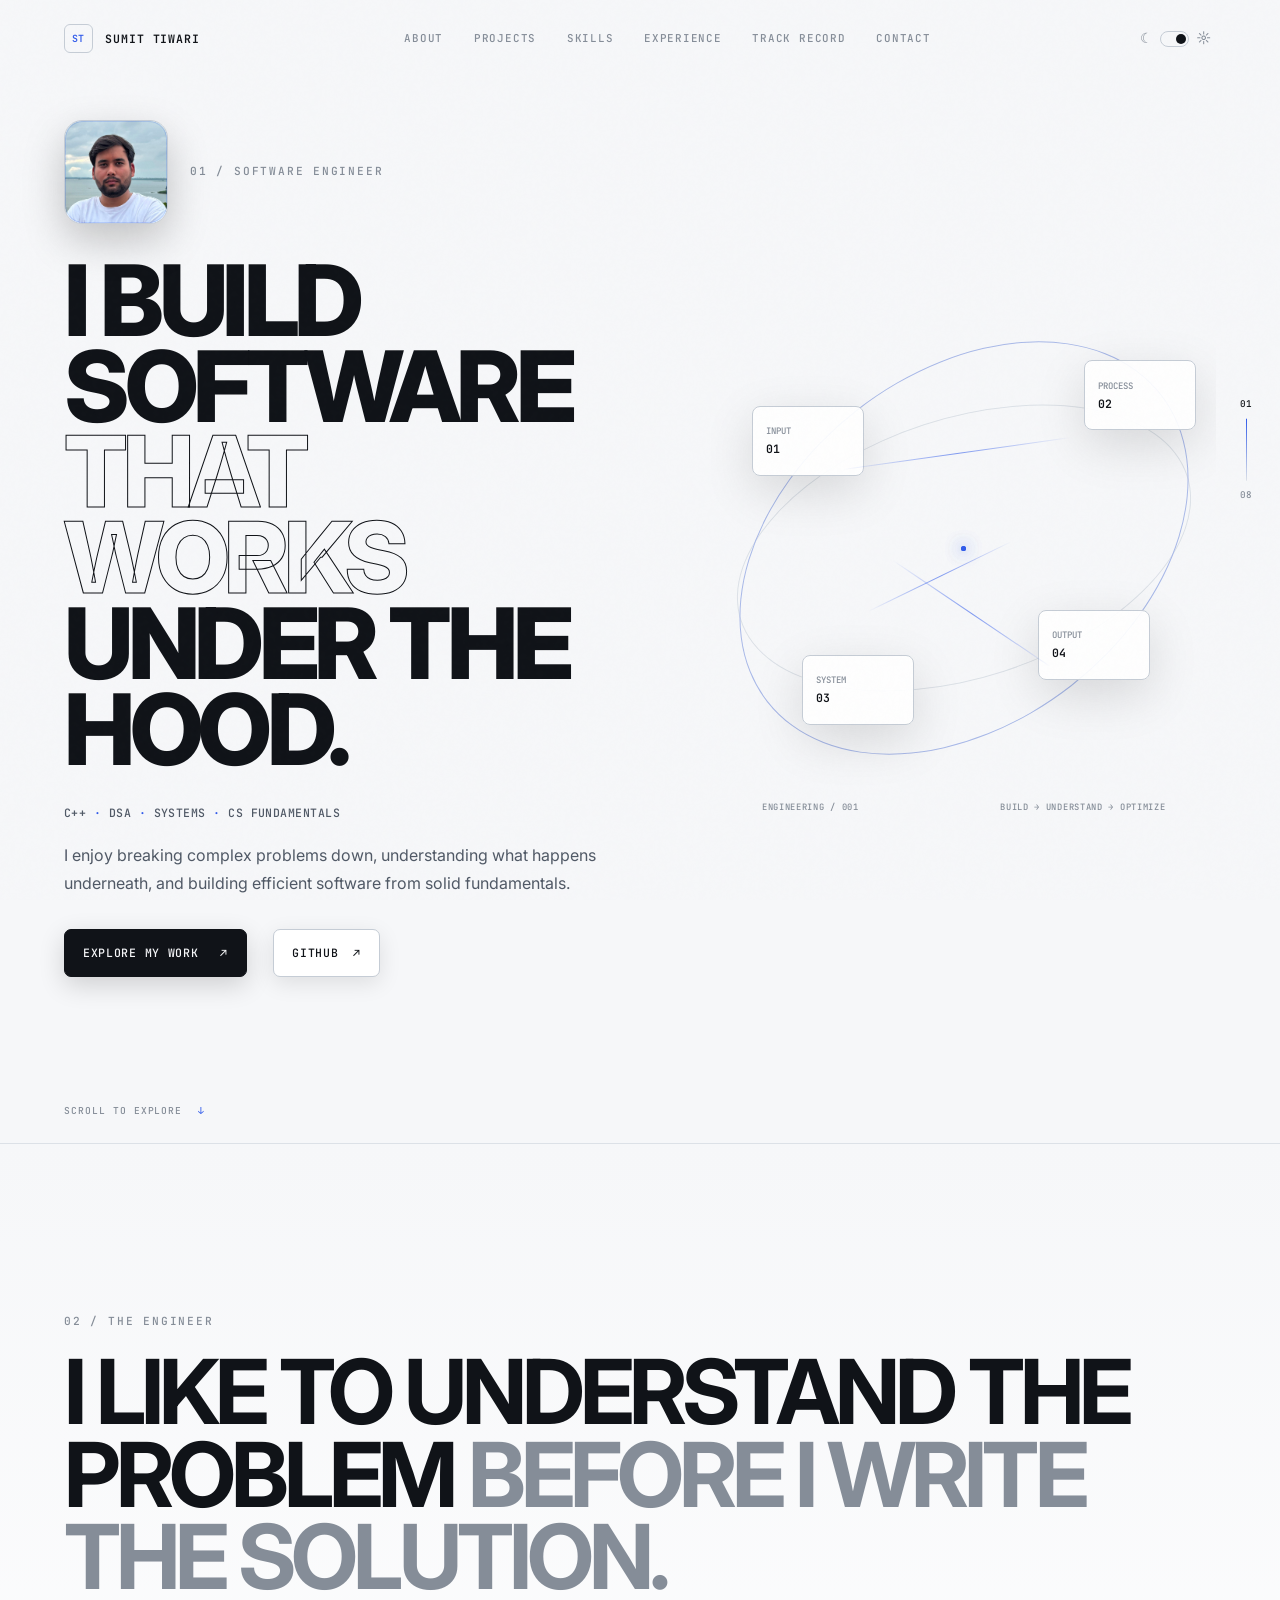
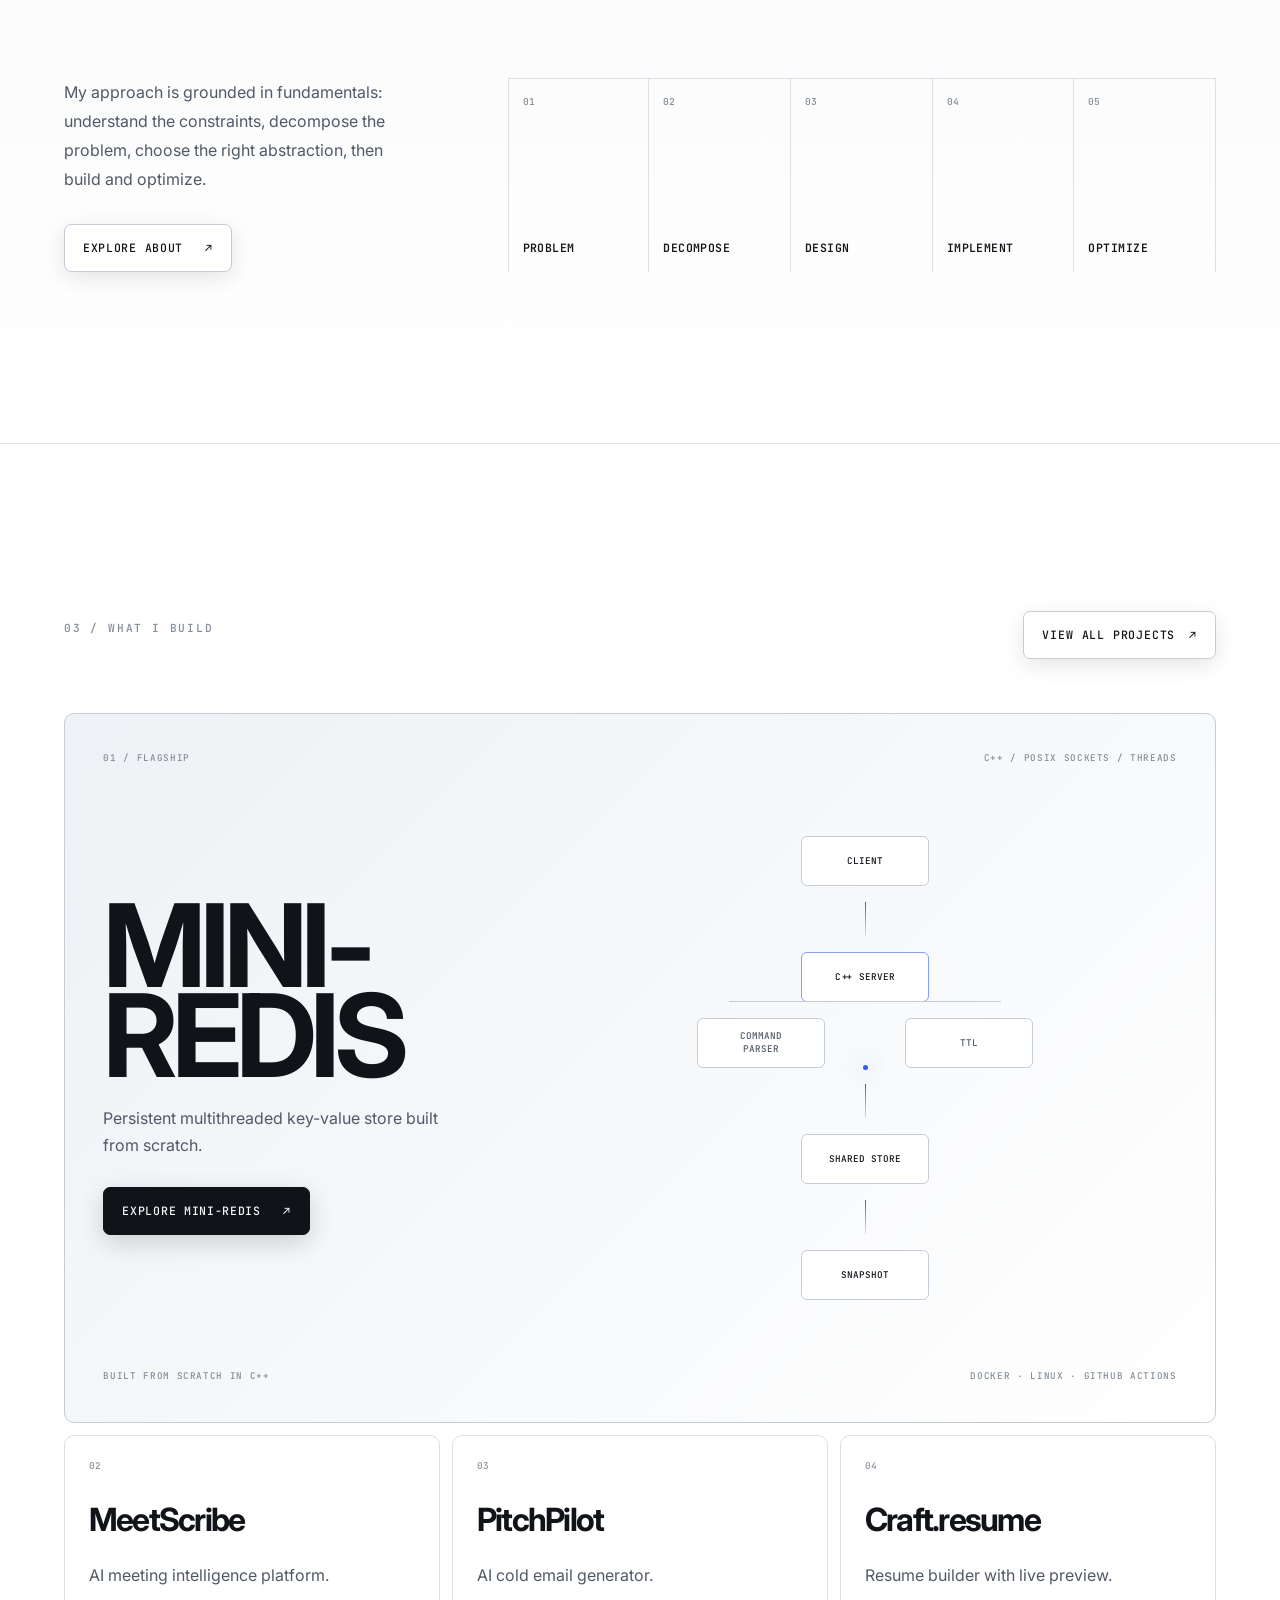
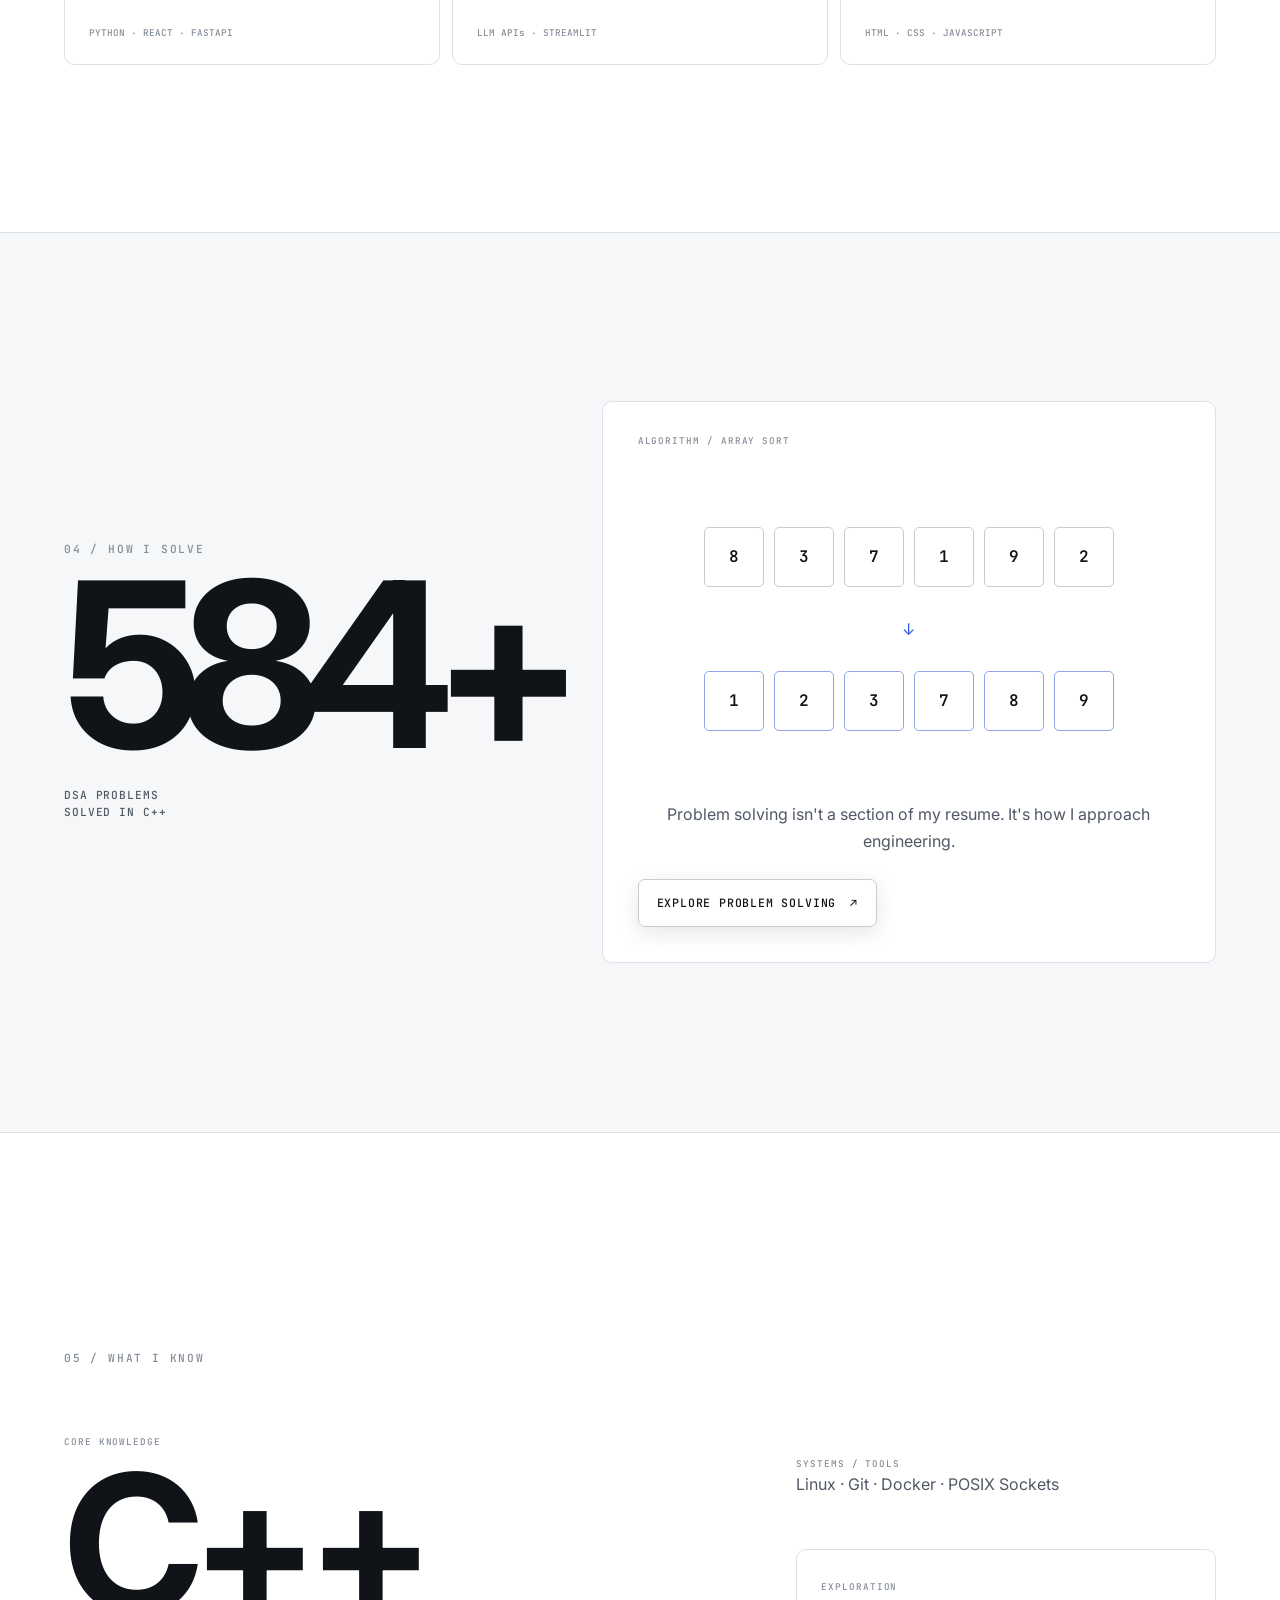
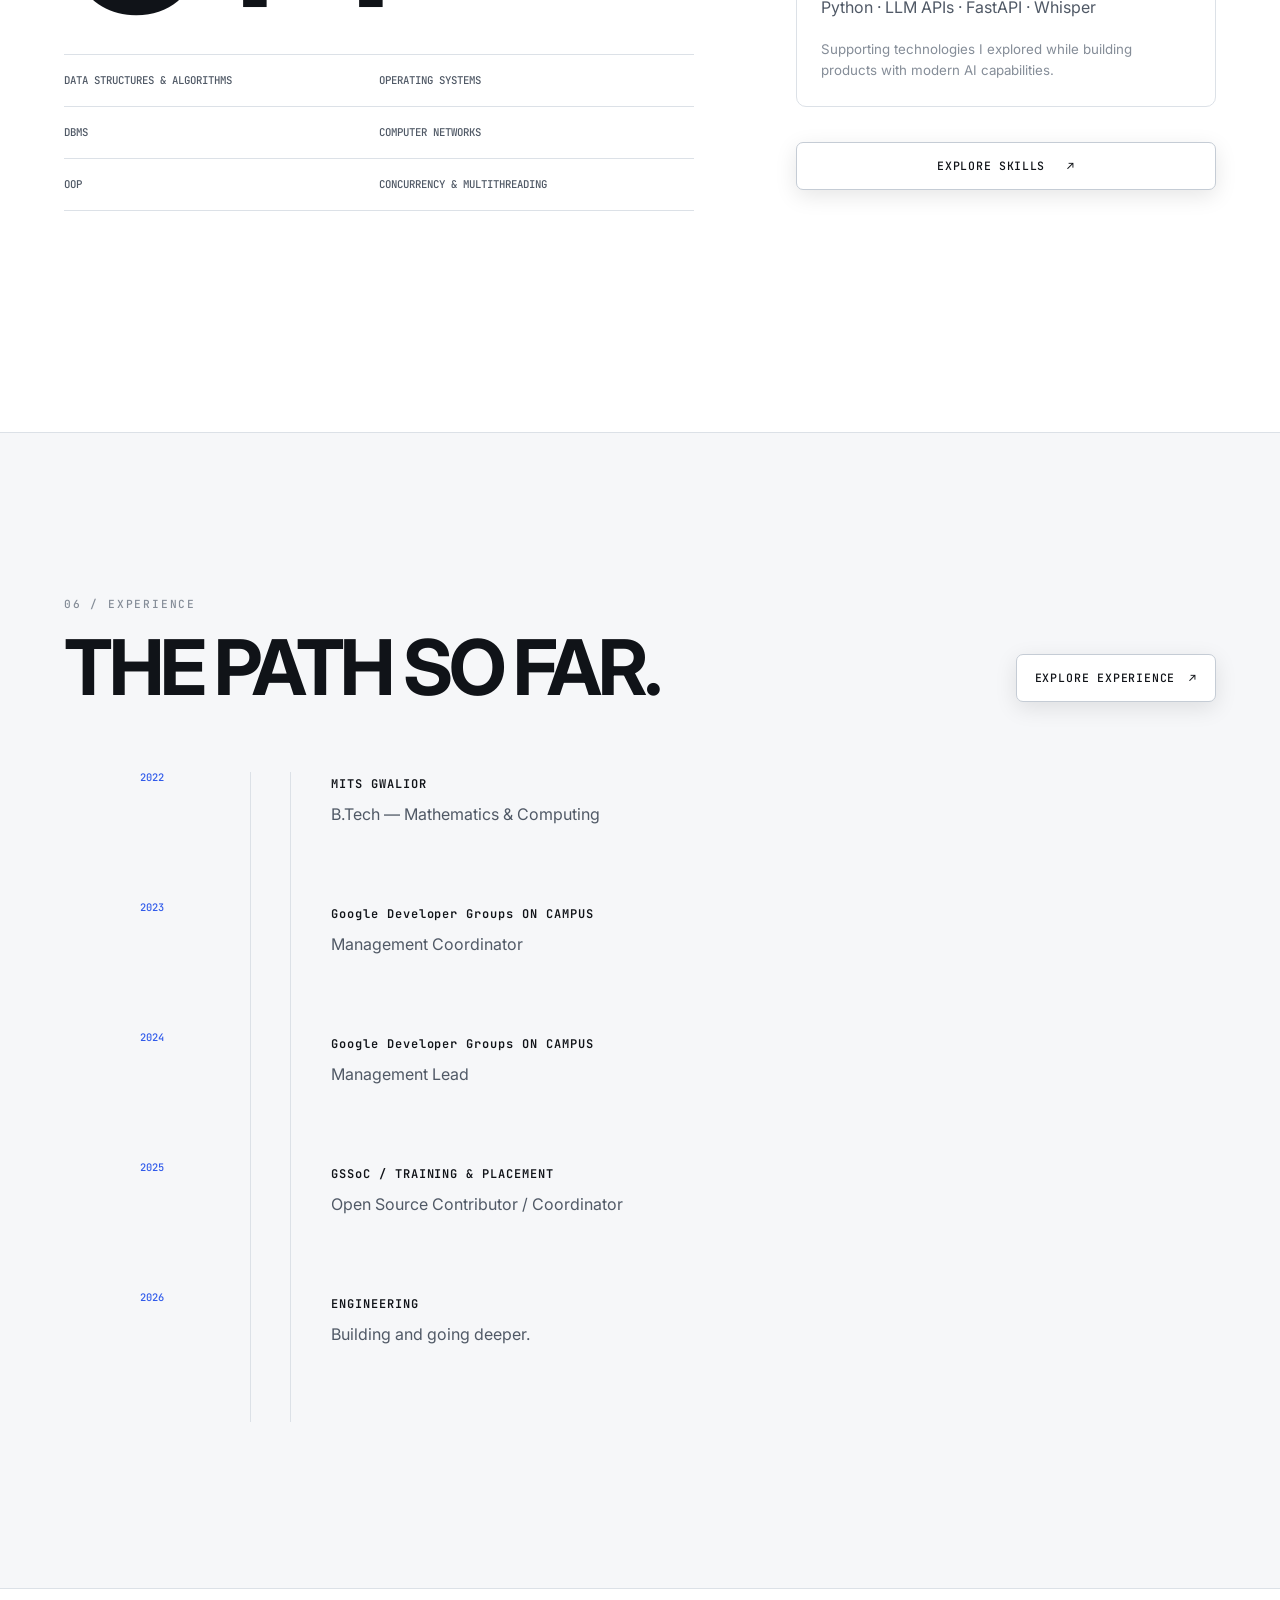
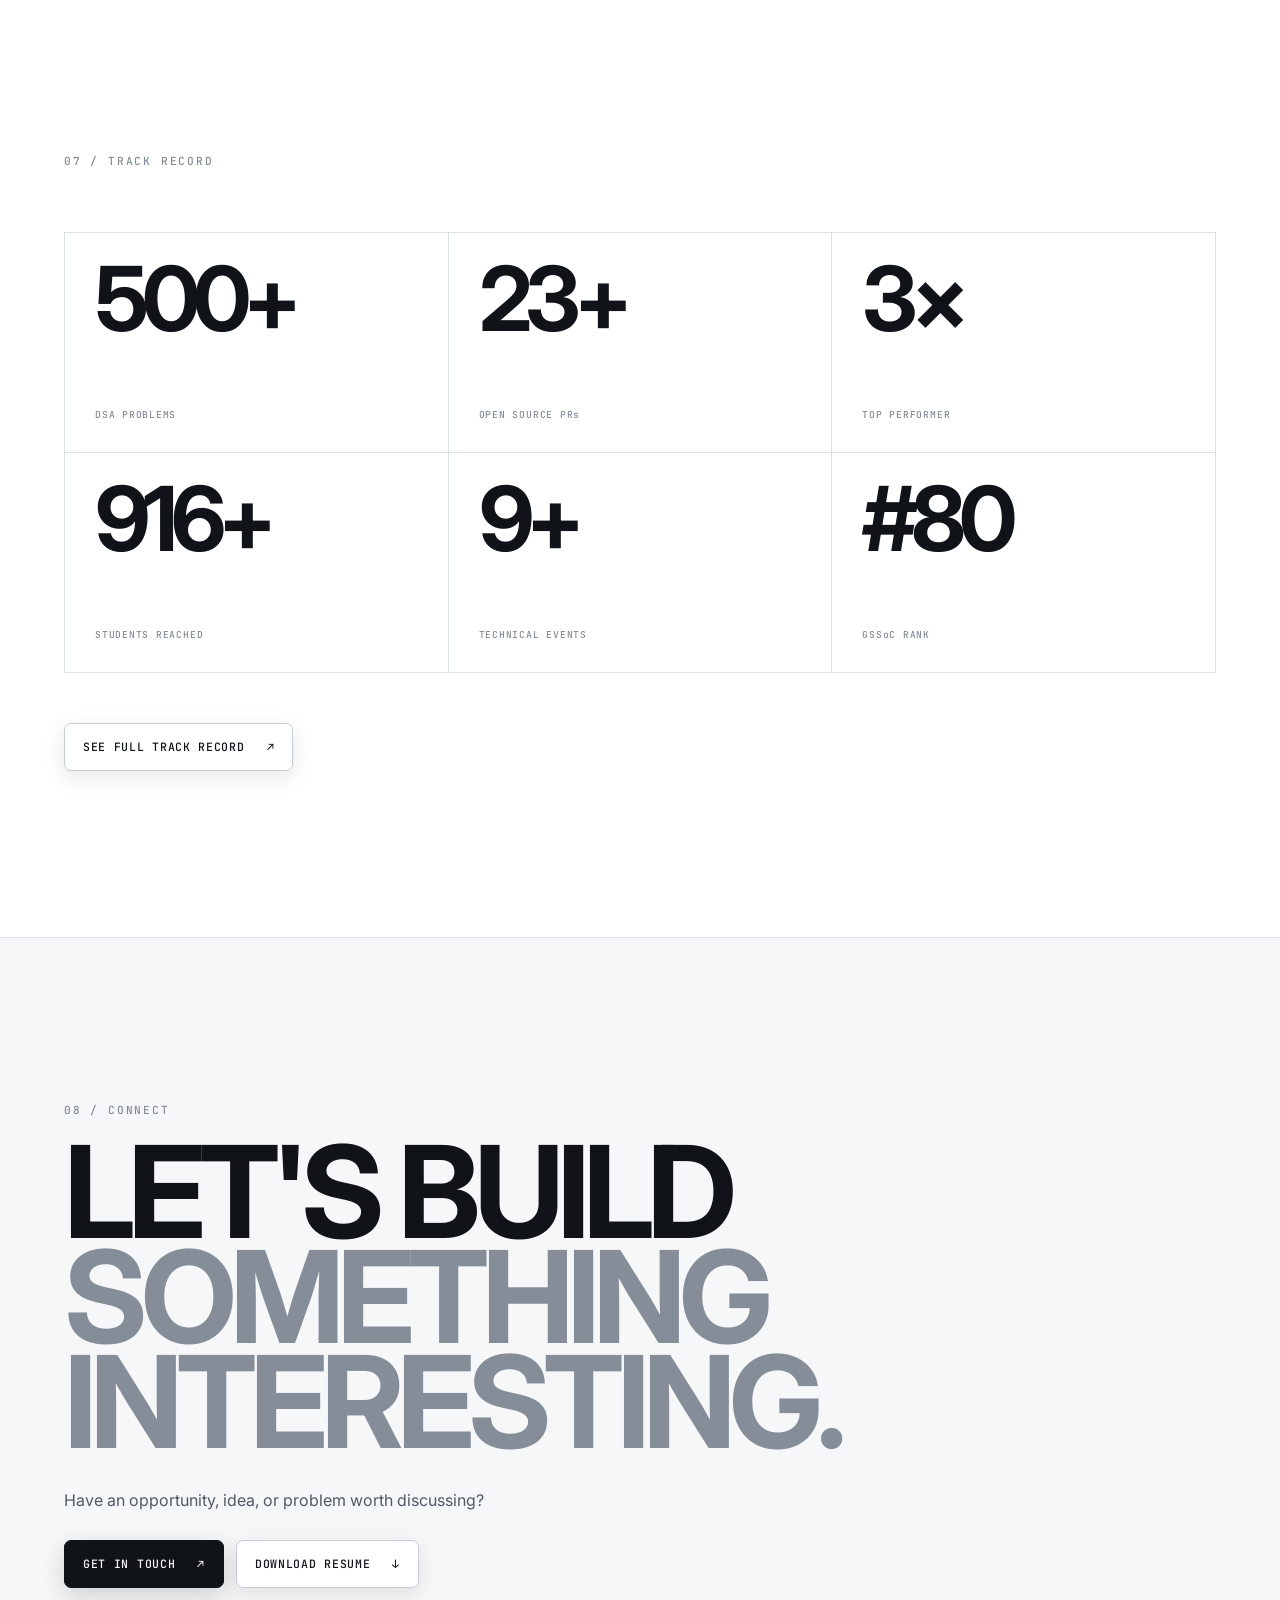
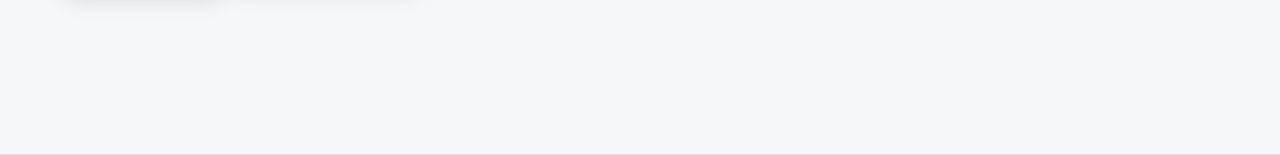
<file: index.html>
<!DOCTYPE html>
<html lang="en" data-theme="dark">
<head>
  <meta charset="UTF-8">
  <meta name="viewport" content="width=device-width, initial-scale=1.0">
  <meta name="description" content="Sumit Tiwari — Software Engineer focused on C++, DSA, systems and computer science fundamentals.">
  
  <meta property="og:type" content="website">
  <meta property="og:title" content="Sumit Tiwari — Software Engineer">
  <meta property="og:description" content="Software Engineer focused on C++, DSA, systems, and computer science fundamentals.">
  <meta property="og:url" content="https://mesumittiwari.github.io/">
  <meta property="og:image" content="https://mesumittiwari.github.io/assets/images/og-image.jpg">
  <meta property="og:image:type" content="image/jpeg">
  <meta property="og:image:width" content="1200">
  <meta property="og:image:height" content="630">

  <meta name="twitter:card" content="summary_large_image">
  <meta name="twitter:title" content="Sumit Tiwari — Software Engineer">
  <meta name="twitter:description" content="Software Engineer focused on C++, DSA, systems, and computer science fundamentals.">
  <meta name="twitter:image" content="https://mesumittiwari.github.io/assets/images/og-image.jpg">

  <title>Sumit Tiwari — Software Engineer</title>
  <link rel="icon" type="image/png" sizes="32x32" href="./assets/icons/favicon-32x32.png">
  <link rel="icon" type="image/png" sizes="16x16" href="./assets/icons/favicon-16x16.png">
  <link rel="apple-touch-icon" href="./assets/icons/apple-touch-icon.png">
  <script>
    (() => {
      const saved = localStorage.getItem("portfolio-theme");
      const theme = saved || (matchMedia("(prefers-color-scheme: light)").matches ? "light" : "dark");
      document.documentElement.dataset.theme = theme;
    })();
  </script>
  <link rel="preconnect" href="https://fonts.googleapis.com">
  <link rel="preconnect" href="https://fonts.gstatic.com" crossorigin>
  <link href="https://fonts.googleapis.com/css2?family=Inter:wght@400;500;600;700;800&family=JetBrains+Mono:wght@400;500;600&display=swap" rel="stylesheet">
  <link rel="stylesheet" href="css/variables.css">
  <link rel="stylesheet" href="css/base.css">
  <link rel="stylesheet" href="css/navigation.css">
  <link rel="stylesheet" href="css/components.css">
  <link rel="stylesheet" href="css/home.css">
  <link rel="stylesheet" href="css/pages.css">
  <link rel="stylesheet" href="css/responsive.css">
<link rel="stylesheet" href="css/responsive-fix.css">
</head>
<body class="home-page">
  <div class="page-noise" aria-hidden="true"></div>
  <div class="cursor-glow" aria-hidden="true"></div>

  <header class="site-nav" id="site-nav">
    <a class="brand" href="index.html" aria-label="Sumit Tiwari home">
      <span class="brand-mark">ST</span>
      <span class="brand-name">SUMIT TIWARI</span>
    </a>

    <nav class="desktop-nav" aria-label="Primary navigation">
      <a href="#engineer" data-nav-target="engineer">About</a>
      <a href="#projects" data-nav-target="projects">Projects</a>
      <a href="#skills" data-nav-target="skills">Skills</a>
      <a href="#experience" data-nav-target="experience">Experience</a>
      <a href="#track-record" data-nav-target="track-record">Track Record</a>
      <a href="#contact" data-nav-target="contact">Contact</a>
    </nav>

    <div class="nav-actions">
      <button class="theme-toggle interactive" type="button" aria-label="Toggle light and dark mode">
        <span class="theme-icon theme-icon-moon">☾</span>
        <span class="theme-toggle-track"><span class="theme-toggle-thumb"></span></span>
        <span class="theme-icon theme-icon-sun">☼</span>
      </button>
      <button class="menu-toggle interactive" type="button" aria-label="Open navigation" aria-expanded="false">
        <span></span><span></span>
      </button>
    </div>
  </header>
<div class="mobile-nav-panel" aria-hidden="true">
  <nav aria-label="Mobile navigation">
    <a href="#engineer" data-mobile-nav>About <span>01</span></a>
    <a href="#projects" data-mobile-nav>Projects <span>02</span></a>
    <a href="#skills" data-mobile-nav>Skills <span>03</span></a>
    <a href="#experience" data-mobile-nav>Experience <span>04</span></a>
    <a href="#track-record" data-mobile-nav>Track Record <span>05</span></a>
    <a href="#contact" data-mobile-nav>Contact <span>06</span></a>
  </nav>
</div>

  <aside class="section-index" aria-label="Homepage sections">
    <span class="section-index-current">01</span>
    <div class="section-index-line"></div>
    <span class="section-index-total">08</span>
  </aside>

  <main id="home">
    <section class="home-section hero-section" id="hero" data-section="01">
      <div class="container hero-grid">
        <div class="hero-copy reveal">
          <div class="hero-identity">
            <div class="hero-portrait">
              <img src="assets/images/profile.jpg" alt="Sumit Tiwari">
            </div>
            <p class="eyebrow">01 / SOFTWARE ENGINEER</p>
          </div>
          <h1>I BUILD SOFTWARE<br><em>THAT WORKS</em><br>UNDER THE HOOD.</h1>
          <p class="hero-subtitle">C++ <span>·</span> DSA <span>·</span> Systems <span>·</span> CS Fundamentals</p>
          <p class="hero-description">I enjoy breaking complex problems down, understanding what happens underneath, and building efficient software from solid fundamentals.</p>
          <div class="hero-actions">
            <a class="button button-primary interactive" href="#projects">Explore my work <span>↗</span></a>
            <a class="text-link interactive" href="https://github.com/" target="_blank" rel="noreferrer">GitHub <span>↗</span></a>
          </div>
        </div>

        <div class="hero-visual reveal delay-1" aria-label="Abstract software system visualization">
          <div class="system-orbit orbit-one"></div>
          <div class="system-orbit orbit-two"></div>
          <div class="system-node node-input"><span>INPUT</span><b>01</b></div>
          <div class="system-node node-process"><span>PROCESS</span><b>02</b></div>
          <div class="system-node node-system"><span>SYSTEM</span><b>03</b></div>
          <div class="system-node node-output"><span>OUTPUT</span><b>04</b></div>
          <div class="system-line line-a"></div>
          <div class="system-line line-b"></div>
          <div class="system-line line-c"></div>
          <div class="data-packet packet-a"></div>
          <div class="data-packet packet-b"></div>
          <div class="visual-caption"><span>ENGINEERING / 001</span><span>BUILD → UNDERSTAND → OPTIMIZE</span></div>
        </div>
      </div>
      <a class="scroll-cue interactive" href="#engineer"><span>Scroll to explore</span><i>↓</i></a>
    </section>

    <section class="home-section engineer-section" id="engineer" data-section="02">
      <div class="container">
        <div class="section-heading reveal">
          <p class="eyebrow">02 / THE ENGINEER</p>
          <h2>I LIKE TO UNDERSTAND THE PROBLEM <span>BEFORE I WRITE THE SOLUTION.</span></h2>
        </div>
        <div class="process-grid reveal">
          <div class="process-intro">
            <p>My approach is grounded in fundamentals: understand the constraints, decompose the problem, choose the right abstraction, then build and optimize.</p>
            <a class="button button-outline interactive" href="pages/about.html" data-page-link>Explore about <span>↗</span></a>
          </div>
          <div class="process-steps">
            <div class="process-step"><span>01</span><strong>PROBLEM</strong></div>
            <div class="process-step"><span>02</span><strong>DECOMPOSE</strong></div>
            <div class="process-step"><span>03</span><strong>DESIGN</strong></div>
            <div class="process-step"><span>04</span><strong>IMPLEMENT</strong></div>
            <div class="process-step"><span>05</span><strong>OPTIMIZE</strong></div>
          </div>
        </div>
      </div>
    </section>

    <section class="home-section build-section" id="projects" data-section="03">
      <div class="container">
        <div class="section-topline reveal">
          <p class="eyebrow">03 / WHAT I BUILD</p>
          <a class="text-link interactive" href="pages/projects.html" data-page-link>View all projects <span>↗</span></a>
        </div>
        <article class="flagship-project interactive reveal">
          <div class="project-meta">
            <span>01 / FLAGSHIP</span>
            <span>C++ / POSIX SOCKETS / THREADS</span>
          </div>
          <div class="flagship-content">
            <div>
              <h2>MINI-<br>REDIS</h2>
              <p>Persistent multithreaded key-value store built from scratch.</p>
              <a class="button button-primary interactive" href="pages/projects/mini-redis.html" data-page-link>Explore Mini-Redis <span>↗</span></a>
            </div>
            <div class="mini-architecture" aria-label="Mini-Redis architecture preview">
              <div class="arch-node arch-client">CLIENT</div>
              <div class="arch-connector c1"></div>
              <div class="arch-node arch-server">C++ SERVER</div>
              <div class="arch-branches">
                <div class="arch-node">COMMAND<br>PARSER</div>
                <div class="arch-node">TTL</div>
              </div>
              <div class="arch-connector c2"></div>
              <div class="arch-node arch-store">SHARED STORE</div>
              <div class="arch-connector c3"></div>
              <div class="arch-node arch-snapshot">SNAPSHOT</div>
              <span class="arch-packet"></span>
            </div>
          </div>
          <div class="project-footer">
            <span>BUILT FROM SCRATCH IN C++</span>
            <span>DOCKER · LINUX · GITHUB ACTIONS</span>
          </div>
        </article>
        <div class="other-projects reveal">
          <article class="mini-project interactive"><span>02</span><h3>MeetScribe</h3><p>AI meeting intelligence platform.</p><small>PYTHON · REACT · FASTAPI</small></article>
          <article class="mini-project interactive"><span>03</span><h3>PitchPilot</h3><p>AI cold email generator.</p><small>LLM APIs · STREAMLIT</small></article>
          <article class="mini-project interactive"><span>04</span><h3>Craft.resume</h3><p>Resume builder with live preview.</p><small>HTML · CSS · JAVASCRIPT</small></article>
        </div>
      </div>
    </section>

    <section class="home-section solve-section" id="solve" data-section="04">
      <div class="container solve-grid">
        <div class="solve-number reveal">
          <p class="eyebrow">04 / HOW I SOLVE</p>
          <strong data-counter="600">0+</strong>
          <span>DSA PROBLEMS<br>SOLVED IN C++</span>
        </div>
        <div class="algorithm-stage reveal delay-1">
          <div class="algorithm-label">ALGORITHM / ARRAY SORT</div>
          <div class="array-row">
            <span>8</span><span>3</span><span>7</span><span>1</span><span>9</span><span>2</span>
          </div>
          <div class="algorithm-arrow">↓</div>
          <div class="array-row sorted">
            <span>1</span><span>2</span><span>3</span><span>7</span><span>8</span><span>9</span>
          </div>
          <p>Problem solving isn't a section of my resume. It's how I approach engineering.</p>
          <a class="text-link interactive" href="pages/problem-solving.html" data-page-link>Explore problem solving <span>↗</span></a>
        </div>
      </div>
    </section>

    <section class="home-section know-section" id="skills" data-section="05">
      <div class="container">
        <p class="eyebrow reveal">05 / WHAT I KNOW</p>
        <div class="knowledge-layout reveal">
          <div class="knowledge-primary">
            <span>CORE KNOWLEDGE</span>
            <h2>C++</h2>
            <div class="knowledge-stack">
              <span>DATA STRUCTURES & ALGORITHMS</span>
              <span>OPERATING SYSTEMS</span>
              <span>DBMS</span>
              <span>COMPUTER NETWORKS</span>
              <span>OOP</span>
              <span>CONCURRENCY & MULTITHREADING</span>
            </div>
          </div>
          <div class="knowledge-secondary">
            <div>
              <span class="label">SYSTEMS / TOOLS</span>
              <p>Linux · Git · Docker · POSIX Sockets</p>
            </div>
            <div class="exploration-card">
              <span class="label">EXPLORATION</span>
              <p>Python · LLM APIs · FastAPI · Whisper</p>
              <small>Supporting technologies I explored while building products with modern AI capabilities.</small>
            </div>
            <a class="button button-outline interactive" href="pages/skills.html" data-page-link>Explore skills <span>↗</span></a>
          </div>
        </div>
      </div>
    </section>

    <section class="home-section experience-section" id="experience" data-section="06">
      <div class="container">
        <div class="section-topline reveal">
          <div><p class="eyebrow">06 / EXPERIENCE</p><h2>THE PATH SO FAR.</h2></div>
          <a class="text-link interactive" href="pages/experience.html" data-page-link>Explore experience <span>↗</span></a>
        </div>
        <div class="timeline-preview reveal">
          <div class="timeline-line"></div>
          <div class="timeline-item"><span class="timeline-year">2022</span><div><b>MITS GWALIOR</b><p>B.Tech — Mathematics & Computing</p></div></div>
          <div class="timeline-item"><span class="timeline-year">2023</span><div><b>Google Developer Groups ON CAMPUS</b><p>Management Coordinator</p></div></div>
          <div class="timeline-item"><span class="timeline-year">2024</span><div><b>Google Developer Groups ON CAMPUS</b><p>Management Lead</p></div></div>
          <div class="timeline-item"><span class="timeline-year">2025</span><div><b>GSSoC / TRAINING & PLACEMENT</b><p>Open Source Contributor / Coordinator</p></div></div>
          <div class="timeline-item"><span class="timeline-year">2026</span><div><b>ENGINEERING</b><p>Building and going deeper.</p></div></div>
        </div>
      </div>
    </section>

    <section class="home-section track-section" id="track-record" data-section="07">
      <div class="container">
        <p class="eyebrow reveal">07 / TRACK RECORD</p>
        <div class="track-grid reveal">
          <div class="track-stat"><strong data-counter="600">0+</strong><span>DSA PROBLEMS</span></div>
          <div class="track-stat"><strong data-counter="25">0+</strong><span>OPEN SOURCE PRs</span></div>
          <div class="track-stat"><strong data-counter="3">0×</strong><span>TOP PERFORMER</span></div>
          <div class="track-stat"><strong data-counter="1100">0+</strong><span>STUDENTS REACHED</span></div>
          <div class="track-stat"><strong data-counter="10">0+</strong><span>TECHNICAL EVENTS</span></div>
          <div class="track-stat"><strong data-counter="86">#0</strong><span>GSSoC RANK</span></div>
        </div>
        <a class="button button-outline interactive reveal" href="pages/track-record.html" data-page-link>See full track record <span>↗</span></a>
      </div>
    </section>

    <section class="home-section contact-section" id="contact" data-section="08">
      <div class="container contact-inner">
        <p class="eyebrow reveal">08 / CONNECT</p>
        <h2 class="reveal">LET'S BUILD<br><em>SOMETHING INTERESTING.</em></h2>
        <p class="contact-copy reveal">Have an opportunity, idea, or problem worth discussing?</p>
        <div class="contact-actions reveal">
          <a class="button button-primary interactive" href="pages/contact.html" data-page-link>Get in touch <span>↗</span></a>
          <a class="button button-outline interactive" href="assets/resume/Sumit-Tiwari-Resume.pdf">Download resume <span>↓</span></a>
        </div>
      </div>
    </section>
  </main>

  <script src="js/theme.js"></script>
  <script src="js/navigation.js"></script>
  <script src="js/scroll.js"></script>
  <script src="js/interactions.js"></script>
  <script src="js/page-transition.js"></script>
  <script src="js/app.js"></script>
</body>
</html>
</file>
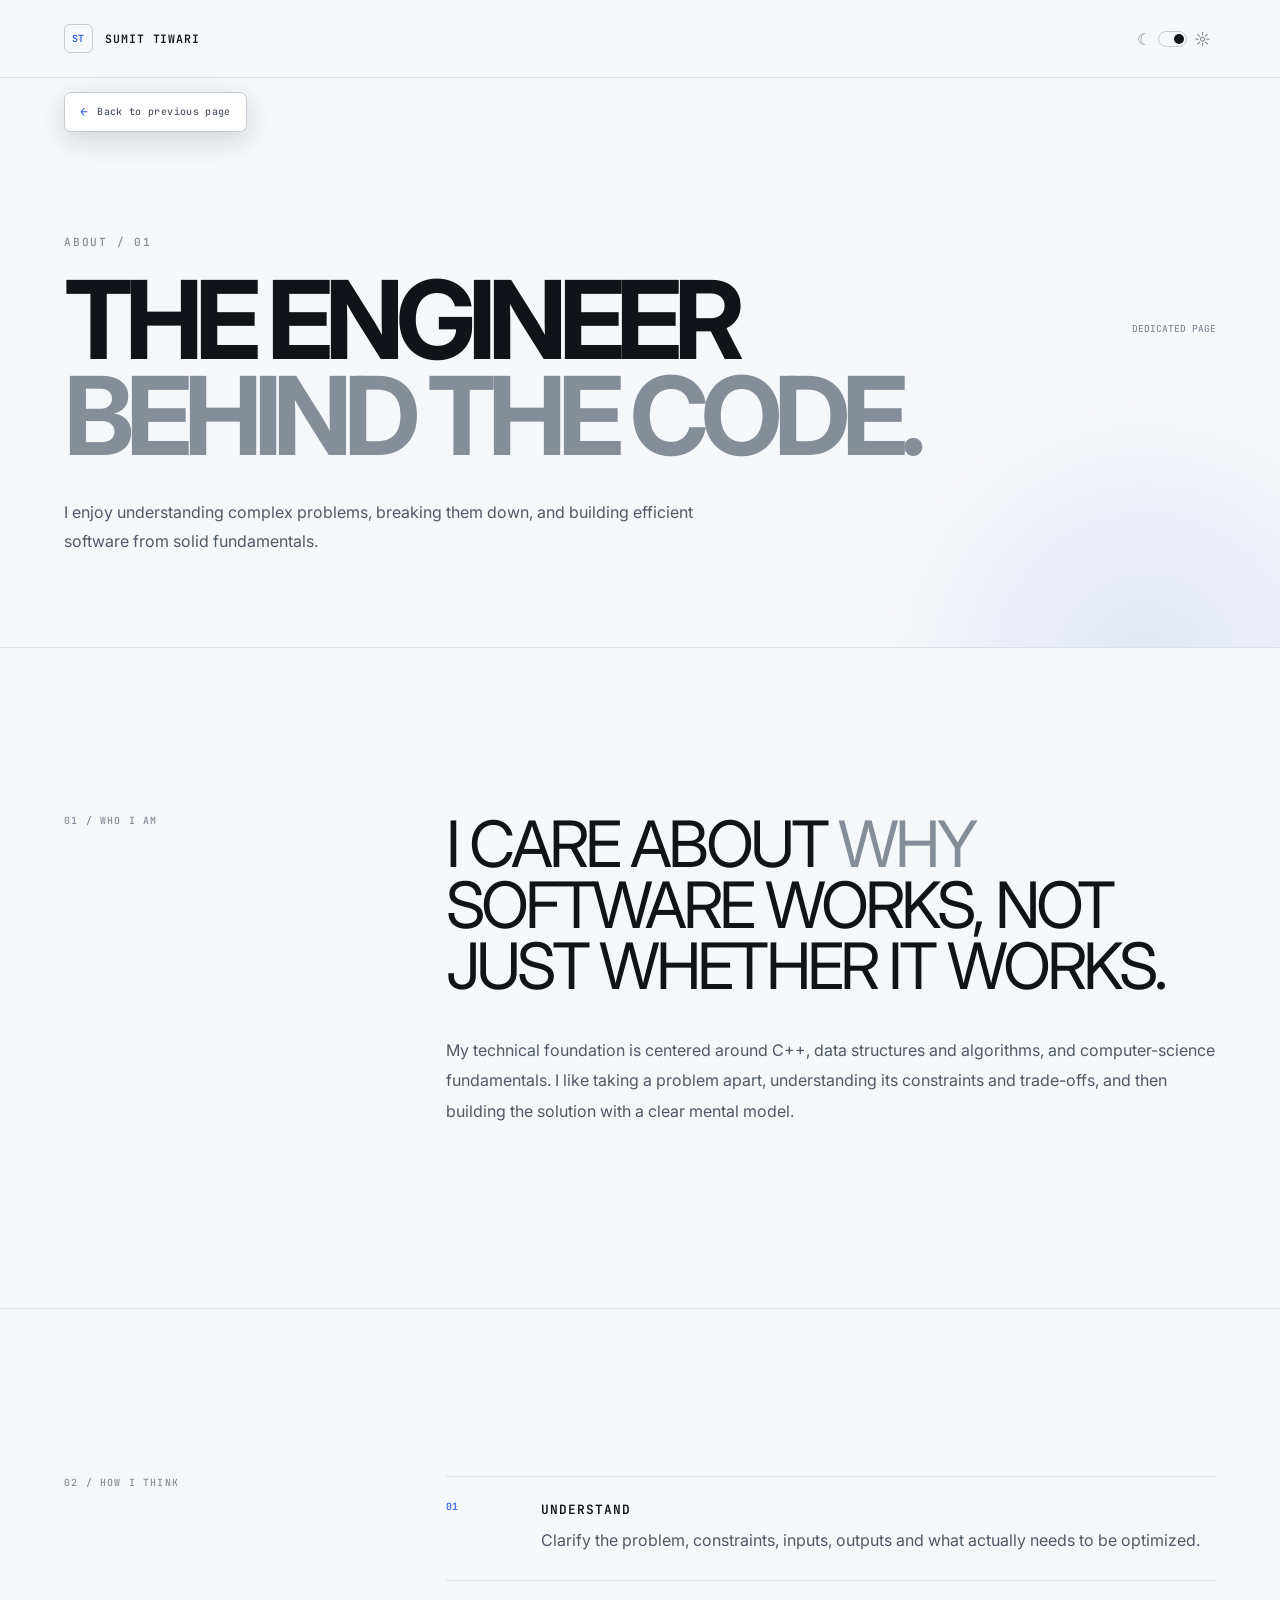
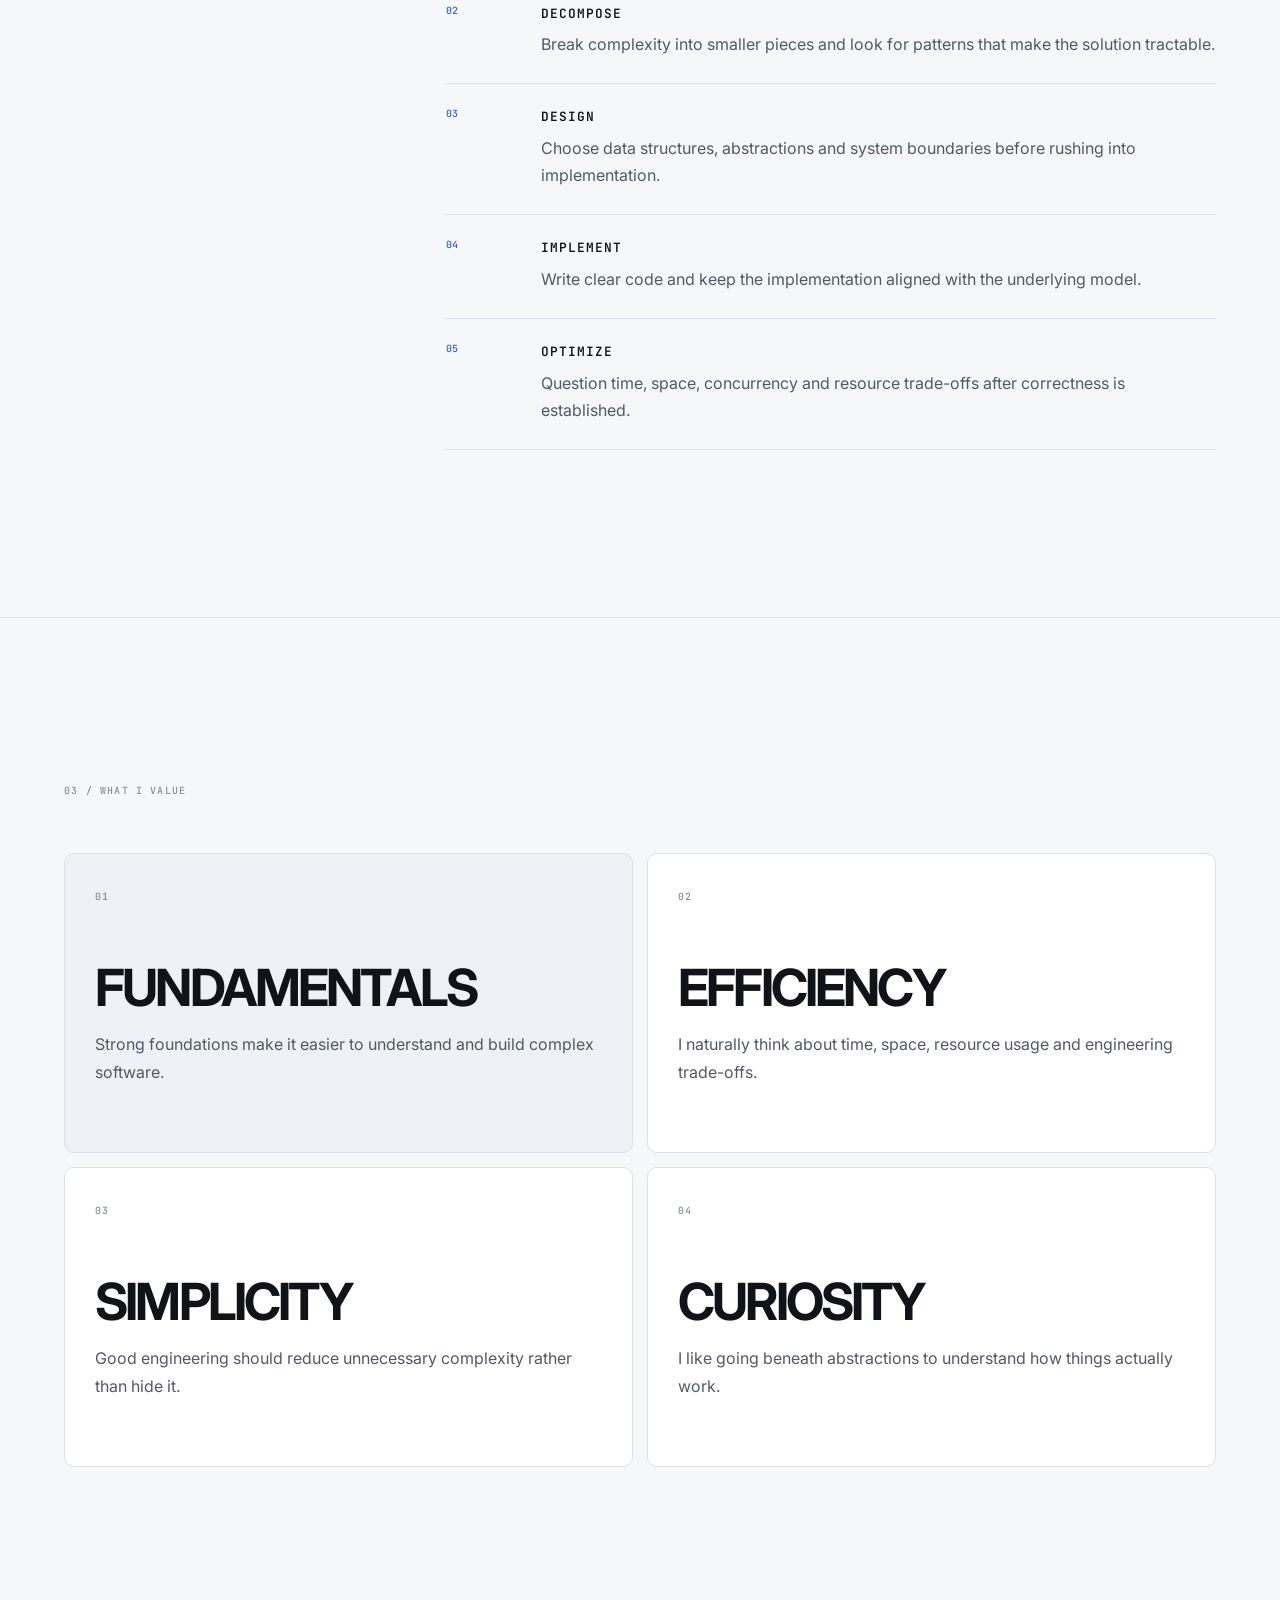
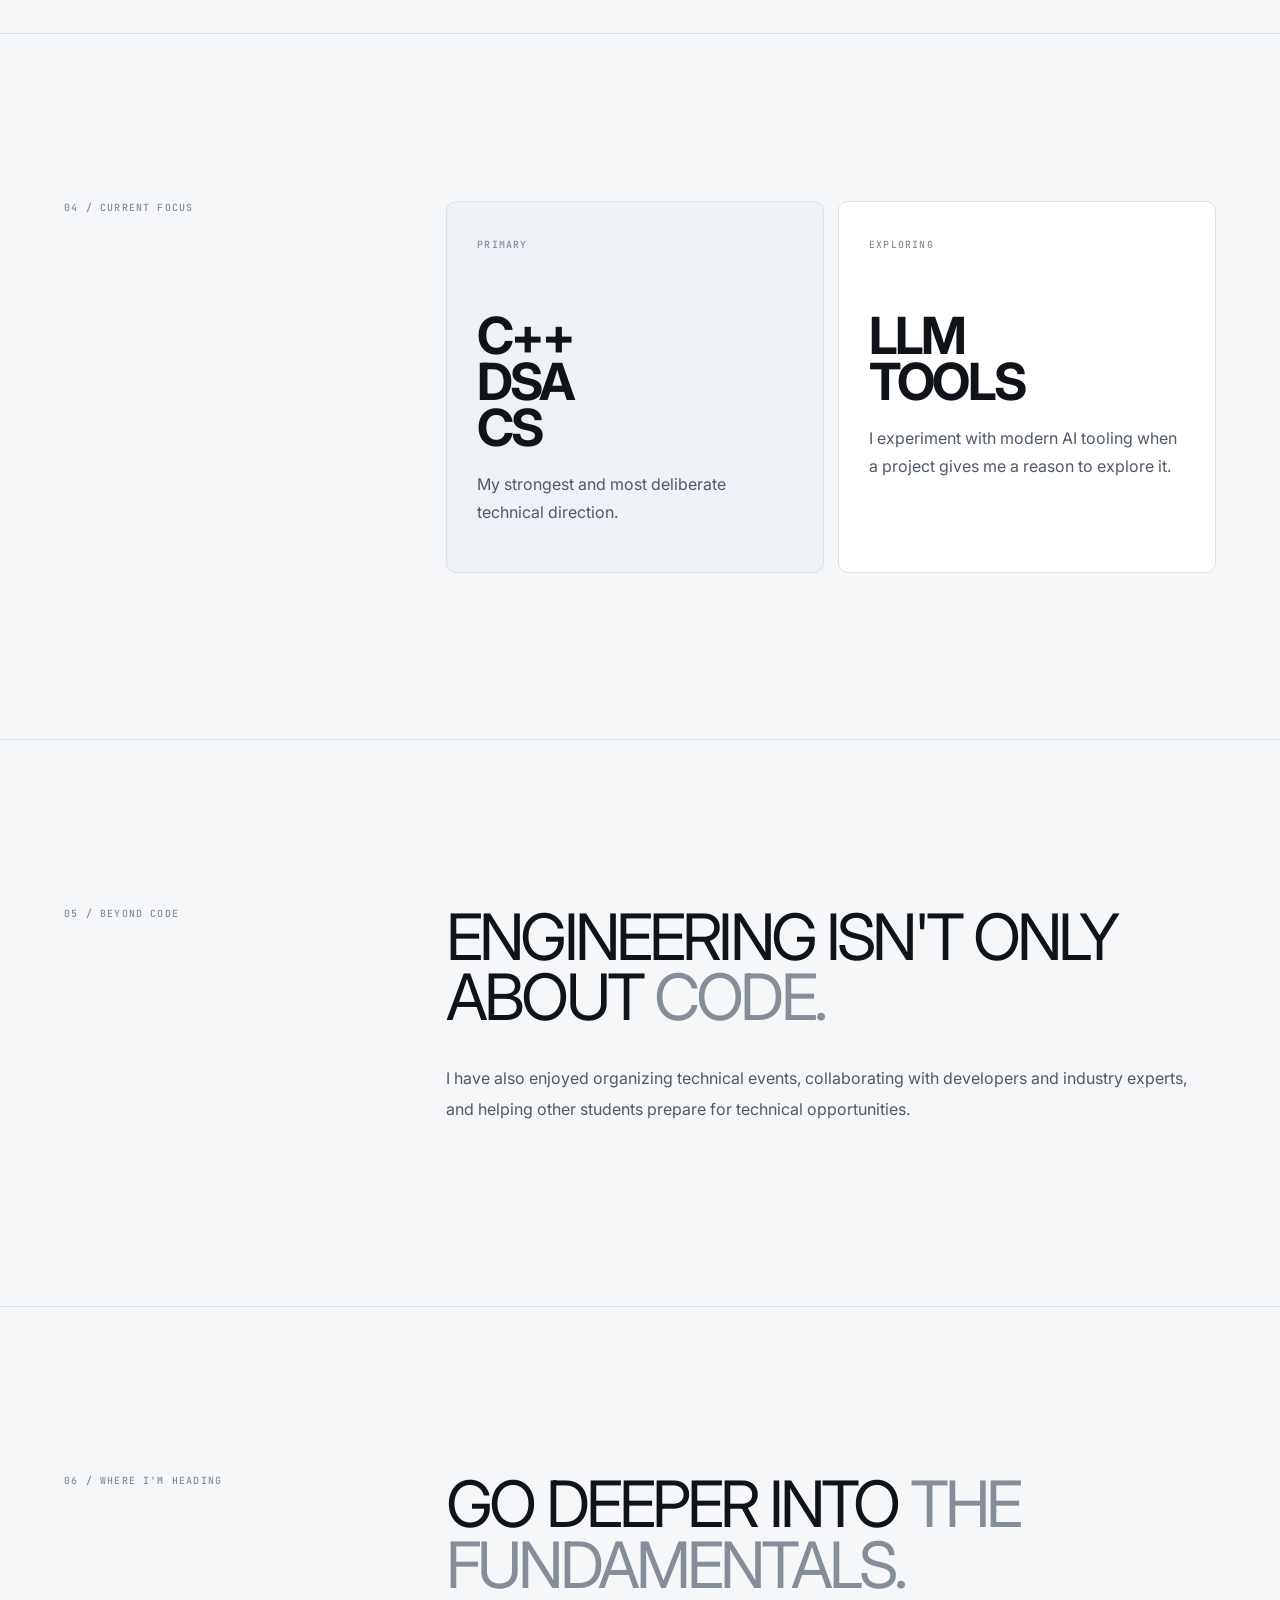
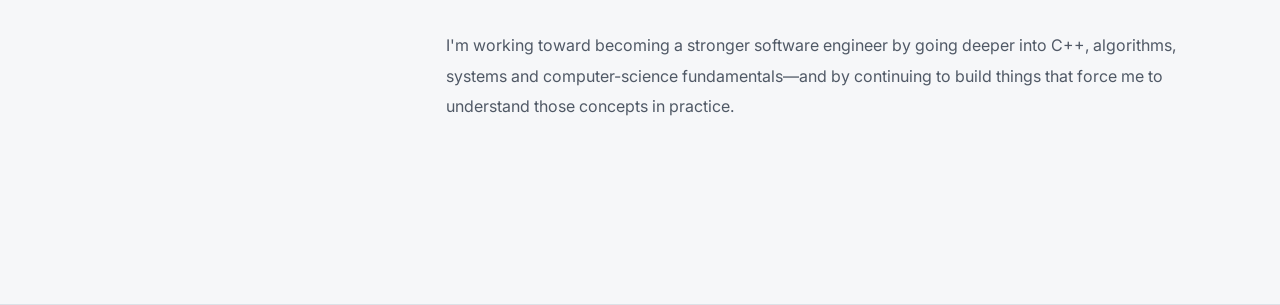
<file: pages/about.html>
<!DOCTYPE html>
<html lang="en" data-theme="dark">
<head>
<meta charset="UTF-8"><meta name="viewport" content="width=device-width,initial-scale=1">
<meta name="description" content="About — Sumit Tiwari">
<title>About — Sumit Tiwari</title>
<link rel="icon" type="image/png" sizes="32x32" href="../assets/icons/favicon-32x32.png">
<link rel="icon" type="image/png" sizes="16x16" href="../assets/icons/favicon-16x16.png">
<link rel="apple-touch-icon" href="../assets/icons/apple-touch-icon.png">
<script>document.documentElement.dataset.theme=localStorage.getItem("portfolio-theme")||(matchMedia("(prefers-color-scheme:light)").matches?"light":"dark");</script>
<link rel="preconnect" href="https://fonts.googleapis.com"><link rel="preconnect" href="https://fonts.gstatic.com" crossorigin>
<link href="https://fonts.googleapis.com/css2?family=Inter:wght@400;500;600;700;800&family=JetBrains+Mono:wght@400;500;600&display=swap" rel="stylesheet">
<link rel="stylesheet" href="../css/variables.css"><link rel="stylesheet" href="../css/base.css"><link rel="stylesheet" href="../css/navigation.css"><link rel="stylesheet" href="../css/dedicated.css"><link rel="stylesheet" href="../css/responsive.css">
<link rel="stylesheet" href="../css/responsive-fix.css">
</head>
<body class="deep-page page-shell">
<header class="site-nav scrolled"><a class="brand" href="../index.html"><span class="brand-mark">ST</span><span class="brand-name">SUMIT TIWARI</span></a><div class="nav-actions"><button class="theme-toggle" type="button" aria-label="Toggle theme"><span>☾</span><span class="theme-toggle-track"><span class="theme-toggle-thumb"></span></span><span>☼</span></button></div></header>
<a class="back-link interactive" href="../index.html" data-back-home>Back to previous page</a>
<main><section class="page-hero"><div class="container"><p class="eyebrow">ABOUT / 01</p><h1>THE ENGINEER<br><span class='muted'>BEHIND THE CODE.</span></h1><p class="lead">I enjoy understanding complex problems, breaking them down, and building efficient software from solid fundamentals.</p></div><span class="page-number">DEDICATED PAGE</span></section>
<section class="content-section"><div class="container content-grid"><div class="section-label">01 / WHO I AM</div><div><p class="statement">I CARE ABOUT <span class="muted">WHY</span> SOFTWARE WORKS, NOT JUST WHETHER IT WORKS.</p><p class="body-copy" style="margin-top:38px">My technical foundation is centered around C++, data structures and algorithms, and computer-science fundamentals. I like taking a problem apart, understanding its constraints and trade-offs, and then building the solution with a clear mental model.</p></div></div></section>
<section class="content-section"><div class="container content-grid"><div class="section-label">02 / HOW I THINK</div><div><div class="rule-list"><div class="rule-item"><span class="num">01</span><div><strong>UNDERSTAND</strong><p>Clarify the problem, constraints, inputs, outputs and what actually needs to be optimized.</p></div></div><div class="rule-item"><span class="num">02</span><div><strong>DECOMPOSE</strong><p>Break complexity into smaller pieces and look for patterns that make the solution tractable.</p></div></div><div class="rule-item"><span class="num">03</span><div><strong>DESIGN</strong><p>Choose data structures, abstractions and system boundaries before rushing into implementation.</p></div></div><div class="rule-item"><span class="num">04</span><div><strong>IMPLEMENT</strong><p>Write clear code and keep the implementation aligned with the underlying model.</p></div></div><div class="rule-item"><span class="num">05</span><div><strong>OPTIMIZE</strong><p>Question time, space, concurrency and resource trade-offs after correctness is established.</p></div></div></div></div></div></section>
<section class="content-section"><div class="container"><p class="section-label">03 / WHAT I VALUE</p><div class="focus-grid" style="margin-top:55px"><article class="focus-card primary interactive"><span class="section-label">01</span><h3>FUNDAMENTALS</h3><p>Strong foundations make it easier to understand and build complex software.</p></article><article class="focus-card interactive"><span class="section-label">02</span><h3>EFFICIENCY</h3><p>I naturally think about time, space, resource usage and engineering trade-offs.</p></article><article class="focus-card interactive"><span class="section-label">03</span><h3>SIMPLICITY</h3><p>Good engineering should reduce unnecessary complexity rather than hide it.</p></article><article class="focus-card interactive"><span class="section-label">04</span><h3>CURIOSITY</h3><p>I like going beneath abstractions to understand how things actually work.</p></article></div></div></section>
<section class="content-section"><div class="container content-grid"><div class="section-label">04 / CURRENT FOCUS</div><div class="focus-grid"><article class="focus-card primary interactive"><span class="section-label">PRIMARY</span><h3>C++<br>DSA<br>CS</h3><p>My strongest and most deliberate technical direction.</p></article><article class="focus-card interactive"><span class="section-label">EXPLORING</span><h3>LLM<br>TOOLS</h3><p>I experiment with modern AI tooling when a project gives me a reason to explore it.</p></article></div></div></section>
<section class="content-section"><div class="container content-grid"><div class="section-label">05 / BEYOND CODE</div><div><p class="statement">ENGINEERING ISN'T ONLY ABOUT <span class="muted">CODE.</span></p><p class="body-copy" style="margin-top:35px">I have also enjoyed organizing technical events, collaborating with developers and industry experts, and helping other students prepare for technical opportunities.</p></div></div></section>
<section class="content-section"><div class="container content-grid"><div class="section-label">06 / WHERE I'M HEADING</div><div><p class="statement">GO DEEPER INTO <span class="muted">THE FUNDAMENTALS.</span></p><p class="body-copy" style="margin-top:35px">I'm working toward becoming a stronger software engineer by going deeper into C++, algorithms, systems and computer-science fundamentals—and by continuing to build things that force me to understand those concepts in practice.</p></div></div></section>
</main><script src="../js/theme.js"></script><script src="../js/interactions.js"></script><script src="../js/scroll.js"></script><script src="../js/page-transition.js"></script>
</body></html>
</file>
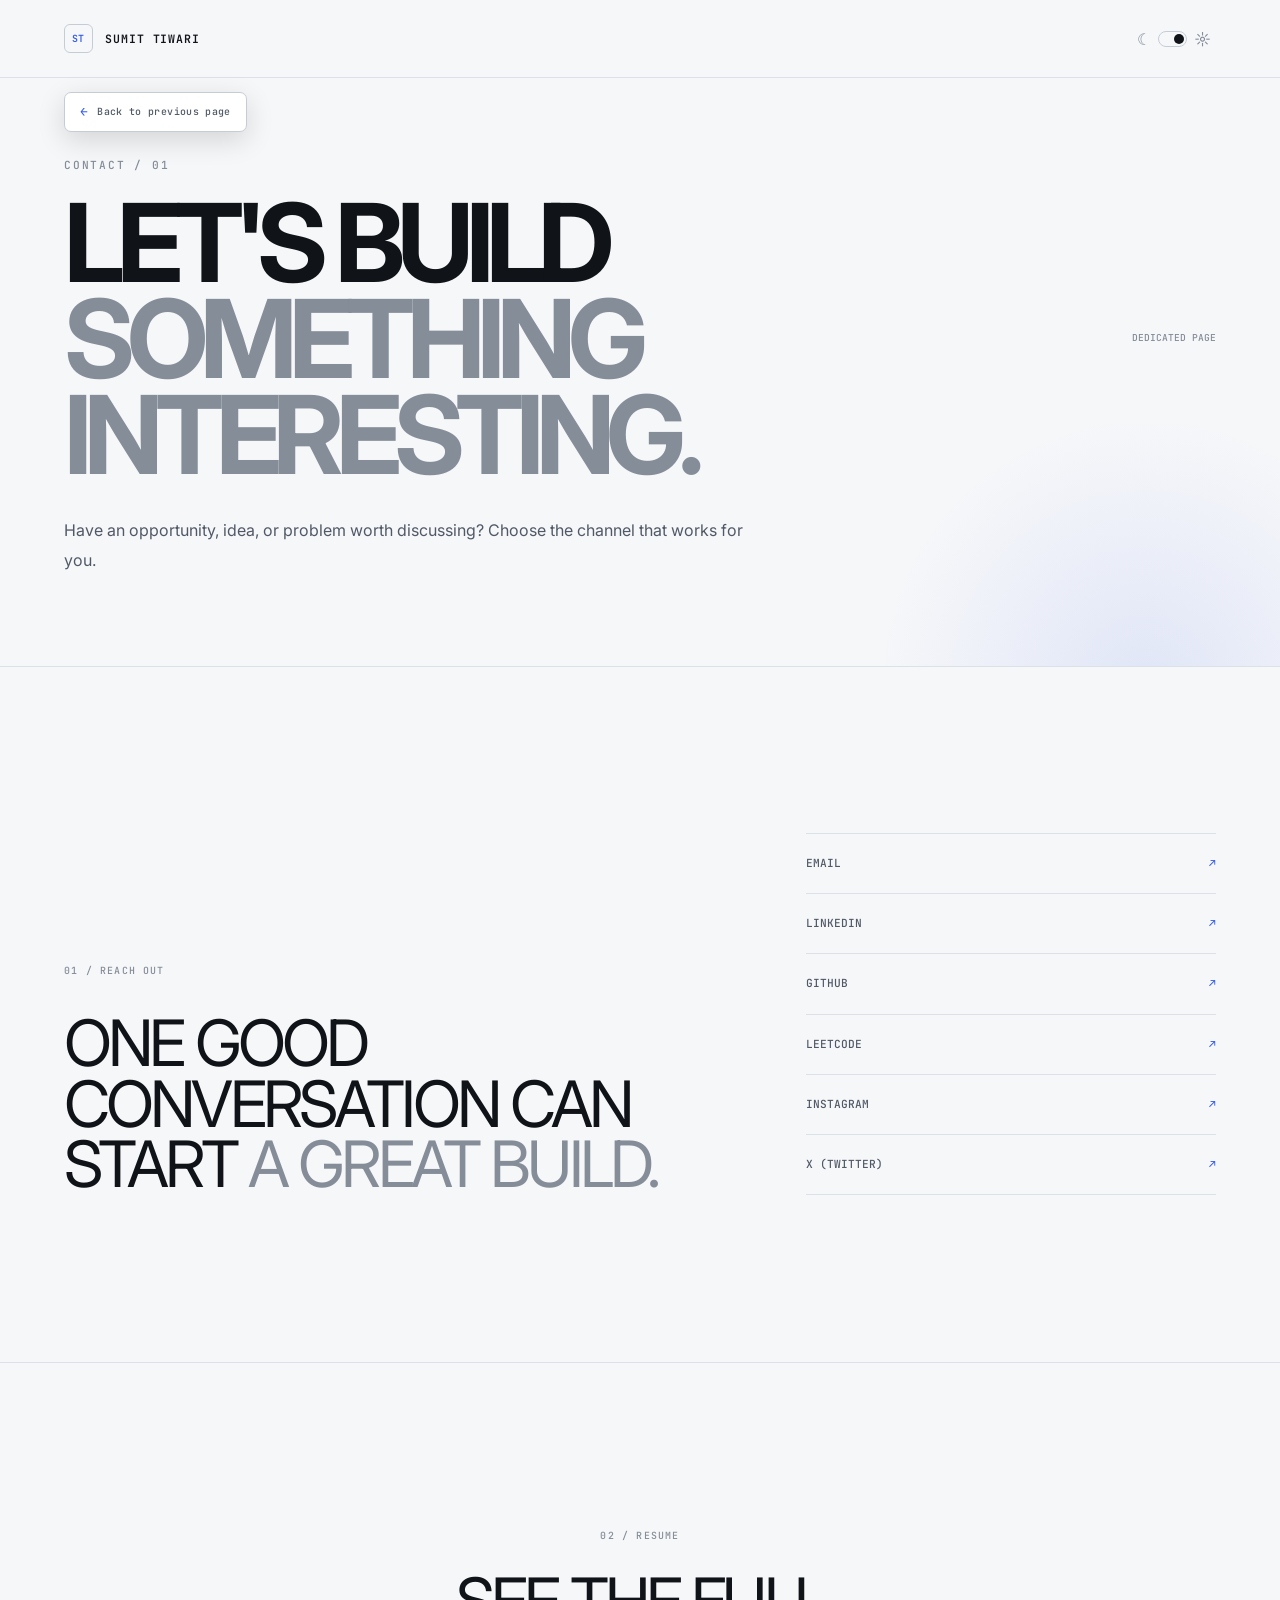
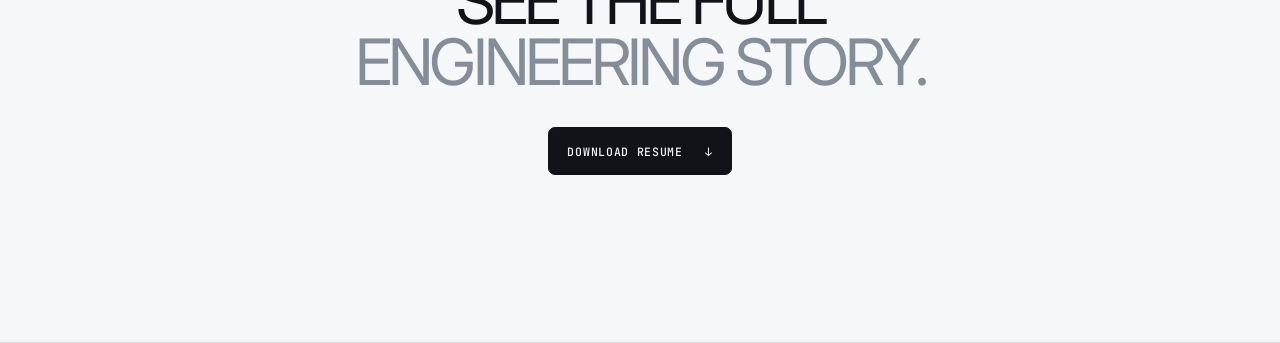
<file: pages/contact.html>
<!DOCTYPE html>
<html lang="en" data-theme="dark">
<head>
<meta charset="UTF-8"><meta name="viewport" content="width=device-width,initial-scale=1">
<meta name="description" content="Contact — Sumit Tiwari">
<title>Contact — Sumit Tiwari</title>
<link rel="icon" type="image/png" sizes="32x32" href="../assets/icons/favicon-32x32.png">
<link rel="icon" type="image/png" sizes="16x16" href="../assets/icons/favicon-16x16.png">
<link rel="apple-touch-icon" href="../assets/icons/apple-touch-icon.png">
<script>document.documentElement.dataset.theme=localStorage.getItem("portfolio-theme")||(matchMedia("(prefers-color-scheme:light)").matches?"light":"dark");</script>
<link rel="preconnect" href="https://fonts.googleapis.com"><link rel="preconnect" href="https://fonts.gstatic.com" crossorigin>
<link href="https://fonts.googleapis.com/css2?family=Inter:wght@400;500;600;700;800&family=JetBrains+Mono:wght@400;500;600&display=swap" rel="stylesheet">
<link rel="stylesheet" href="../css/variables.css"><link rel="stylesheet" href="../css/base.css"><link rel="stylesheet" href="../css/navigation.css"><link rel="stylesheet" href="../css/dedicated.css"><link rel="stylesheet" href="../css/responsive.css">
<link rel="stylesheet" href="../css/responsive-fix.css">
</head>
<body class="deep-page page-shell">
<header class="site-nav scrolled"><a class="brand" href="../index.html"><span class="brand-mark">ST</span><span class="brand-name">SUMIT TIWARI</span></a><div class="nav-actions"><button class="theme-toggle" type="button" aria-label="Toggle theme"><span>☾</span><span class="theme-toggle-track"><span class="theme-toggle-thumb"></span></span><span>☼</span></button></div></header>
<a class="back-link interactive" href="../index.html" data-back-home>Back to previous page</a>
<main><section class="page-hero"><div class="container"><p class="eyebrow">CONTACT / 01</p><h1>LET'S BUILD<br><span class='muted'>SOMETHING INTERESTING.</span></h1><p class="lead">Have an opportunity, idea, or problem worth discussing? Choose the channel that works for you.</p></div><span class="page-number">DEDICATED PAGE</span></section>
<section class="content-section"><div class="container contact-grid"><div><p class="section-label">01 / REACH OUT</p><p class="statement" style="margin-top:35px">ONE GOOD CONVERSATION CAN START <span class="muted">A GREAT BUILD.</span></p></div>
    <div class="contact-links">

    <a class="contact-link interactive"
       href="mailto:sumittiwari2414@gmail.com">
        <span>Email</span>
        <span>↗</span>
    </a>

    <a class="contact-link interactive"
       href="https://www.linkedin.com/in/mesumittiwari/"
       target="_blank"
       rel="noopener noreferrer">
        <span>LinkedIn</span>
        <span>↗</span>
    </a>

    <a class="contact-link interactive"
       href="https://github.com/mesumittiwari"
       target="_blank"
       rel="noopener noreferrer">
        <span>GitHub</span>
        <span>↗</span>
    </a>

    <a class="contact-link interactive"
       href="https://leetcode.com/u/mesumittiwari/"
       target="_blank"
       rel="noopener noreferrer">
        <span>LeetCode</span>
        <span>↗</span>
    </a>

    <a class="contact-link interactive"
       href="https://www.instagram.com/mesumittiwari/"
       target="_blank"
       rel="noopener noreferrer">
        <span>Instagram</span>
        <span>↗</span>
    </a>

    <a class="contact-link interactive"
       href="https://x.com/mesumittiwari"
       target="_blank"
       rel="noopener noreferrer">
        <span>X (Twitter)</span>
        <span>↗</span>
    </a>

    </div>
    </div></section>
<section class="content-section"><div class="container" style="text-align:center"><p class="section-label">02 / RESUME</p><p class="statement" style="margin:28px auto 35px">SEE THE FULL<br><span class="muted">ENGINEERING STORY.</span></p><a class="button button-primary interactive" href="../assets/resume/Sumit-Tiwari-Resume.pdf">Download resume <span>↓</span></a></div></section>
</main><script src="../js/theme.js"></script><script src="../js/interactions.js"></script><script src="../js/scroll.js"></script><script src="../js/page-transition.js"></script>
</body></html>
</file>
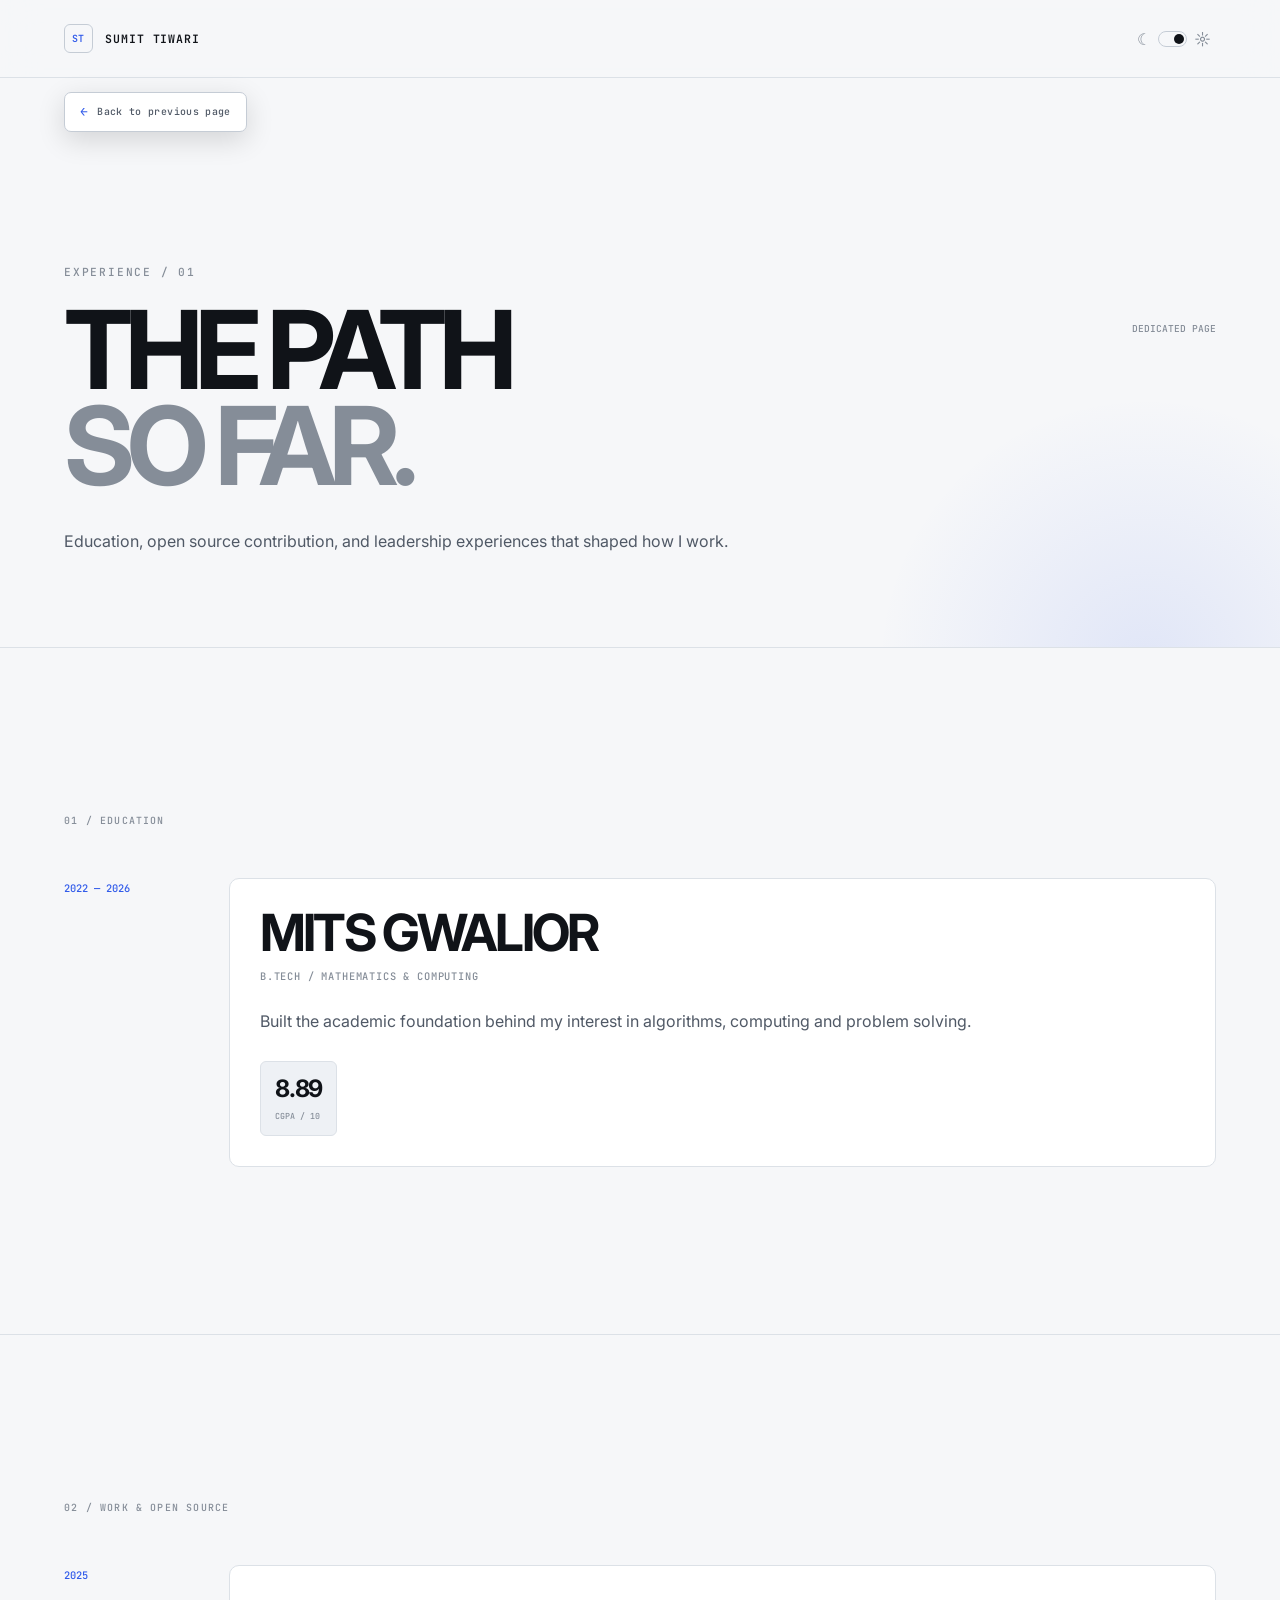
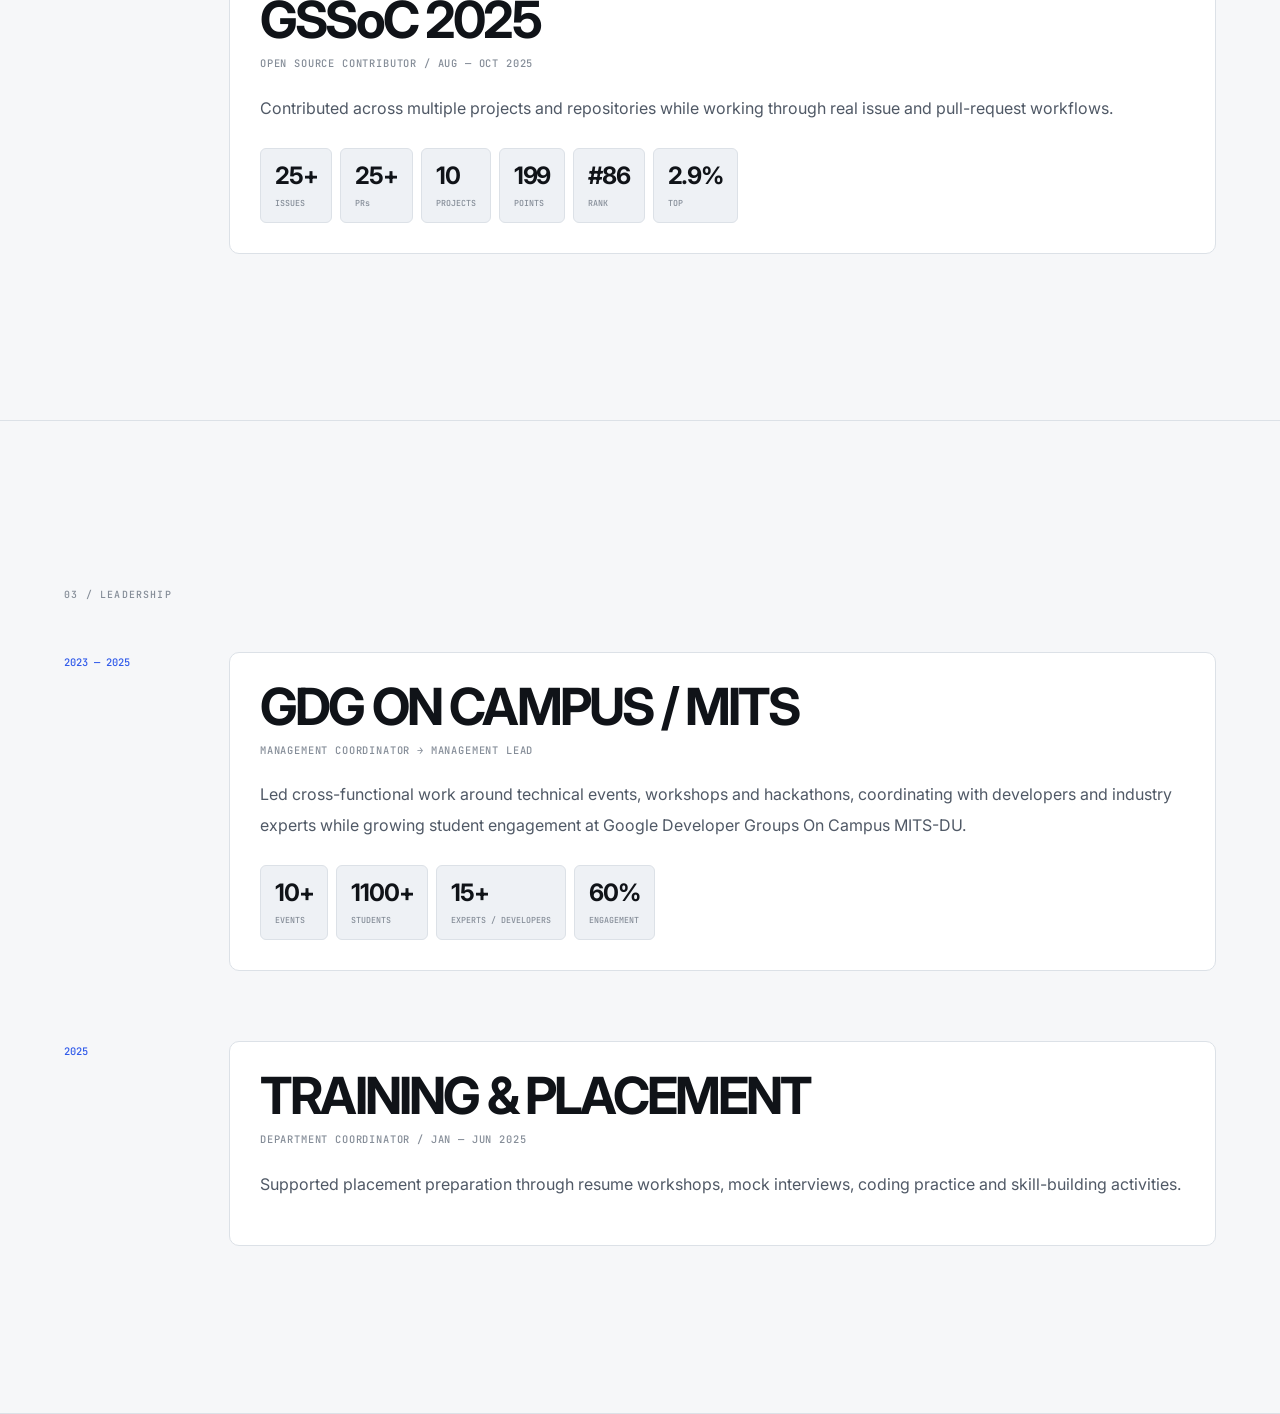
<file: pages/experience.html>
<!DOCTYPE html>
<html lang="en" data-theme="dark">
<head>
<meta charset="UTF-8"><meta name="viewport" content="width=device-width,initial-scale=1">
<meta name="description" content="Experience — Sumit Tiwari">
<title>Experience — Sumit Tiwari</title>
<link rel="icon" type="image/png" sizes="32x32" href="../assets/icons/favicon-32x32.png">
<link rel="icon" type="image/png" sizes="16x16" href="../assets/icons/favicon-16x16.png">
<link rel="apple-touch-icon" href="../assets/icons/apple-touch-icon.png">
<script>document.documentElement.dataset.theme=localStorage.getItem("portfolio-theme")||(matchMedia("(prefers-color-scheme:light)").matches?"light":"dark");</script>
<link rel="preconnect" href="https://fonts.googleapis.com"><link rel="preconnect" href="https://fonts.gstatic.com" crossorigin>
<link href="https://fonts.googleapis.com/css2?family=Inter:wght@400;500;600;700;800&family=JetBrains+Mono:wght@400;500;600&display=swap" rel="stylesheet">
<link rel="stylesheet" href="../css/variables.css"><link rel="stylesheet" href="../css/base.css"><link rel="stylesheet" href="../css/navigation.css"><link rel="stylesheet" href="../css/dedicated.css"><link rel="stylesheet" href="../css/responsive.css">
<link rel="stylesheet" href="../css/responsive-fix.css">
</head>
<body class="deep-page page-shell">
<header class="site-nav scrolled"><a class="brand" href="../index.html"><span class="brand-mark">ST</span><span class="brand-name">SUMIT TIWARI</span></a><div class="nav-actions"><button class="theme-toggle" type="button" aria-label="Toggle theme"><span>☾</span><span class="theme-toggle-track"><span class="theme-toggle-thumb"></span></span><span>☼</span></button></div></header>
<a class="back-link interactive" href="../index.html" data-back-home>Back to previous page</a>
<main><section class="page-hero"><div class="container"><p class="eyebrow">EXPERIENCE / 01</p><h1>THE PATH<br><span class='muted'>SO FAR.</span></h1><p class="lead">Education, open source contribution, and leadership experiences that shaped how I work.</p></div><span class="page-number">DEDICATED PAGE</span></section>
<section class="content-section"><div class="container"><p class="section-label">01 / EDUCATION</p><div class="exp-block" style="margin-top:50px"><div class="exp-year">2022 — 2026</div><article class="exp-card interactive"><h3>MITS GWALIOR</h3><p class="role">B.Tech / Mathematics & Computing</p><p class="body-copy">Built the academic foundation behind my interest in algorithms, computing and problem solving.</p><div class="metric-row"><div class="metric"><strong>8.89</strong><span>CGPA / 10</span></div></div></article></div></div></section>
<section class="content-section"><div class="container"><p class="section-label">02 / WORK & OPEN SOURCE</p><div class="exp-block" style="margin-top:50px"><div class="exp-year">2025</div><article class="exp-card interactive"><h3>GSSoC 2025</h3><p class="role">Open Source Contributor / Aug — Oct 2025</p><p class="body-copy">Contributed across multiple projects and repositories while working through real issue and pull-request workflows.</p><div class="metric-row"><div class="metric"><strong>25+</strong><span>ISSUES</span></div><div class="metric"><strong>25+</strong><span>PRs</span></div><div class="metric"><strong>10</strong><span>PROJECTS</span></div><div class="metric"><strong>199</strong><span>POINTS</span></div><div class="metric"><strong>#86</strong><span>RANK</span></div><div class="metric"><strong>2.9%</strong><span>TOP</span></div></div></article></div></div></section>
<section class="content-section"><div class="container"><p class="section-label">03 / LEADERSHIP</p><div class="exp-block" style="margin-top:50px"><div class="exp-year">2023 — 2025</div><article class="exp-card interactive"><h3>GDG ON CAMPUS / MITS</h3><p class="role">Management Coordinator → Management Lead</p><p class="body-copy">Led cross-functional work around technical events, workshops and hackathons, coordinating with developers and industry experts while growing student engagement at Google Developer Groups On Campus MITS-DU.</p><div class="metric-row"><div class="metric"><strong>10+</strong><span>EVENTS</span></div><div class="metric"><strong>1100+</strong><span>STUDENTS</span></div><div class="metric"><strong>15+</strong><span>EXPERTS / DEVELOPERS</span></div><div class="metric"><strong>60%</strong><span>ENGAGEMENT</span></div></div></article></div><div class="exp-block"><div class="exp-year">2025</div><article class="exp-card interactive"><h3>TRAINING & PLACEMENT</h3><p class="role">Department Coordinator / Jan — Jun 2025</p><p class="body-copy">Supported placement preparation through resume workshops, mock interviews, coding practice and skill-building activities.</p></article></div></div></section>
</main><script src="../js/theme.js"></script><script src="../js/interactions.js"></script><script src="../js/scroll.js"></script><script src="../js/page-transition.js"></script>
</body></html>
</file>
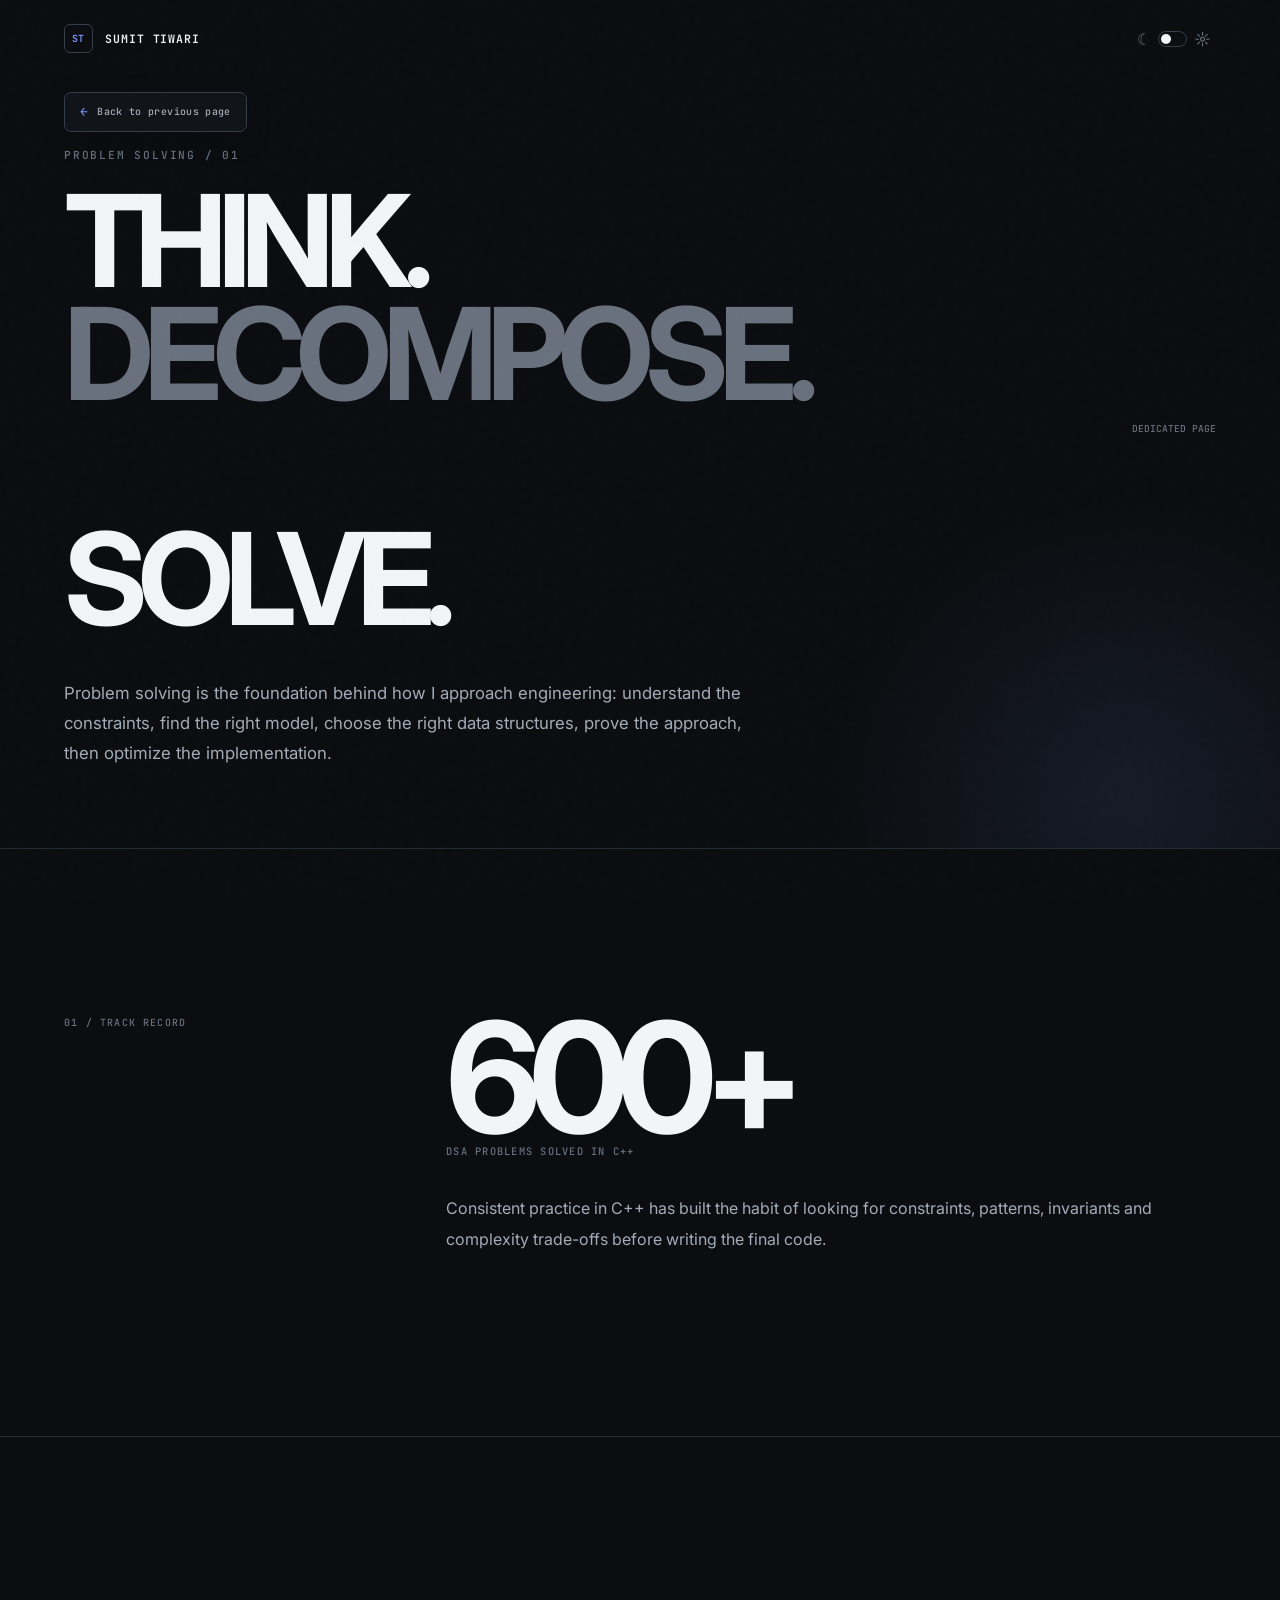
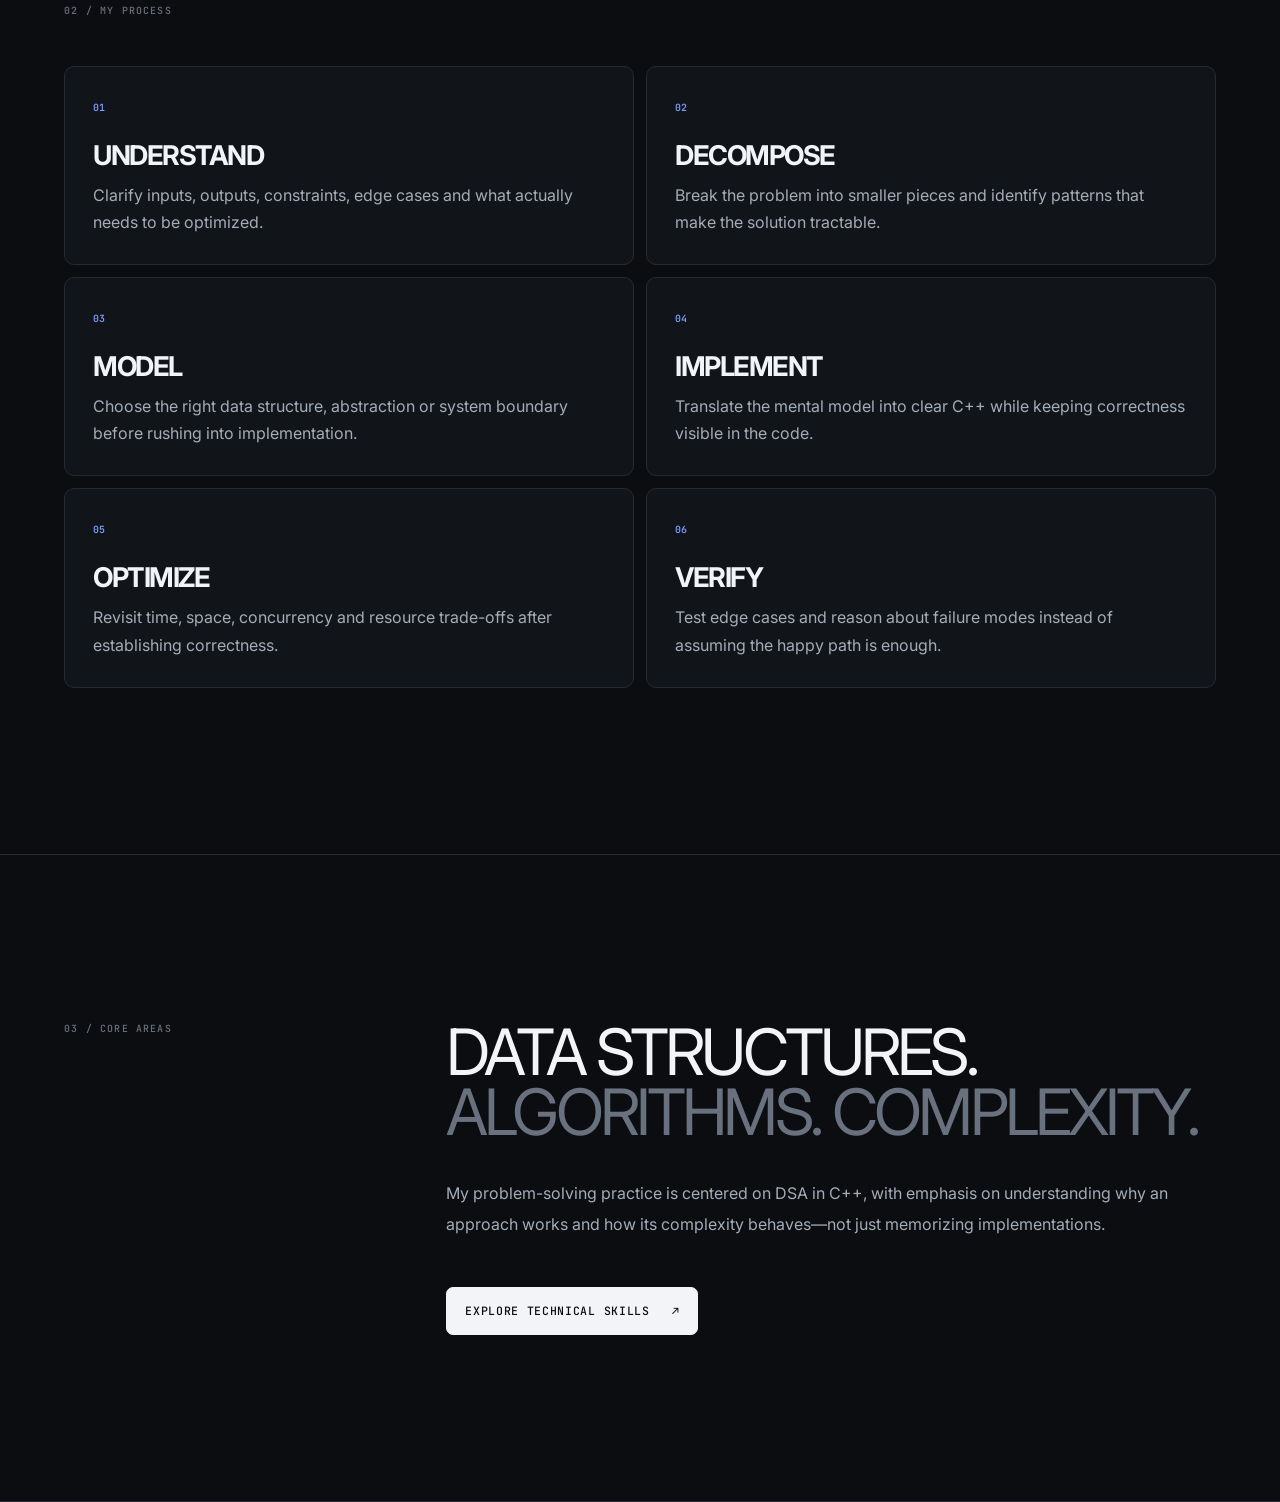
<file: pages/problem-solving.html>
<!DOCTYPE html>
<html lang="en">
<head>
<meta charset="UTF-8">
<meta name="viewport" content="width=device-width,initial-scale=1">
<title>Problem Solving — Sumit Tiwari</title>
<link rel="icon" type="image/png" sizes="32x32" href="../assets/icons/favicon-32x32.png">
<link rel="icon" type="image/png" sizes="16x16" href="../assets/icons/favicon-16x16.png">
<link rel="apple-touch-icon" href="../assets/icons/apple-touch-icon.png">
<link rel="preconnect" href="https://fonts.googleapis.com">
<link rel="preconnect" href="https://fonts.gstatic.com" crossorigin>
<link href="https://fonts.googleapis.com/css2?family=Inter:wght@400;500;600;700;800&family=JetBrains+Mono:wght@400;500;600&display=swap" rel="stylesheet">
<link rel="stylesheet" href="../css/variables.css"><link rel="stylesheet" href="../css/base.css">
<link rel="stylesheet" href="../css/navigation.css"><link rel="stylesheet" href="../css/dedicated.css">
<link rel="stylesheet" href="../css/responsive.css">
<style>
.problem-hero{min-height:84svh;padding:150px 0 80px;display:flex;align-items:end;border-bottom:1px solid var(--border);position:relative;overflow:hidden}
.problem-hero:after{content:"";position:absolute;right:-12vw;bottom:-20vw;width:48vw;height:48vw;border-radius:50%;background:radial-gradient(circle,rgba(var(--accent-rgb),.10),transparent 68%);pointer-events:none}
.problem-hero h1{font-size:clamp(4.6rem,12vw,12rem);line-height:.82;letter-spacing:-.075em;margin:0;position:relative;z-index:1}
.problem-hero .lead{max-width:700px;margin:42px 0 0;color:var(--text-2);font-size:1.05rem;line-height:1.8;position:relative;z-index:1}
.problem-stat{font:700 clamp(5rem,12vw,11rem)/.8 "Inter",sans-serif;letter-spacing:-.08em;color:var(--text)}
.pattern-grid{display:grid;grid-template-columns:repeat(2,1fr);gap:12px}
.pattern{padding:28px;border:1px solid var(--border);border-radius:var(--radius);background:var(--surface);transition:.3s ease}
.pattern:hover{border-color:var(--accent);transform:translateY(-3px);box-shadow:var(--glow)}
.pattern b{font:600 .62rem/1 "JetBrains Mono",monospace;color:var(--accent)}
.pattern h3{font-size:1.7rem;margin:24px 0 10px}.pattern p{color:var(--text-2);line-height:1.7;margin:0}
@media(max-width:700px){.problem-hero{min-height:76svh}.pattern-grid{grid-template-columns:1fr}}
/* PHASE 11 phone containment */
@media(max-width:700px){
  .problem-hero{width:100%;min-width:0}
  .problem-hero .container{width:calc(100% - 36px);max-width:1440px;margin-inline:auto;min-width:0}
  .problem-hero h1{max-width:100%}
  .problem-stat{max-width:100%;overflow:hidden}
}
</style>
<link rel="stylesheet" href="../css/responsive-fix.css">
</head>
<body class="dedicated-page">
<div class="page-noise"></div><div class="cursor-glow"></div>
<header class="site-nav scrolled">
<a class="brand" href="../index.html"><span class="brand-mark">ST</span><span class="brand-name">SUMIT TIWARI</span></a>
<div class="nav-actions"><button class="theme-toggle" type="button" aria-label="Toggle theme"><span>☾</span><span class="theme-toggle-track"><span class="theme-toggle-thumb"></span></span><span>☼</span></button></div>
</header>
<a class="back-link interactive" href="../index.html" data-back-home>Back to previous page</a>
<main>
<section class="problem-hero"><div class="container">
<p class="eyebrow">PROBLEM SOLVING / 01</p>
<h1>THINK.<br><span class="muted">DECOMPOSE.</span><br>SOLVE.</h1>
<p class="lead">Problem solving is the foundation behind how I approach engineering: understand the constraints, find the right model, choose the right data structures, prove the approach, then optimize the implementation.</p>
</div><span class="page-number">DEDICATED PAGE</span></section>
<section class="content-section"><div class="container content-grid">
<div class="section-label">01 / TRACK RECORD</div><div><div class="problem-stat">600+</div>
<span style="font:500 .65rem/1.5 'JetBrains Mono',monospace;letter-spacing:.12em;color:var(--muted)">DSA PROBLEMS SOLVED IN C++</span>
<p class="body-copy" style="margin-top:34px">Consistent practice in C++ has built the habit of looking for constraints, patterns, invariants and complexity trade-offs before writing the final code.</p></div>
</div></section>
<section class="content-section"><div class="container"><p class="section-label">02 / MY PROCESS</p>
<div class="pattern-grid" style="margin-top:48px">
<article class="pattern"><b>01</b><h3>UNDERSTAND</h3><p>Clarify inputs, outputs, constraints, edge cases and what actually needs to be optimized.</p></article>
<article class="pattern"><b>02</b><h3>DECOMPOSE</h3><p>Break the problem into smaller pieces and identify patterns that make the solution tractable.</p></article>
<article class="pattern"><b>03</b><h3>MODEL</h3><p>Choose the right data structure, abstraction or system boundary before rushing into implementation.</p></article>
<article class="pattern"><b>04</b><h3>IMPLEMENT</h3><p>Translate the mental model into clear C++ while keeping correctness visible in the code.</p></article>
<article class="pattern"><b>05</b><h3>OPTIMIZE</h3><p>Revisit time, space, concurrency and resource trade-offs after establishing correctness.</p></article>
<article class="pattern"><b>06</b><h3>VERIFY</h3><p>Test edge cases and reason about failure modes instead of assuming the happy path is enough.</p></article>
</div></div></section>
<section class="content-section"><div class="container content-grid">
<div class="section-label">03 / CORE AREAS</div><div>
<p class="statement">DATA STRUCTURES.<br><span class="muted">ALGORITHMS. COMPLEXITY.</span></p>
<p class="body-copy" style="margin-top:35px">My problem-solving practice is centered on DSA in C++, with emphasis on understanding why an approach works and how its complexity behaves—not just memorizing implementations.</p>
<a class="button button-primary interactive" href="skills.html" data-page-link style="margin-top:32px">Explore technical skills <span>↗</span></a>
</div></div></section>
</main>
<script src="../js/theme.js"></script><script src="../js/navigation.js"></script><script src="../js/scroll.js"></script>
<script src="../js/interactions.js"></script><script src="../js/page-transition.js"></script><script src="../js/app.js"></script>
</body></html>
</file>
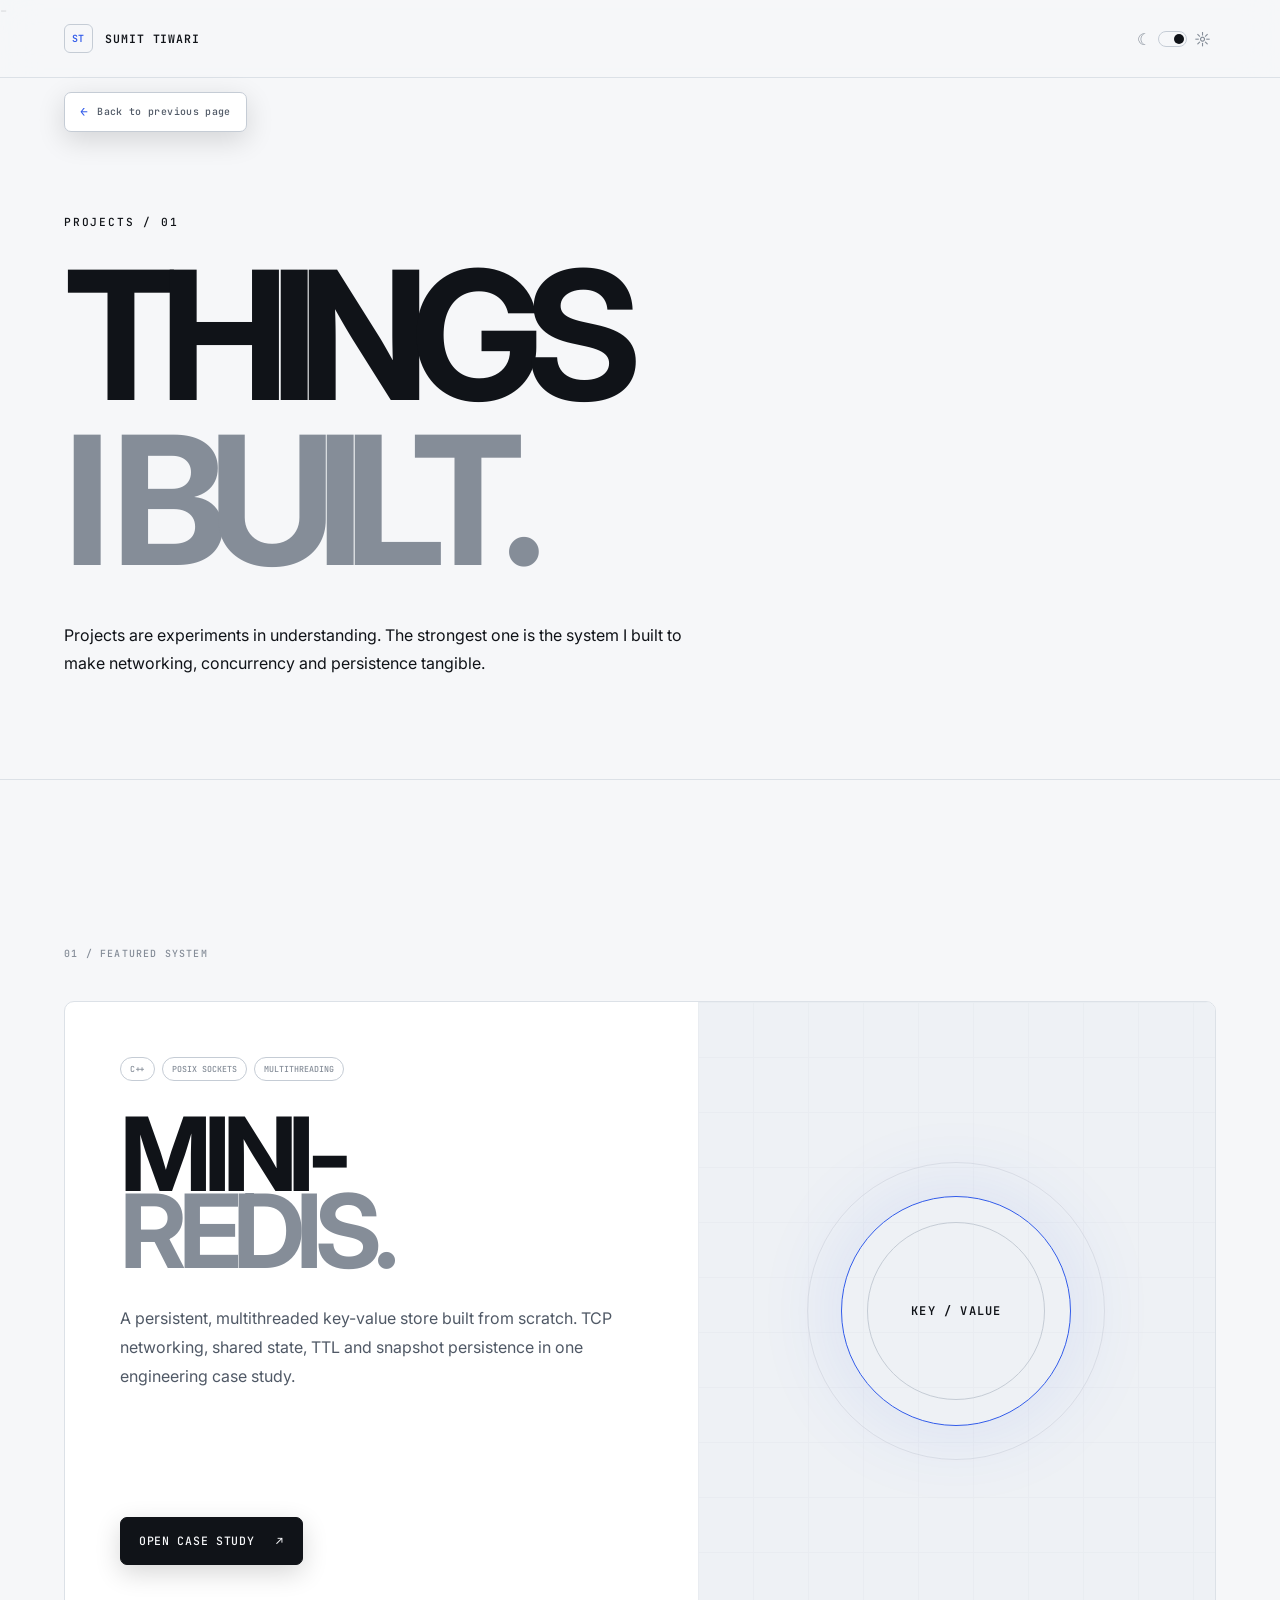
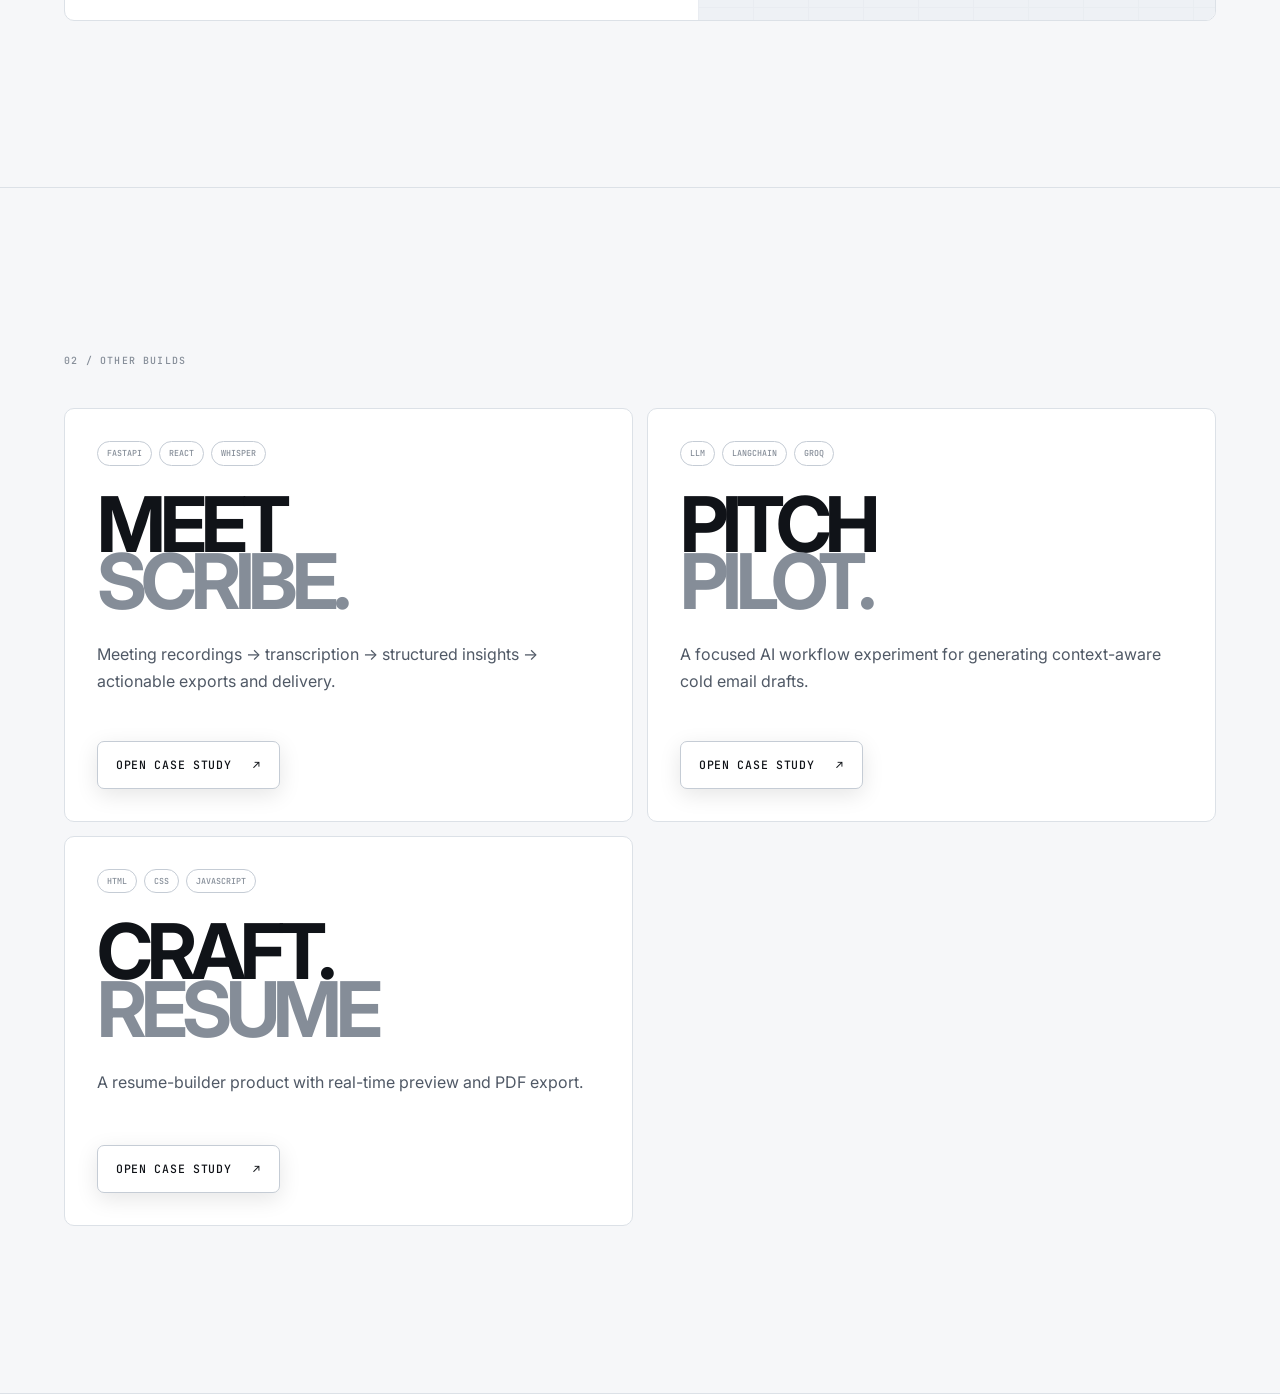
<file: pages/projects.html>
-<!DOCTYPE html>
<html lang="en" data-theme="dark"><head><meta charset="UTF-8"><meta name="viewport" content="width=device-width,initial-scale=1"><title>Projects — Sumit Tiwari</title><link rel="icon" type="image/png" sizes="32x32" href="../assets/icons/favicon-32x32.png">
<link rel="icon" type="image/png" sizes="16x16" href="../assets/icons/favicon-16x16.png">
<link rel="apple-touch-icon" href="../assets/icons/apple-touch-icon.png">
<script>document.documentElement.dataset.theme=localStorage.getItem("portfolio-theme")||(matchMedia("(prefers-color-scheme:light)").matches?"light":"dark");</script>
<link rel="preconnect" href="https://fonts.googleapis.com"><link rel="preconnect" href="https://fonts.gstatic.com" crossorigin><link href="https://fonts.googleapis.com/css2?family=Inter:wght@400;500;600;700;800&family=JetBrains+Mono:wght@400;500;600&display=swap" rel="stylesheet">
<link rel="stylesheet" href="../css/variables.css"><link rel="stylesheet" href="../css/base.css"><link rel="stylesheet" href="../css/navigation.css"><link rel="stylesheet" href="../css/components.css"><link rel="stylesheet" href="../css/dedicated.css"><link rel="stylesheet" href="../css/responsive.css">
<style>
.projects-hero{min-height:75svh;padding:150px 0 85px;display:flex;align-items:end;border-bottom:1px solid var(--border)}.projects-hero h1{font-size:clamp(5rem,14vw,14rem);line-height:.88;letter-spacing:-.1em;margin:0}.projects-hero h1 .muted{display:inline-block;margin-top:.04em;}.projects-hero p{max-width:650px;margin-top:42px;color:var(--tet-2);line-height:1.8}.featured{padding:var(--section-pad) 0;border-bottom:1px solid var(--border)}.featured-card{display:grid;grid-template-columns:1.1fr .9fr;min-height:620px;border:1px solid var(--border);border-radius:var(--radius);overflow:hidden;background:var(--surface);transition:.4s ease;text-decoration:none;color:inherit}.featured-card:hover{border-color:var(--accent);box-shadow:0 25px 90px rgba(var(--accent-rgb),.08);transform:translateY(-5px)}.feature-copy{padding:55px;display:flex;flex-direction:column;justify-content:space-between}.feature-copy h2{font-size:clamp(4rem,8vw,8rem);line-height:.75;letter-spacing:-.08em;margin:35px 0}.feature-copy p{max-width:560px;color:var(--text-2);line-height:1.8}.feature-visual{background:var(--surface-2);position:relative;display:grid;place-items:center;overflow:hidden}.feature-visual:before{content:"";position:absolute;inset:0;background-image:linear-gradient(var(--border) 1px,transparent 1px),linear-gradient(90deg,var(--border) 1px,transparent 1px);background-size:55px 55px;opacity:.25}.redis-orb{width:230px;height:230px;border:1px solid var(--accent);border-radius:50%;display:grid;place-items:center;position:relative;box-shadow:0 0 90px rgba(var(--accent-rgb),.12);animation:pulse 4s ease-in-out infinite}.redis-orb:before,.redis-orb:after{content:"";position:absolute;border:1px solid var(--border-strong);border-radius:50%}.redis-orb:before{inset:25px}.redis-orb:after{inset:-35px;opacity:.5}.redis-orb span{font:600 .75rem/1 "JetBrains Mono",monospace;letter-spacing:.1em}@keyframes pulse{50%{transform:scale(1.03)}}
.project-grid{display:grid;grid-template-columns:1fr 1fr;gap:14px}.project-card{min-height:390px;padding:32px;border:1px solid var(--border);border-radius:var(--radius);background:var(--surface);display:flex;flex-direction:column;justify-content:space-between;transition:.35s ease;text-decoration:none;color:inherit}.project-card:hover{transform:translateY(-5px);border-color:var(--accent);box-shadow:var(--glow)}.project-card h3{font-size:clamp(3rem,6vw,6rem);line-height:.75;letter-spacing:-.08em;margin:30px 0}.project-card p{max-width:540px;color:var(--text-2);line-height:1.7}.tags{display:flex;gap:7px;flex-wrap:wrap}.tags span{padding:7px 9px;border:1px solid var(--border-strong);border-radius:99px;color:var(--muted);font:500 .52rem/1 "JetBrains Mono",monospace}
@media(max-width:700px){.featured-card,.project-grid{grid-template-columns:1fr}.feature-visual{min-height:350px}.feature-copy{padding:30px}}
</style><link rel="stylesheet" href="../css/responsive-fix.css">
<style id="projects-hero-overlap-fix">
/* Phase 13 — Projects hero title collision fix */
.project-page-hero h1,
.page-hero h1 {
  line-height: 0.88;
  overflow: visible;
}
.projects-hero h1 .muted{
    display:inline-block;
    margin-top:.04em;
}
.project-page-hero h1 .muted,
.page-hero h1 .muted {
  display: block;
  margin-top: 0.035em;
}
@media (max-width: 1100px) {
  .project-page-hero h1,
  .page-hero h1 {
    line-height: 0.9;
  }
}
@media (max-width: 700px) {
  .project-page-hero h1,
  .page-hero h1 {
    font-size: clamp(3.4rem, 15vw, 6.2rem);
    line-height: 0.91;
    letter-spacing: -0.065em;
  }
}
</style>
</head>
<body class="deep-page page-shell"><header class="site-nav scrolled"><a class="brand" href="../index.html"><span class="brand-mark">ST</span><span class="brand-name">SUMIT TIWARI</span></a><div class="nav-actions"><button class="theme-toggle" type="button" aria-label="Toggle theme"><span>☾</span><span class="theme-toggle-track"><span class="theme-toggle-thumb"></span></span><span>☼</span></button></div></header>
<a class="back-link interactive" href="../index.html" data-back-home>Back to previous page</a><main>
<section class="projects-hero"><div class="container"><p class="eyebrow">PROJECTS / 01</p><h1>THINGS<br><span class="muted">I BUILT.</span></h1><p>Projects are experiments in understanding. The strongest one is the system I built to make networking, concurrency and persistence tangible.</p></div></section>
<section class="featured"><div class="container"><p class="section-label">01 / FEATURED SYSTEM</p><a class="featured-card interactive" href="projects/mini-redis.html" data-page-link style="margin-top:40px"><div class="feature-copy"><div><div class="tags"><span>C++</span><span>POSIX SOCKETS</span><span>MULTITHREADING</span></div><h2>MINI-<br><span class="muted">REDIS.</span></h2><p>A persistent, multithreaded key-value store built from scratch. TCP networking, shared state, TTL and snapshot persistence in one engineering case study.</p></div><span class="button button-primary project-card-cta">Open case study <span>↗</span></span></div><div class="feature-visual"><div class="redis-orb"><span>KEY / VALUE</span></div></div></a></div></section>
<section class="content-section"><div class="container"><p class="section-label">02 / OTHER BUILDS</p><div class="project-grid" style="margin-top:40px">
<a class="project-card interactive" href="projects/meetscribe.html" data-page-link><div><div class="tags"><span>FASTAPI</span><span>REACT</span><span>WHISPER</span></div><h3>MEET<br><span class="muted">SCRIBE.</span></h3><p>Meeting recordings → transcription → structured insights → actionable exports and delivery.</p></div><span class="button button-outline project-card-cta">Open case study <span>↗</span></span></a>
<a class="project-card interactive" href="projects/pitchpilot.html" data-page-link><div><div class="tags"><span>LLM</span><span>LANGCHAIN</span><span>GROQ</span></div><h3>PITCH<br><span class="muted">PILOT.</span></h3><p>A focused AI workflow experiment for generating context-aware cold email drafts.</p></div><span class="button button-outline project-card-cta">Open case study <span>↗</span></span></a>
<a class="project-card interactive" href="projects/craft-resume.html" data-page-link><div><div class="tags"><span>HTML</span><span>CSS</span><span>JAVASCRIPT</span></div><h3>CRAFT.<br><span class="muted">RESUME</span></h3><p>A resume-builder product with real-time preview and PDF export.</p></div><span class="button button-outline project-card-cta">Open case study <span>↗</span></span></a>
</div></div></section></main>
<script src="../js/theme.js"></script><script src="../js/interactions.js"></script><script src="../js/page-transition.js"></script></body></html>
</file>
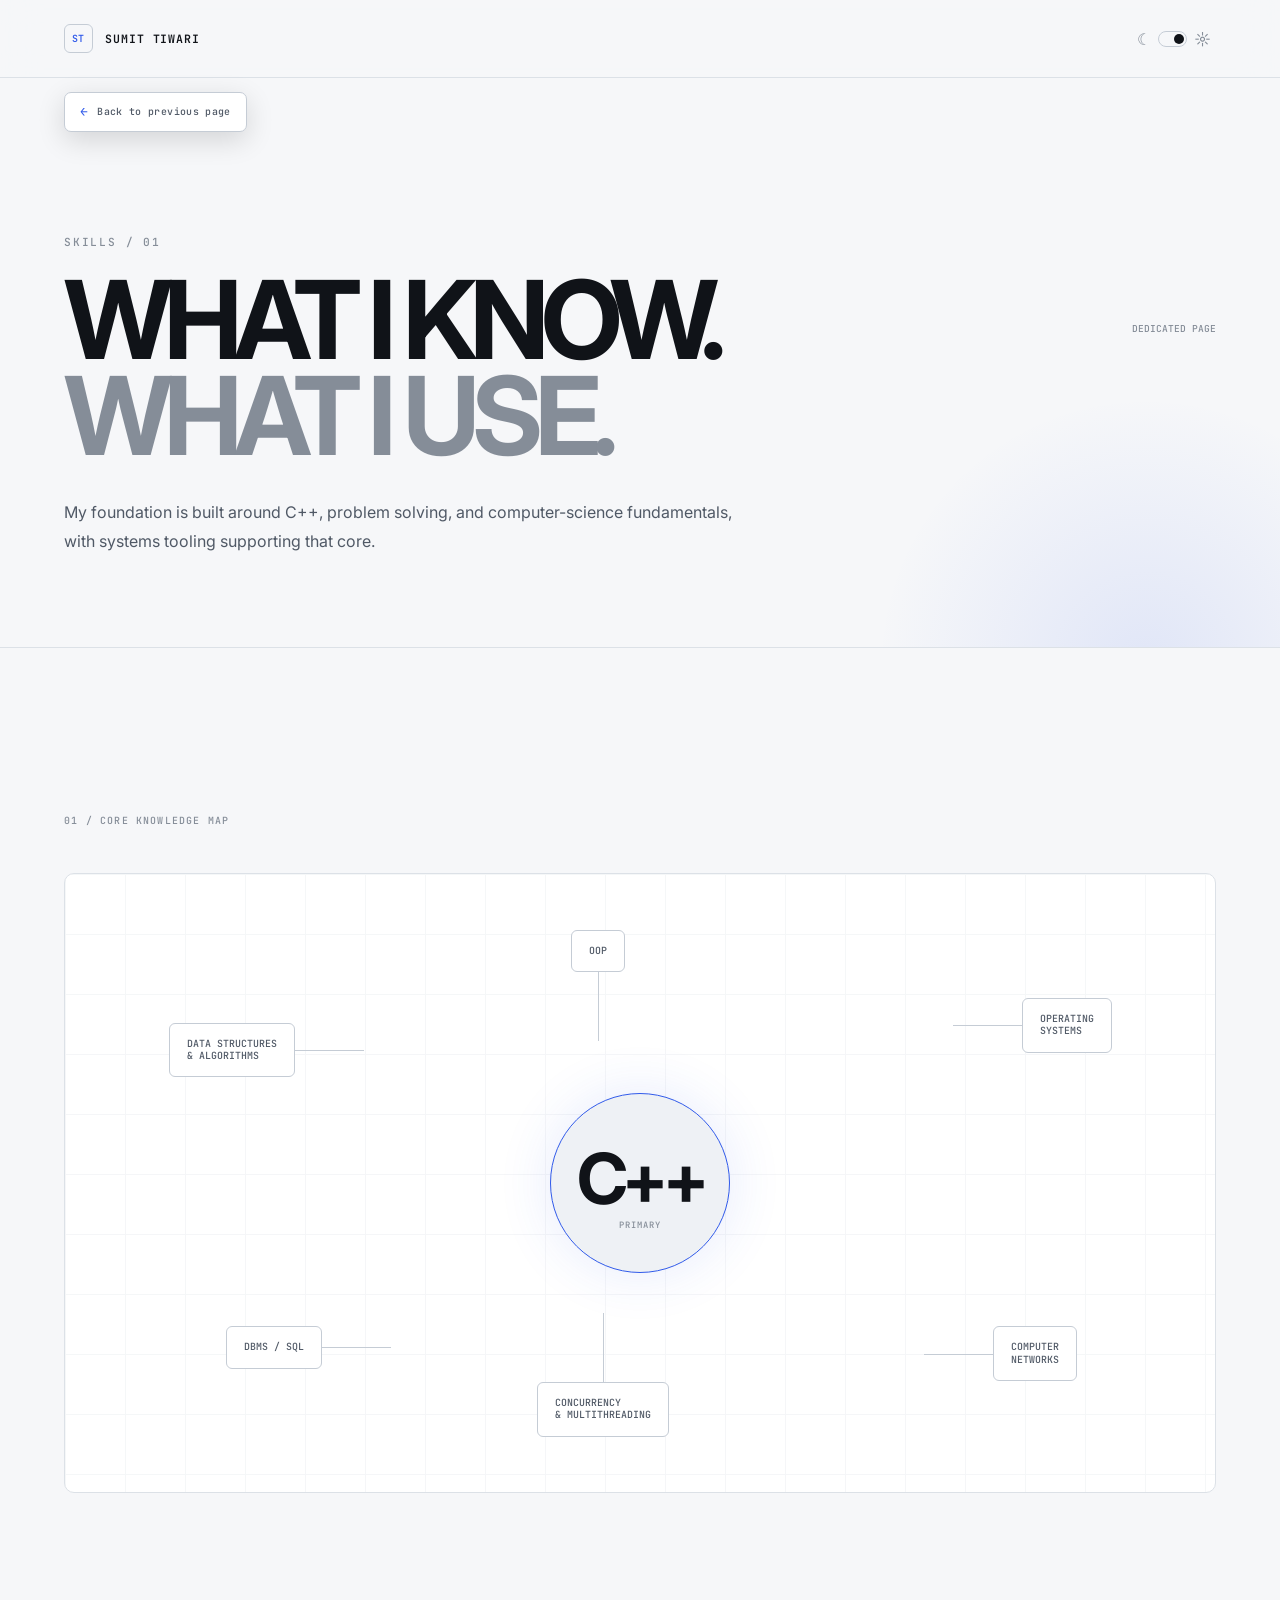
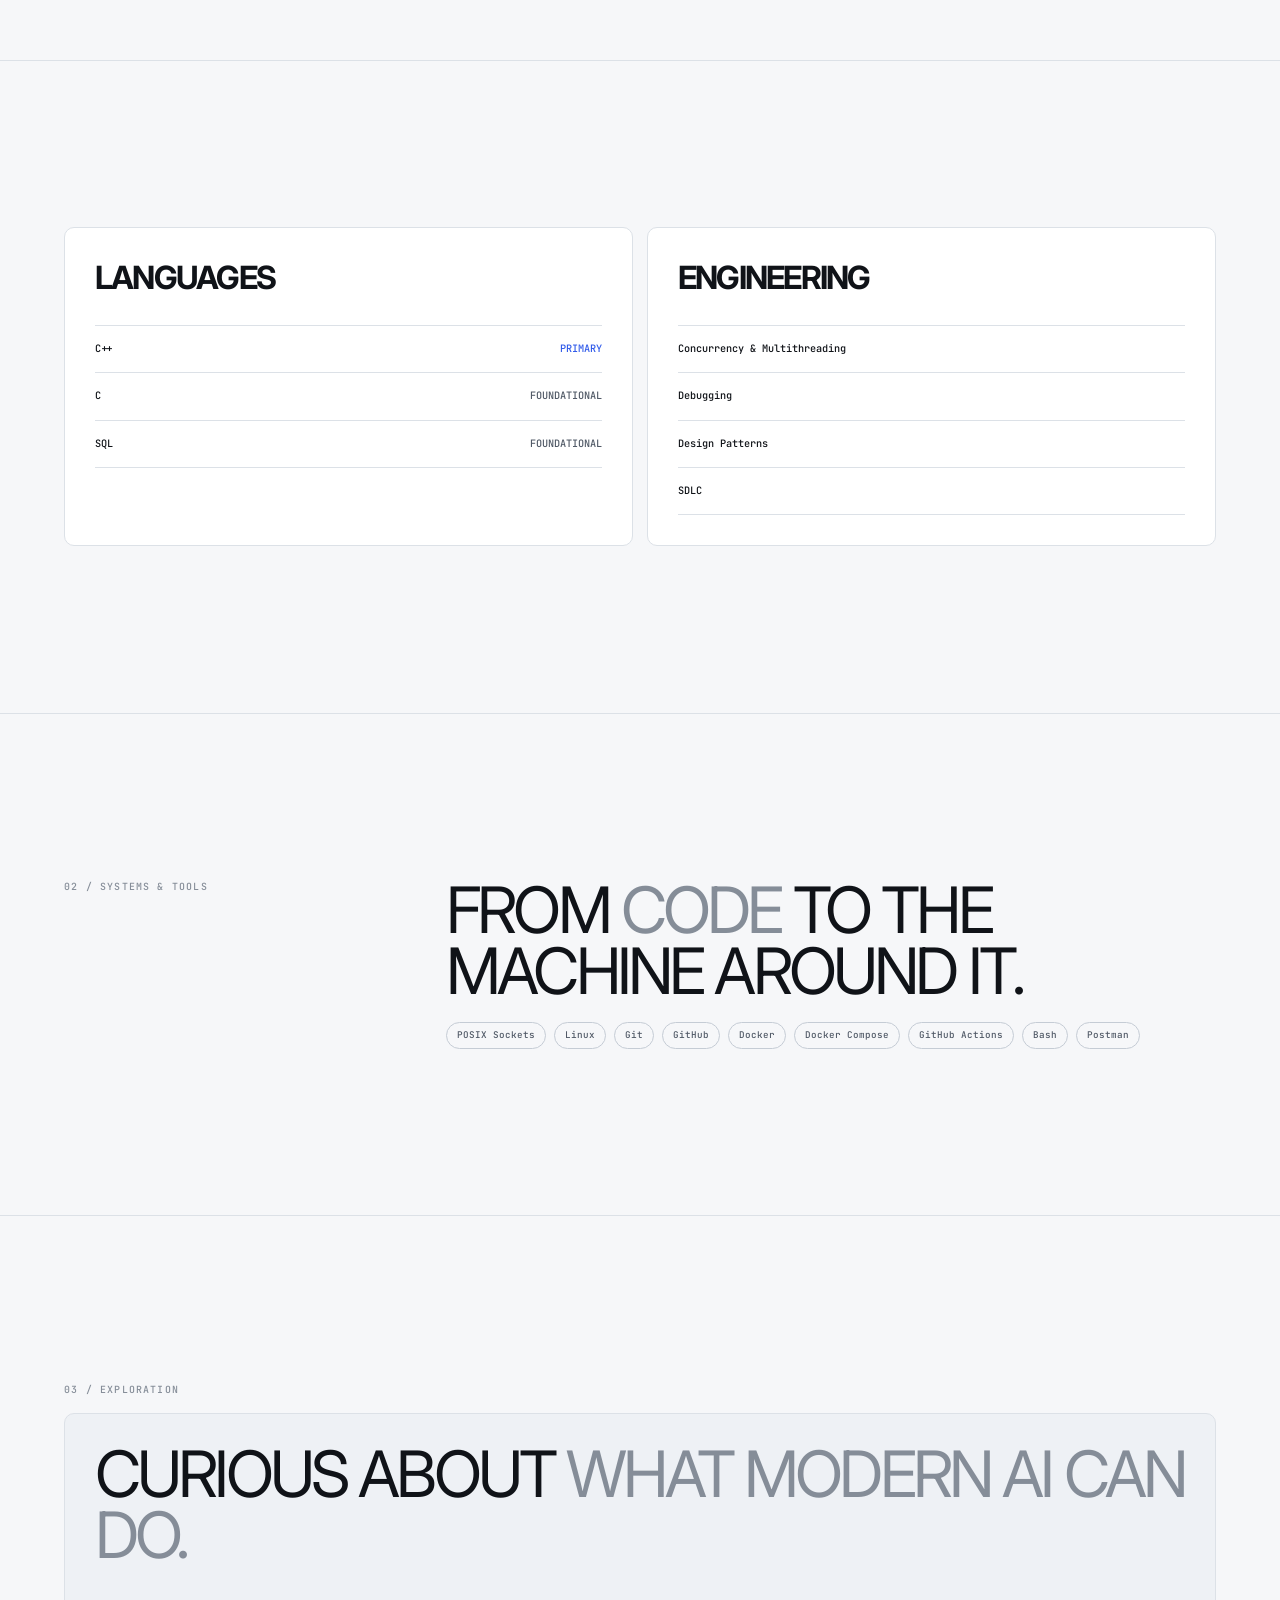
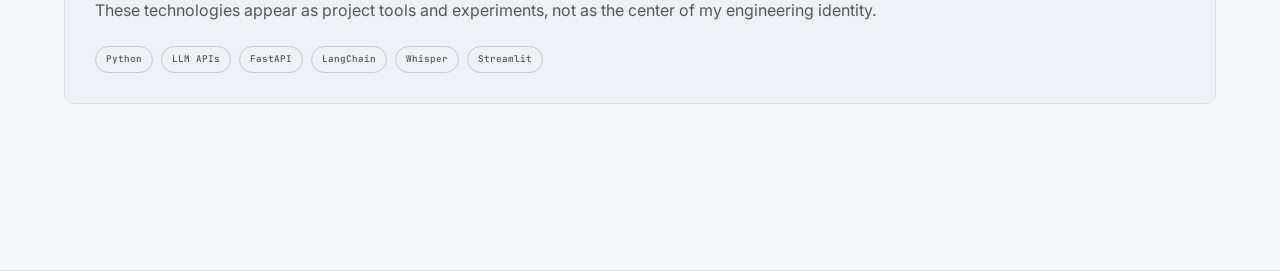
<file: pages/skills.html>
<!DOCTYPE html>
<html lang="en" data-theme="dark">
<head>
<meta charset="UTF-8"><meta name="viewport" content="width=device-width,initial-scale=1">
<meta name="description" content="Skills — Sumit Tiwari">
<title>Skills — Sumit Tiwari</title>
<link rel="icon" type="image/png" sizes="32x32" href="../assets/icons/favicon-32x32.png">
<link rel="icon" type="image/png" sizes="16x16" href="../assets/icons/favicon-16x16.png">
<link rel="apple-touch-icon" href="../assets/icons/apple-touch-icon.png">
<script>document.documentElement.dataset.theme=localStorage.getItem("portfolio-theme")||(matchMedia("(prefers-color-scheme:light)").matches?"light":"dark");</script>
<link rel="preconnect" href="https://fonts.googleapis.com"><link rel="preconnect" href="https://fonts.gstatic.com" crossorigin>
<link href="https://fonts.googleapis.com/css2?family=Inter:wght@400;500;600;700;800&family=JetBrains+Mono:wght@400;500;600&display=swap" rel="stylesheet">
<link rel="stylesheet" href="../css/variables.css"><link rel="stylesheet" href="../css/base.css"><link rel="stylesheet" href="../css/navigation.css"><link rel="stylesheet" href="../css/dedicated.css"><link rel="stylesheet" href="../css/responsive.css">
<link rel="stylesheet" href="../css/responsive-fix.css">
</head>
<body class="deep-page page-shell">
<header class="site-nav scrolled"><a class="brand" href="../index.html"><span class="brand-mark">ST</span><span class="brand-name">SUMIT TIWARI</span></a><div class="nav-actions"><button class="theme-toggle" type="button" aria-label="Toggle theme"><span>☾</span><span class="theme-toggle-track"><span class="theme-toggle-thumb"></span></span><span>☼</span></button></div></header>
<a class="back-link interactive" href="../index.html" data-back-home>Back to previous page</a>
<main><section class="page-hero"><div class="container"><p class="eyebrow">SKILLS / 01</p><h1>WHAT I KNOW.<br><span class='muted'>WHAT I USE.</span></h1><p class="lead">My foundation is built around C++, problem solving, and computer-science fundamentals, with systems tooling supporting that core.</p></div><span class="page-number">DEDICATED PAGE</span></section>
<section class="content-section"><div class="container"><p class="section-label">01 / CORE KNOWLEDGE MAP</p><div class="skill-map" style="margin-top:45px"><div class="skill-core"><div><strong>C++</strong><span>PRIMARY</span></div></div><div class="skill-node left node-dsa">DATA STRUCTURES<br>& ALGORITHMS</div><div class="skill-node right node-os">OPERATING<br> SYSTEMS</div><div class="skill-node left node-db">DBMS / SQL</div><div class="skill-node right node-cn">COMPUTER<br>NETWORKS</div><div class="skill-node top node-oop">OOP</div><div class="skill-node bottom node-concurrency">CONCURRENCY<br>& MULTITHREADING</div></div></div></section>
<section class="content-section"><div class="container"><div class="skill-section-grid"><article class="skill-list-card"><h3>LANGUAGES</h3><div class="skill-lines"><div class="skill-line"><b>C++</b><em>PRIMARY</em></div><div class="skill-line"><b>C</b><span>FOUNDATIONAL</span></div><div class="skill-line"><b>SQL</b><span>FOUNDATIONAL</span></div></div></article><article class="skill-list-card"><h3>ENGINEERING</h3><div class="skill-lines"><div class="skill-line"><b>Concurrency & Multithreading</b></div><div class="skill-line"><b>Debugging</b></div><div class="skill-line"><b>Design Patterns</b></div><div class="skill-line"><b>SDLC</b></div></div></article></div></div></section>
<section class="content-section"><div class="container content-grid"><div class="section-label">02 / SYSTEMS & TOOLS</div><div><p class="statement">FROM <span class="muted">CODE</span> TO THE MACHINE AROUND IT.</p><div class="chips"><span class="chip">POSIX Sockets</span><span class="chip">Linux</span><span class="chip">Git</span><span class="chip">GitHub</span><span class="chip">Docker</span><span class="chip">Docker Compose</span><span class="chip">GitHub Actions</span><span class="chip">Bash</span><span class="chip">Postman</span></div></div></div></section>
<section class="content-section"><div class="container"><p class="section-label">03 / EXPLORATION</p><div class="explore-card"><p class="statement">CURIOUS ABOUT <span class="muted">WHAT MODERN AI CAN DO.</span></p><p class="body-copy" style="margin-top:30px">These technologies appear as project tools and experiments, not as the center of my engineering identity.</p><div class="chips"><span class="chip">Python</span><span class="chip">LLM APIs</span><span class="chip">FastAPI</span><span class="chip">LangChain</span><span class="chip">Whisper</span><span class="chip">Streamlit</span></div></div></div></section>
</main><script src="../js/theme.js"></script><script src="../js/interactions.js"></script><script src="../js/scroll.js"></script><script src="../js/page-transition.js"></script>
</body></html>
</file>
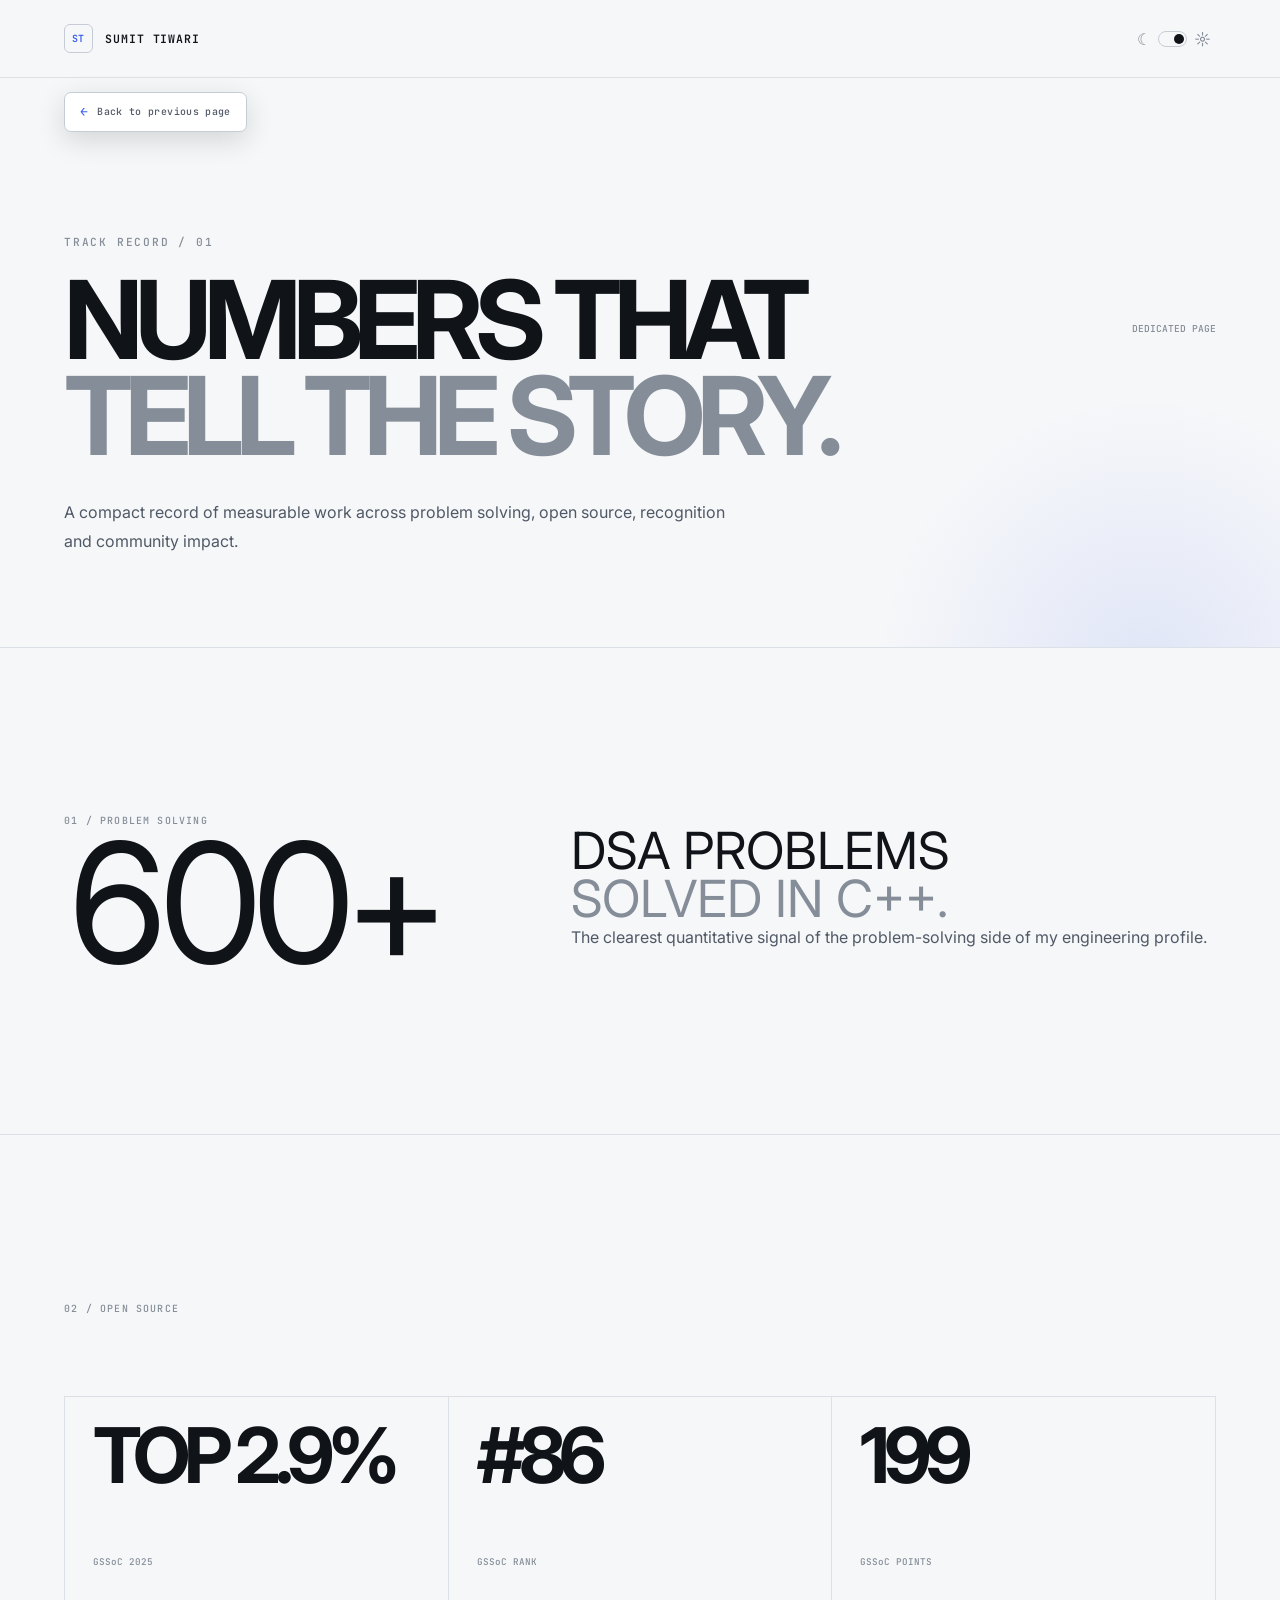
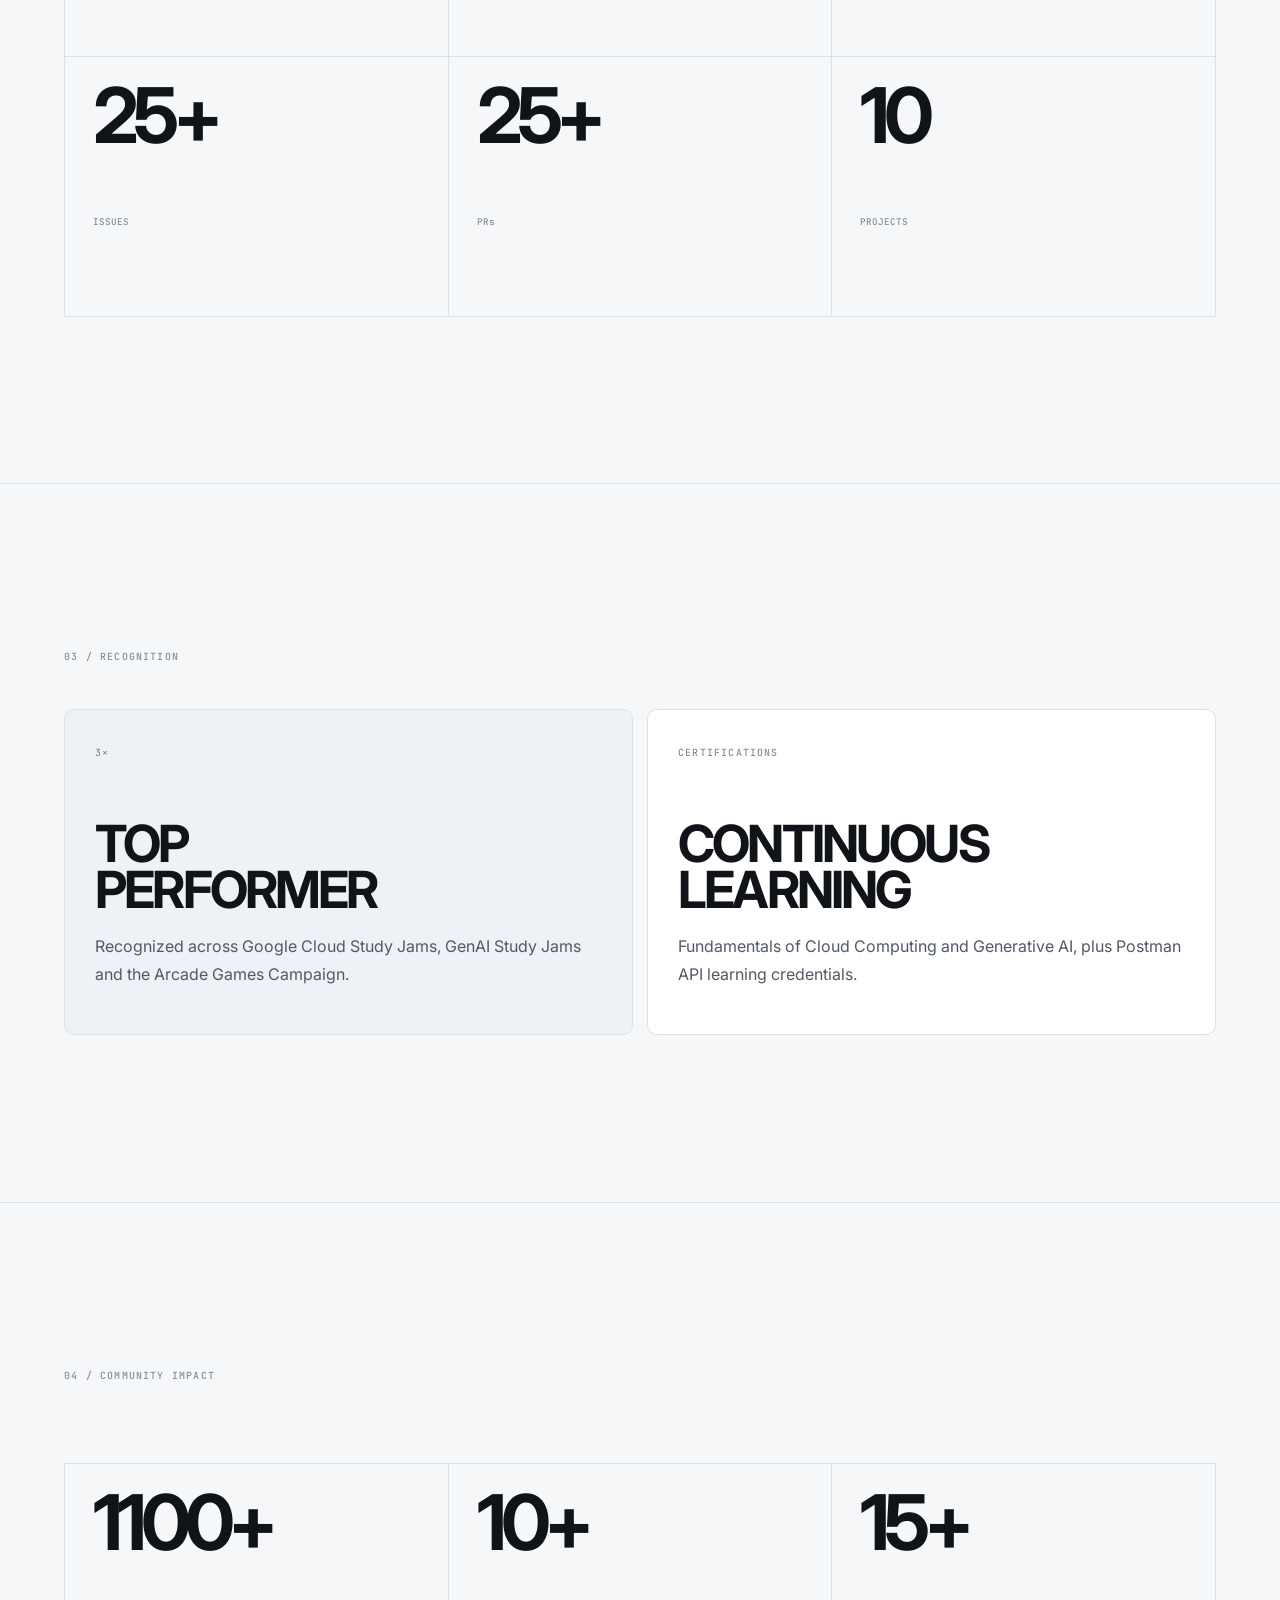
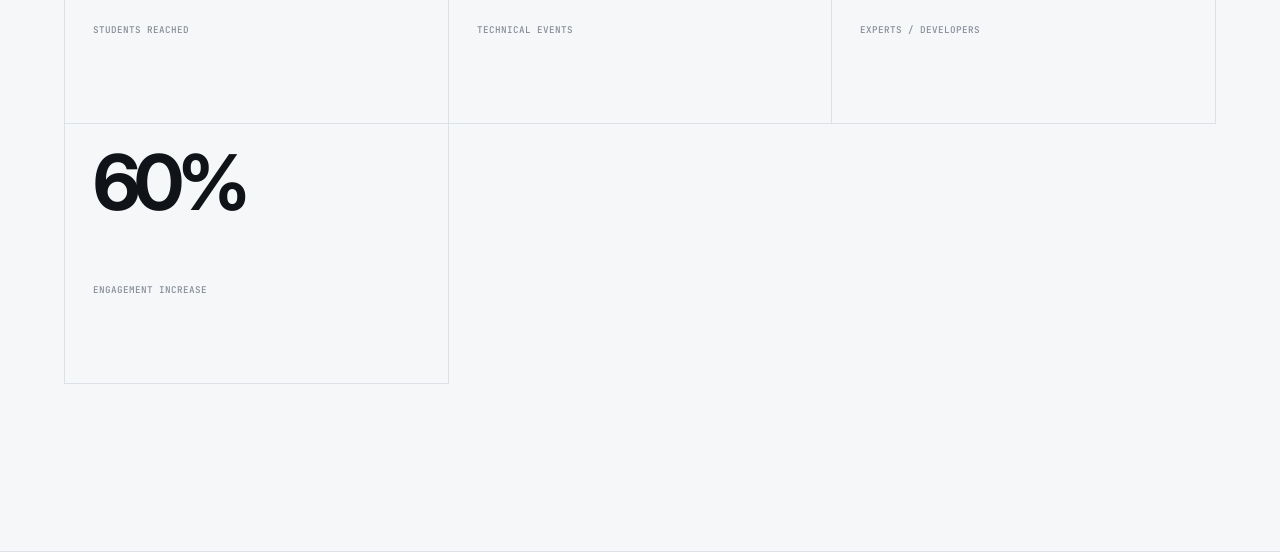
<file: pages/track-record.html>
<!DOCTYPE html>
<html lang="en" data-theme="dark">
<head>
<meta charset="UTF-8"><meta name="viewport" content="width=device-width,initial-scale=1">
<meta name="description" content="Track Record — Sumit Tiwari">
<title>Track Record — Sumit Tiwari</title>
<link rel="icon" type="image/png" sizes="32x32" href="../assets/icons/favicon-32x32.png">
<link rel="icon" type="image/png" sizes="16x16" href="../assets/icons/favicon-16x16.png">
<link rel="apple-touch-icon" href="../assets/icons/apple-touch-icon.png">
<script>document.documentElement.dataset.theme=localStorage.getItem("portfolio-theme")||(matchMedia("(prefers-color-scheme:light)").matches?"light":"dark");</script>
<link rel="preconnect" href="https://fonts.googleapis.com"><link rel="preconnect" href="https://fonts.gstatic.com" crossorigin>
<link href="https://fonts.googleapis.com/css2?family=Inter:wght@400;500;600;700;800&family=JetBrains+Mono:wght@400;500;600&display=swap" rel="stylesheet">
<link rel="stylesheet" href="../css/variables.css"><link rel="stylesheet" href="../css/base.css"><link rel="stylesheet" href="../css/navigation.css"><link rel="stylesheet" href="../css/dedicated.css"><link rel="stylesheet" href="../css/responsive.css">
<link rel="stylesheet" href="../css/responsive-fix.css">
</head>
<body class="deep-page page-shell">
<header class="site-nav scrolled"><a class="brand" href="../index.html"><span class="brand-mark">ST</span><span class="brand-name">SUMIT TIWARI</span></a><div class="nav-actions"><button class="theme-toggle" type="button" aria-label="Toggle theme"><span>☾</span><span class="theme-toggle-track"><span class="theme-toggle-thumb"></span></span><span>☼</span></button></div></header>
<a class="back-link interactive" href="../index.html" data-back-home>Back to previous page</a>
<main><section class="page-hero"><div class="container"><p class="eyebrow">TRACK RECORD / 01</p><h1>NUMBERS THAT<br><span class='muted'>TELL THE STORY.</span></h1><p class="lead">A compact record of measurable work across problem solving, open source, recognition and community impact.</p></div><span class="page-number">DEDICATED PAGE</span></section>
<section class="content-section"><div class="container"><div class="big-metric"><div><p class="section-label">01 / PROBLEM SOLVING</p><div class="big-metric-number" data-counter="600">0+</div></div><div><p class="big-metric-label">DSA PROBLEMS<br><span class="muted">SOLVED IN C++.</span></p><p class="body-copy">The clearest quantitative signal of the problem-solving side of my engineering profile.</p></div></div></div></section>
<section class="content-section"><div class="container"><p class="section-label">02 / OPEN SOURCE</p><div class="record-grid"><div class="record"><strong>TOP 2.9%</strong><span>GSSoC 2025</span></div><div class="record"><strong>#86</strong><span>GSSoC RANK</span></div><div class="record"><strong>199</strong><span>GSSoC POINTS</span></div><div class="record"><strong>25+</strong><span>ISSUES</span></div><div class="record"><strong>25+</strong><span>PRs</span></div><div class="record"><strong>10</strong><span>PROJECTS</span></div></div></div></section>
<section class="content-section"><div class="container"><p class="section-label">03 / RECOGNITION</p><div class="focus-grid" style="margin-top:45px"><article class="focus-card primary interactive"><span class="section-label">3×</span><h3>TOP<br>PERFORMER</h3><p>Recognized across Google Cloud Study Jams, GenAI Study Jams and the Arcade Games Campaign.</p></article><article class="focus-card interactive"><span class="section-label">CERTIFICATIONS</span><h3>CONTINUOUS<br>LEARNING</h3><p>Fundamentals of Cloud Computing and Generative AI, plus Postman API learning credentials.</p></article></div></div></section>
<section class="content-section"><div class="container"><p class="section-label">04 / COMMUNITY IMPACT</p><div class="record-grid"><div class="record"><strong>1100+</strong><span>STUDENTS REACHED</span></div><div class="record"><strong>10+</strong><span>TECHNICAL EVENTS</span></div><div class="record"><strong>15+</strong><span>EXPERTS / DEVELOPERS</span></div><div class="record"><strong>60%</strong><span>ENGAGEMENT INCREASE</span></div></div></div></section>
</main><script src="../js/theme.js"></script><script src="../js/interactions.js"></script><script src="../js/scroll.js"></script><script src="../js/page-transition.js"></script>
</body></html>
</file>
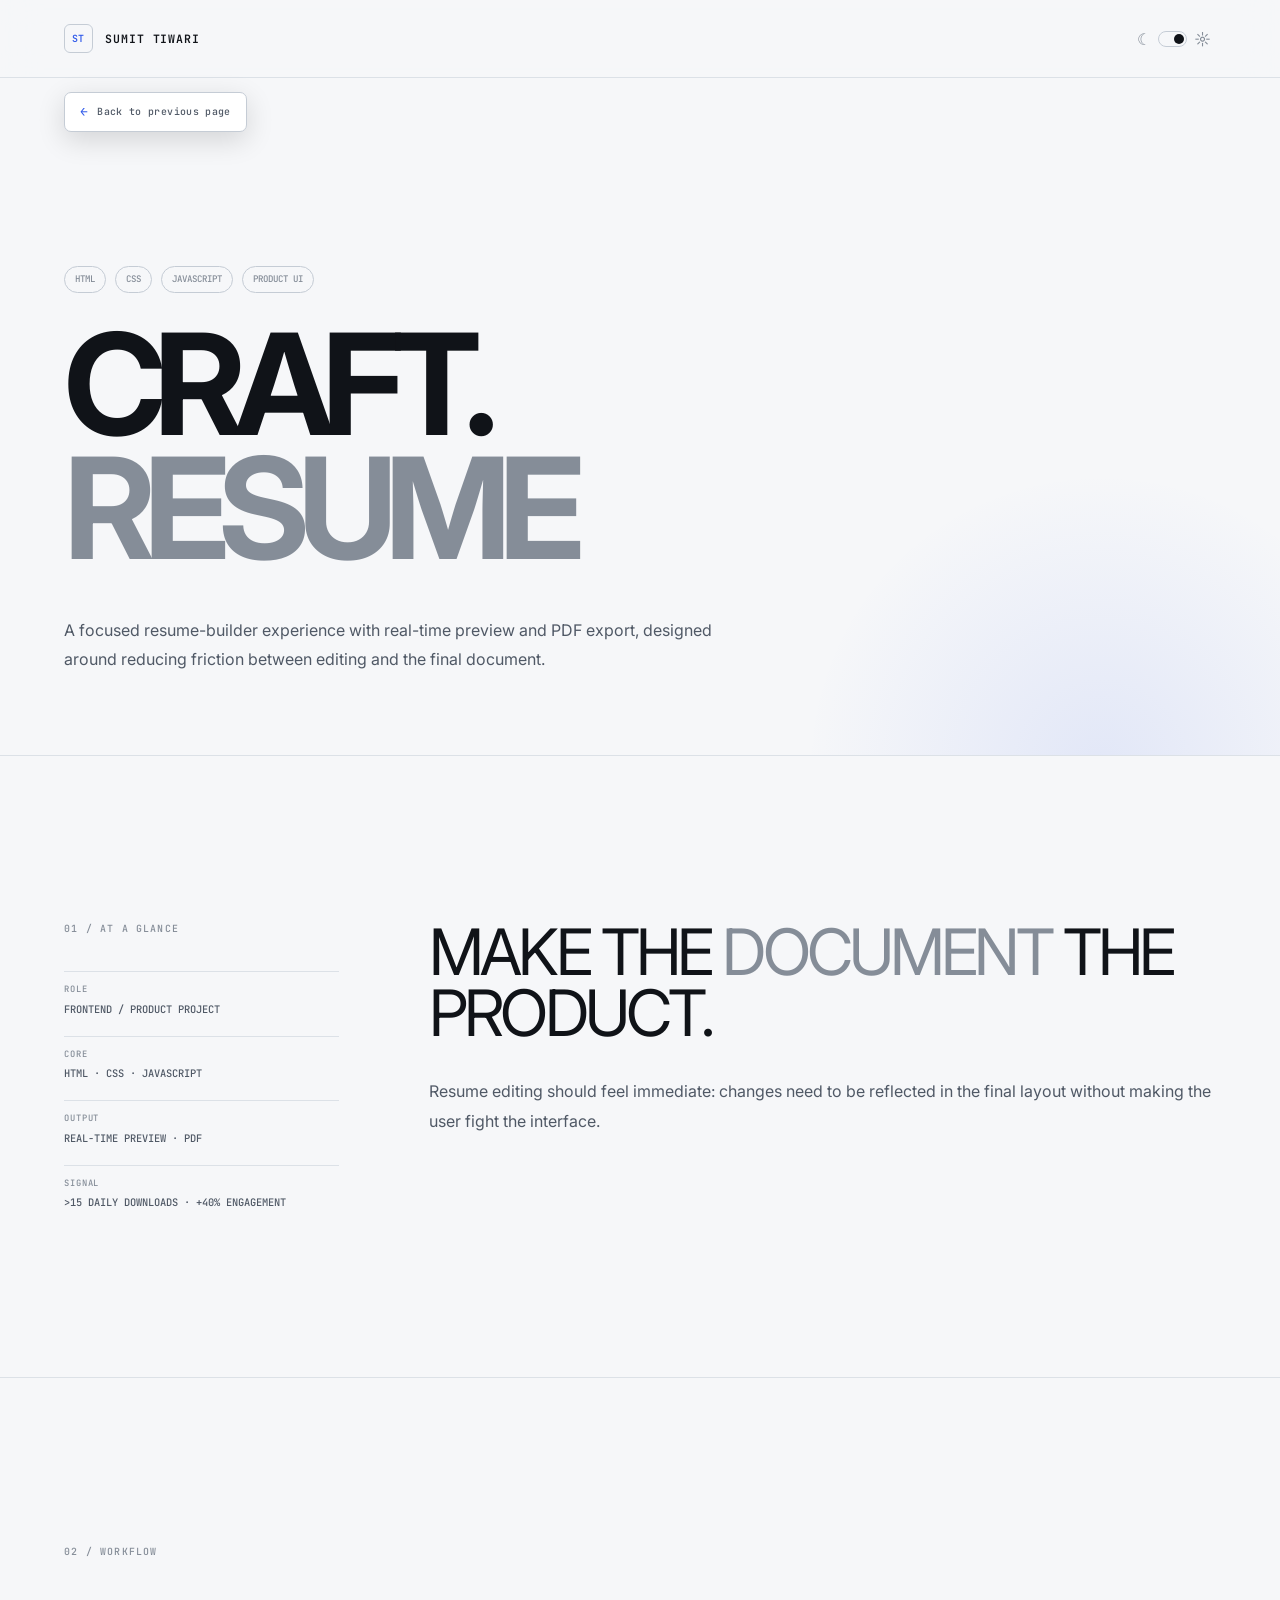
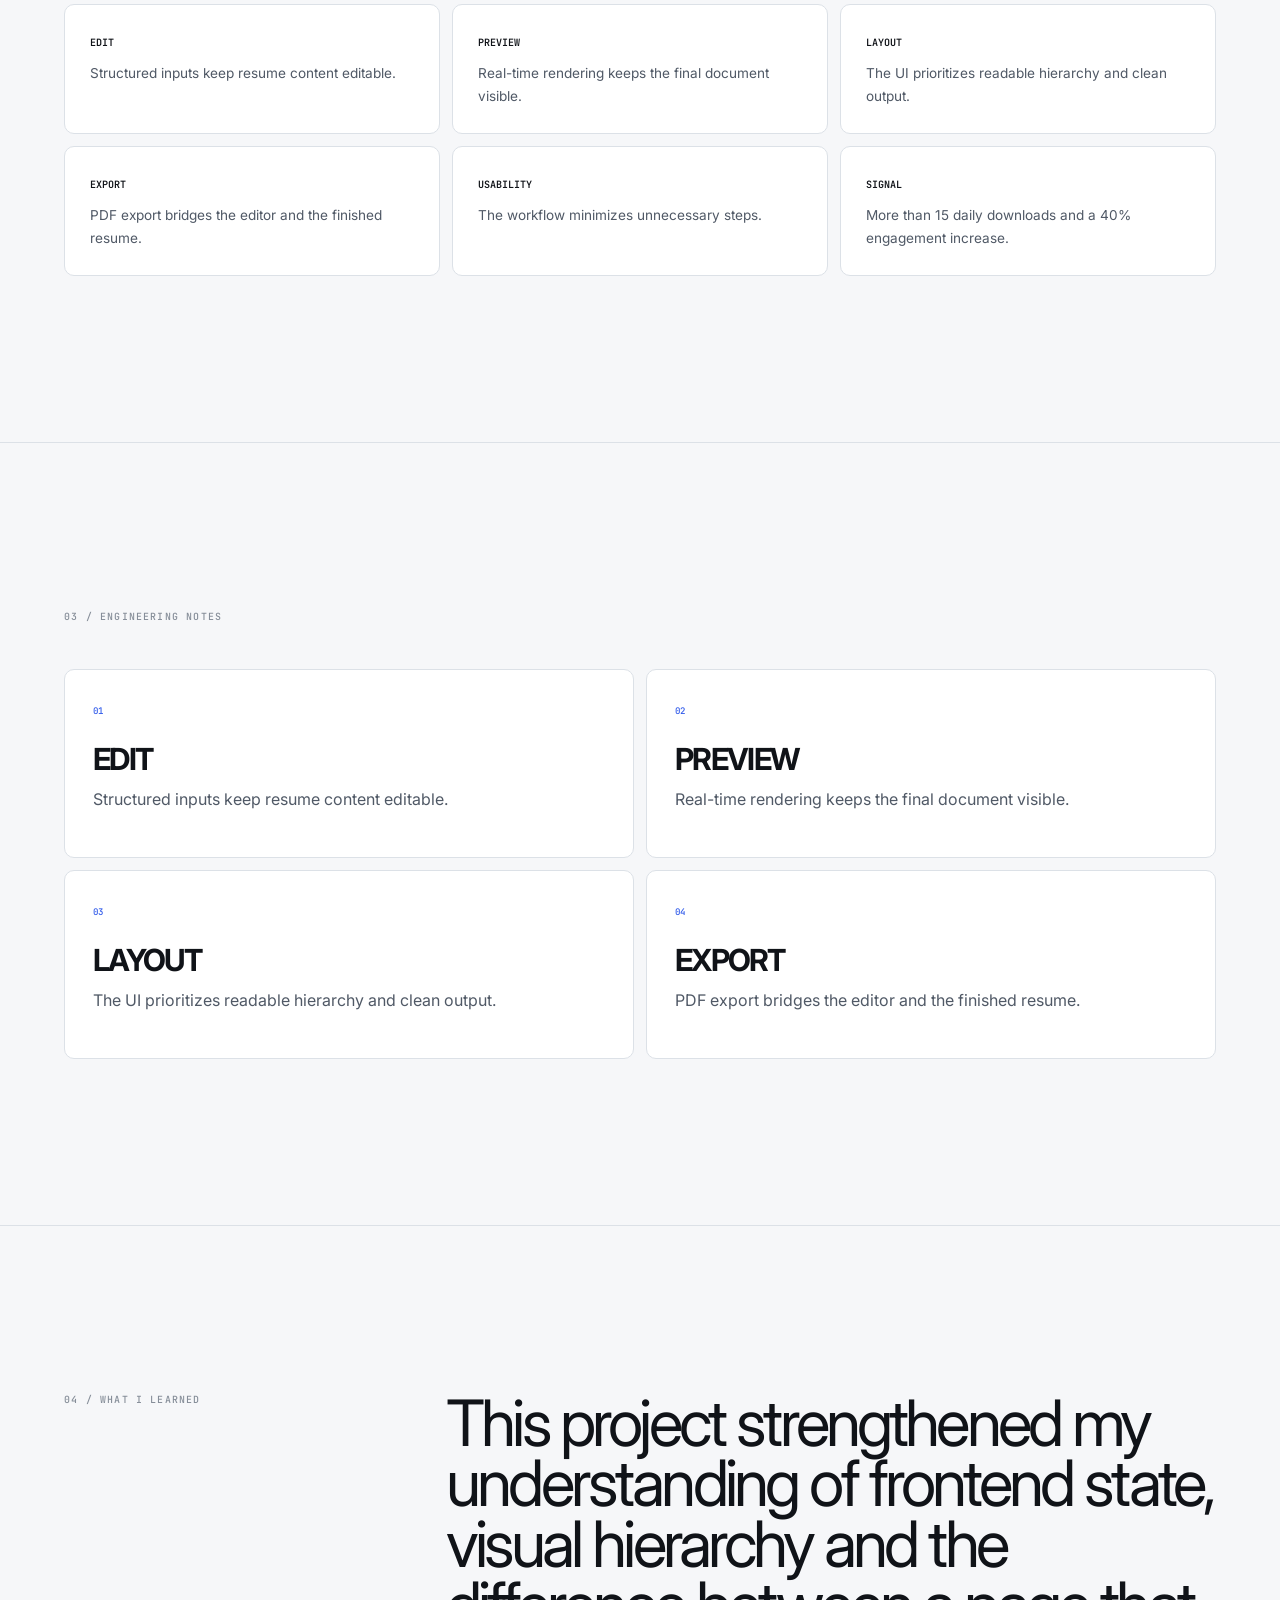
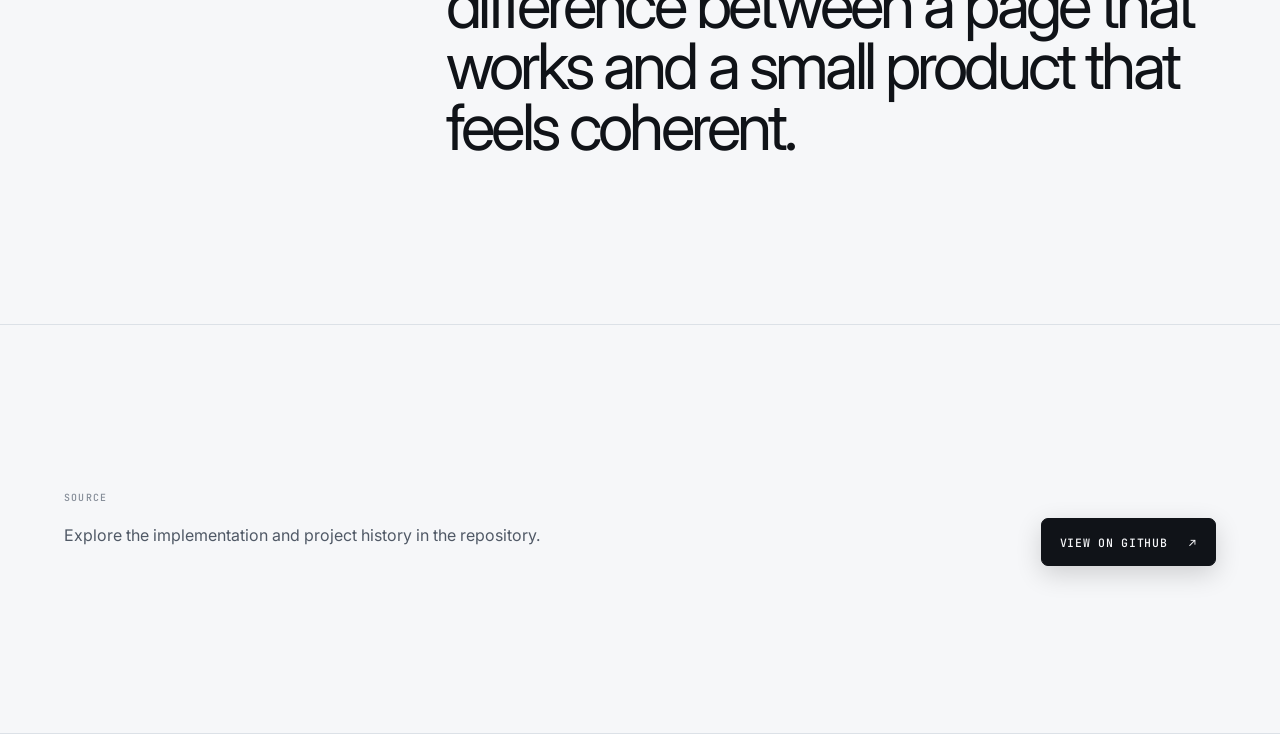
<file: pages/projects/craft-resume.html>
<!DOCTYPE html>
<html lang="en" data-theme="dark"><head><meta charset="UTF-8"><meta name="viewport" content="width=device-width,initial-scale=1"><meta name="description" content="Craft.resume — Sumit Tiwari"><title>Craft.resume — Sumit Tiwari</title><link rel="icon" type="image/png" sizes="32x32" href="../../assets/icons/favicon-32x32.png">
<link rel="icon" type="image/png" sizes="16x16" href="../../assets/icons/favicon-16x16.png">
<link rel="apple-touch-icon" href="../../assets/icons/apple-touch-icon.png">
<script>document.documentElement.dataset.theme=localStorage.getItem("portfolio-theme")||(matchMedia("(prefers-color-scheme:light)").matches?"light":"dark");</script>
<link rel="preconnect" href="https://fonts.googleapis.com"><link rel="preconnect" href="https://fonts.gstatic.com" crossorigin><link href="https://fonts.googleapis.com/css2?family=Inter:wght@400;500;600;700;800&family=JetBrains+Mono:wght@400;500;600&display=swap" rel="stylesheet">
<link rel="stylesheet" href="../../css/variables.css"><link rel="stylesheet" href="../../css/base.css"><link rel="stylesheet" href="../../css/navigation.css"><link rel="stylesheet" href="../../css/components.css"><link rel="stylesheet" href="../../css/dedicated.css"><link rel="stylesheet" href="../../css/project-deep.css"><link rel="stylesheet" href="../../css/responsive.css"><link rel="stylesheet" href="../../css/responsive-fix.css">
</head>
<body class="deep-page page-shell"><header class="site-nav scrolled"><a class="brand" href="../../index.html"><span class="brand-mark">ST</span><span class="brand-name">SUMIT TIWARI</span></a><div class="nav-actions"><button class="theme-toggle" type="button" aria-label="Toggle theme"><span>☾</span><span class="theme-toggle-track"><span class="theme-toggle-thumb"></span></span><span>☼</span></button></div></header>
<a class="back-link interactive" href="../projects.html" data-back-home>Back to previous page</a><main>
<section class="project-hero"><div class="container"><div class="project-kicker"><span>HTML</span><span>CSS</span><span>JAVASCRIPT</span><span>PRODUCT UI</span></div><h1>CRAFT.<br><span class='muted'>RESUME</span></h1><p class="project-summary">A focused resume-builder experience with real-time preview and PDF export, designed around reducing friction between editing and the final document.</p></div></section>
<section class="content-section"><div class="container project-grid"><div><p class="section-label">01 / AT A GLANCE</p><div class="project-meta" style="margin-top:35px"><div class="meta-item"><b>ROLE</b><span>FRONTEND / PRODUCT PROJECT</span></div><div class="meta-item"><b>CORE</b><span>HTML · CSS · JAVASCRIPT</span></div><div class="meta-item"><b>OUTPUT</b><span>REAL-TIME PREVIEW · PDF</span></div><div class="meta-item"><b>SIGNAL</b><span>>15 DAILY DOWNLOADS · +40% ENGAGEMENT</span></div></div></div><div><p class="statement">MAKE THE <span class='muted'>DOCUMENT</span> THE PRODUCT.</p><p class="body-copy" style="margin-top:32px">Resume editing should feel immediate: changes need to be reflected in the final layout without making the user fight the interface.</p></div></div></section>
<section class="content-section"><div class="container"><p class="section-label">02 / WORKFLOW</p><div class="tech-grid" style="margin-top:45px"><article class="tech-card interactive"><b>EDIT</b><p>Structured inputs keep resume content editable.</p></article><article class="tech-card interactive"><b>PREVIEW</b><p>Real-time rendering keeps the final document visible.</p></article><article class="tech-card interactive"><b>LAYOUT</b><p>The UI prioritizes readable hierarchy and clean output.</p></article><article class="tech-card interactive"><b>EXPORT</b><p>PDF export bridges the editor and the finished resume.</p></article><article class="tech-card interactive"><b>USABILITY</b><p>The workflow minimizes unnecessary steps.</p></article><article class="tech-card interactive"><b>SIGNAL</b><p>More than 15 daily downloads and a 40% engagement increase.</p></article></div></div></section><section class="content-section"><div class="container"><p class="section-label">03 / ENGINEERING NOTES</p><div class="lesson-grid" style="margin-top:45px"><article class="lesson interactive"><b>01</b><h3>EDIT</h3><p>Structured inputs keep resume content editable.</p></article><article class="lesson interactive"><b>02</b><h3>PREVIEW</h3><p>Real-time rendering keeps the final document visible.</p></article><article class="lesson interactive"><b>03</b><h3>LAYOUT</h3><p>The UI prioritizes readable hierarchy and clean output.</p></article><article class="lesson interactive"><b>04</b><h3>EXPORT</h3><p>PDF export bridges the editor and the finished resume.</p></article></div></div></section>
<section class="content-section"><div class="container content-grid"><div><p class="section-label">04 / WHAT I LEARNED</p></div><div><p class="statement">This project strengthened my understanding of frontend state, visual hierarchy and the difference between a page that works and a small product that feels coherent.</p></div></div></section>
<section class="content-section"><div class="container" style="display:flex;justify-content:space-between;gap:20px;align-items:end"><div><p class="section-label">SOURCE</p><p class="body-copy" style="margin-top:15px">Explore the implementation and project history in the repository.</p></div><a class="button button-primary interactive" href="https://github.com/mesumittiwari/craft-resume" target="_blank" rel="noreferrer">View on GitHub <span>↗</span></a></div></section>
</main><script src="../../js/theme.js"></script><script src="../../js/interactions.js"></script><script src="../../js/page-transition.js"></script></body></html>
</file>
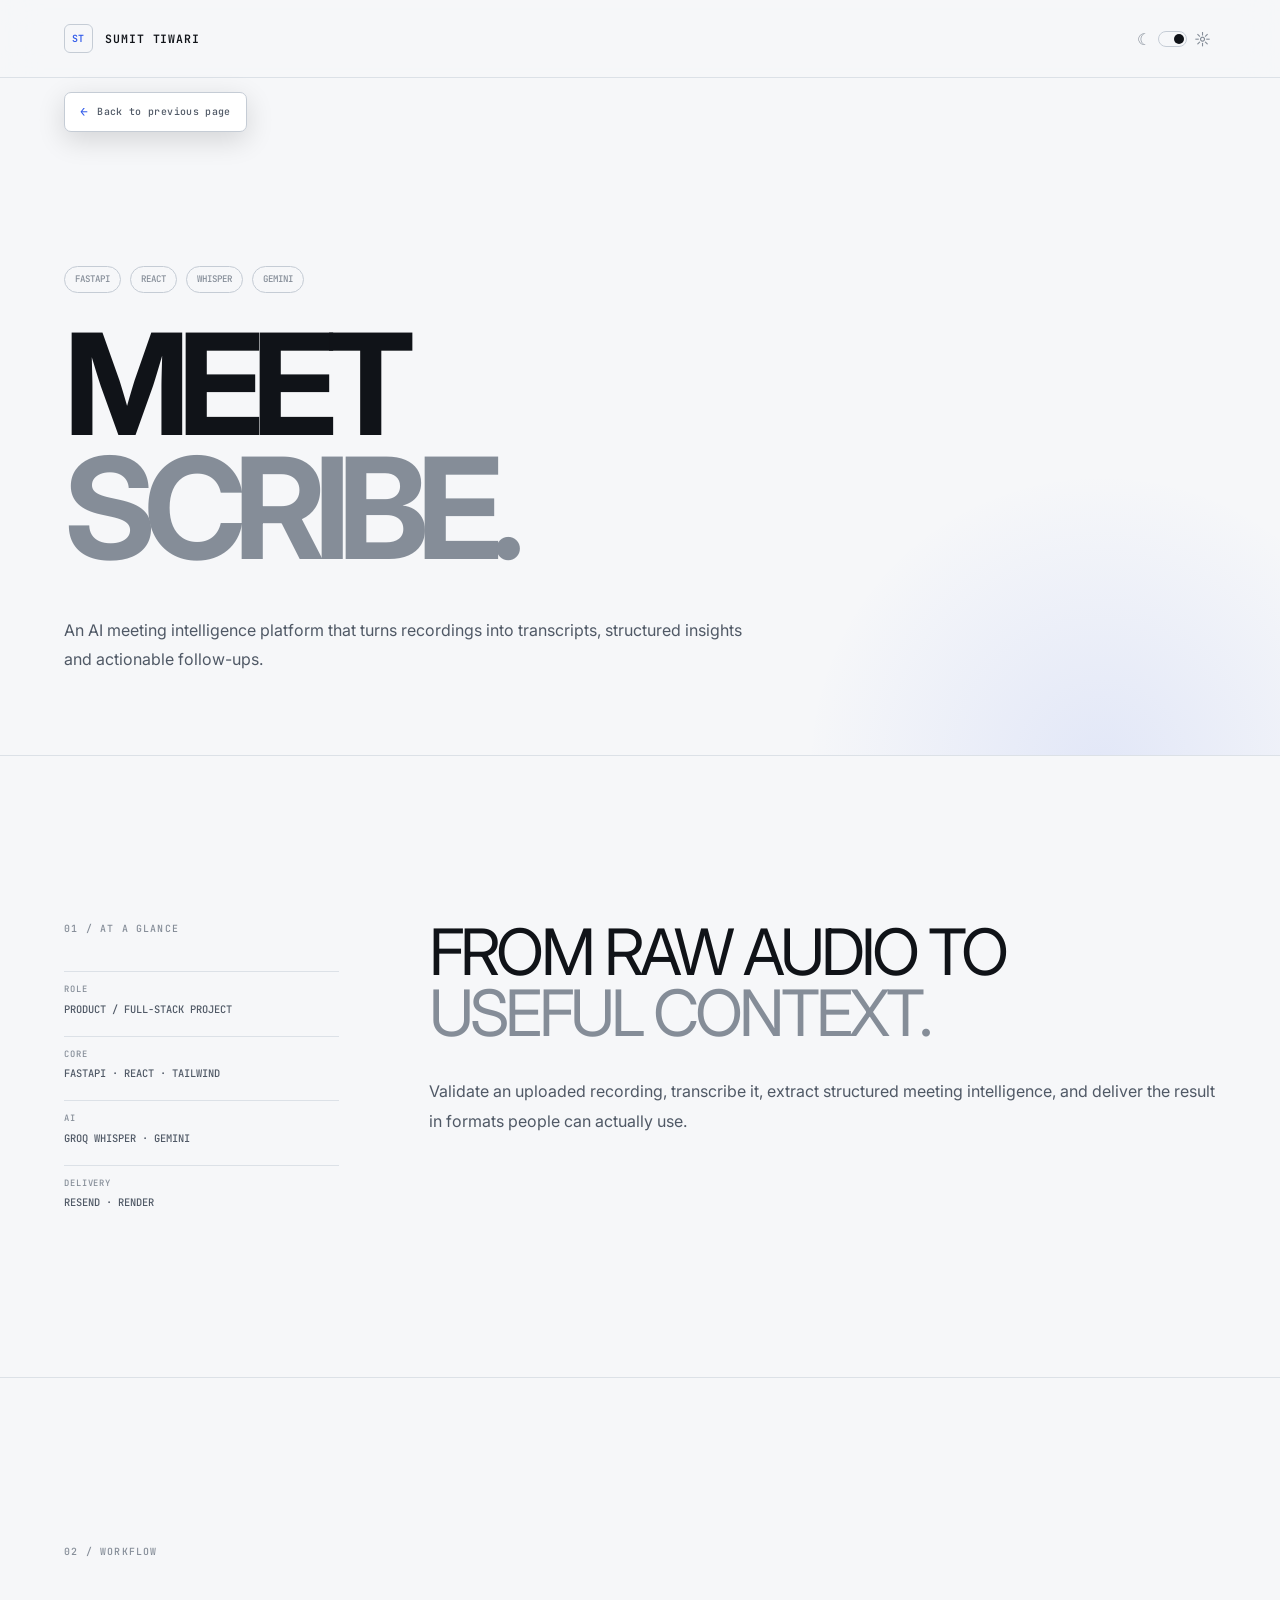
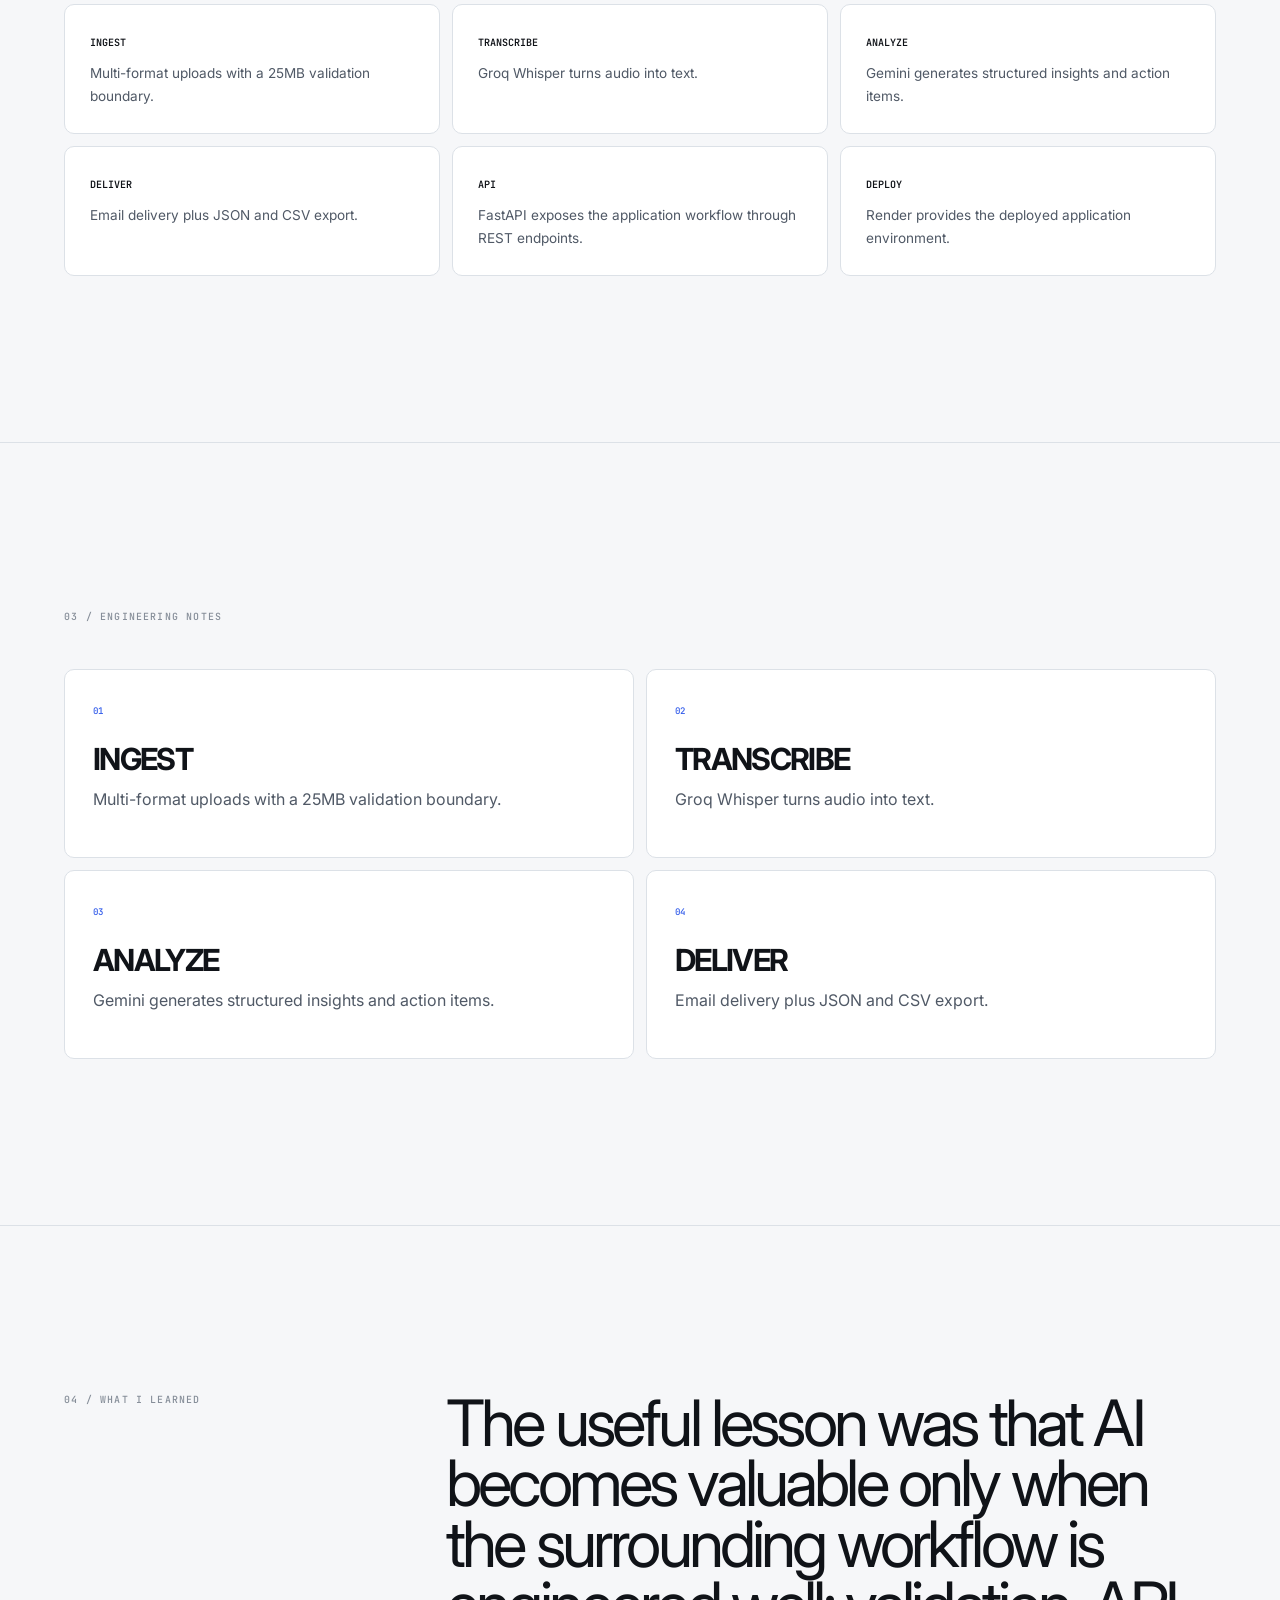
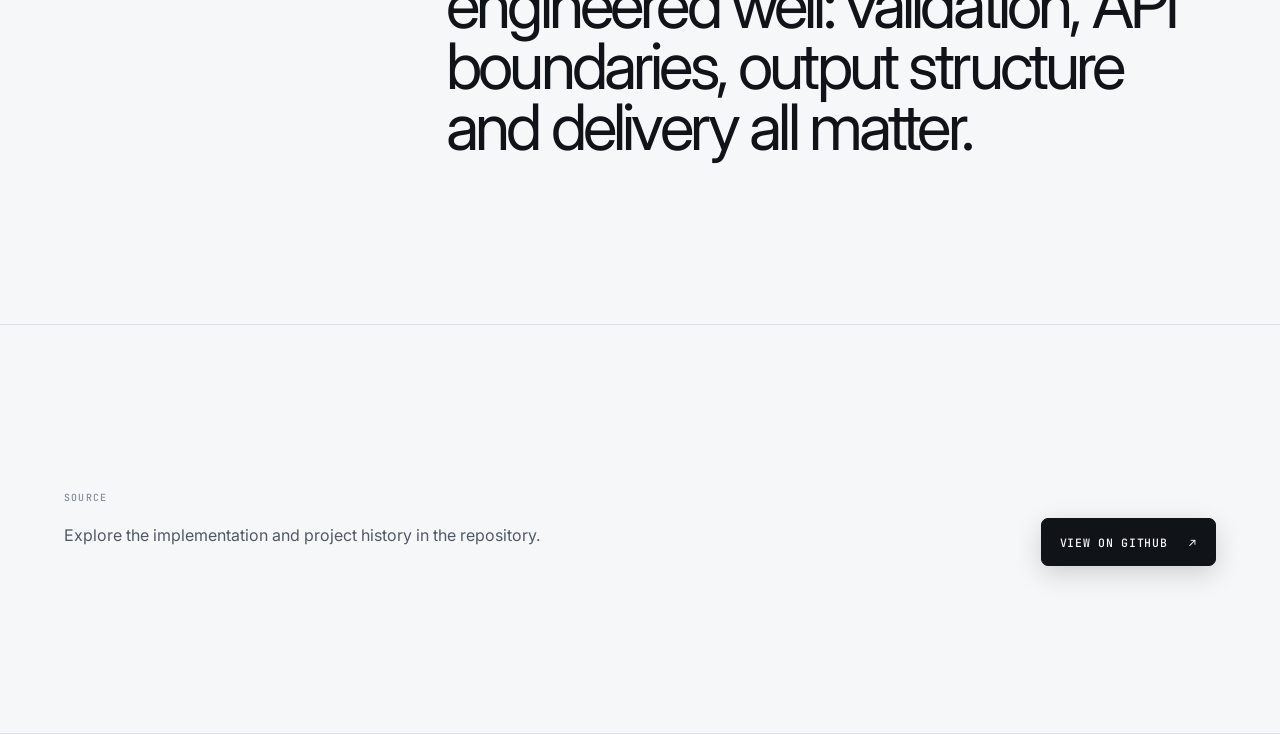
<file: pages/projects/meetscribe.html>
<!DOCTYPE html>
<html lang="en" data-theme="dark"><head><meta charset="UTF-8"><meta name="viewport" content="width=device-width,initial-scale=1"><meta name="description" content="MeetScribe — Sumit Tiwari"><title>MeetScribe — Sumit Tiwari</title><link rel="icon" type="image/png" sizes="32x32" href="../../assets/icons/favicon-32x32.png">
<link rel="icon" type="image/png" sizes="16x16" href="../../assets/icons/favicon-16x16.png">
<link rel="apple-touch-icon" href="../../assets/icons/apple-touch-icon.png">
<script>document.documentElement.dataset.theme=localStorage.getItem("portfolio-theme")||(matchMedia("(prefers-color-scheme:light)").matches?"light":"dark");</script>
<link rel="preconnect" href="https://fonts.googleapis.com"><link rel="preconnect" href="https://fonts.gstatic.com" crossorigin><link href="https://fonts.googleapis.com/css2?family=Inter:wght@400;500;600;700;800&family=JetBrains+Mono:wght@400;500;600&display=swap" rel="stylesheet">
<link rel="stylesheet" href="../../css/variables.css"><link rel="stylesheet" href="../../css/base.css"><link rel="stylesheet" href="../../css/navigation.css"><link rel="stylesheet" href="../../css/components.css"><link rel="stylesheet" href="../../css/dedicated.css"><link rel="stylesheet" href="../../css/project-deep.css"><link rel="stylesheet" href="../../css/responsive.css"><link rel="stylesheet" href="../../css/responsive-fix.css">
</head>
<body class="deep-page page-shell"><header class="site-nav scrolled"><a class="brand" href="../../index.html"><span class="brand-mark">ST</span><span class="brand-name">SUMIT TIWARI</span></a><div class="nav-actions"><button class="theme-toggle" type="button" aria-label="Toggle theme"><span>☾</span><span class="theme-toggle-track"><span class="theme-toggle-thumb"></span></span><span>☼</span></button></div></header>
<a class="back-link interactive" href="../projects.html" data-back-home>Back to previous page</a><main>
<section class="project-hero"><div class="container"><div class="project-kicker"><span>FASTAPI</span><span>REACT</span><span>WHISPER</span><span>GEMINI</span></div><h1>MEET<br><span class='muted'>SCRIBE.</span></h1><p class="project-summary">An AI meeting intelligence platform that turns recordings into transcripts, structured insights and actionable follow-ups.</p></div></section>
<section class="content-section"><div class="container project-grid"><div><p class="section-label">01 / AT A GLANCE</p><div class="project-meta" style="margin-top:35px"><div class="meta-item"><b>ROLE</b><span>PRODUCT / FULL-STACK PROJECT</span></div><div class="meta-item"><b>CORE</b><span>FASTAPI · REACT · TAILWIND</span></div><div class="meta-item"><b>AI</b><span>GROQ WHISPER · GEMINI</span></div><div class="meta-item"><b>DELIVERY</b><span>RESEND · RENDER</span></div></div></div><div><p class="statement">FROM RAW AUDIO TO <span class='muted'>USEFUL CONTEXT.</span></p><p class="body-copy" style="margin-top:32px">Validate an uploaded recording, transcribe it, extract structured meeting intelligence, and deliver the result in formats people can actually use.</p></div></div></section>
<section class="content-section"><div class="container"><p class="section-label">02 / WORKFLOW</p><div class="tech-grid" style="margin-top:45px"><article class="tech-card interactive"><b>INGEST</b><p>Multi-format uploads with a 25MB validation boundary.</p></article><article class="tech-card interactive"><b>TRANSCRIBE</b><p>Groq Whisper turns audio into text.</p></article><article class="tech-card interactive"><b>ANALYZE</b><p>Gemini generates structured insights and action items.</p></article><article class="tech-card interactive"><b>DELIVER</b><p>Email delivery plus JSON and CSV export.</p></article><article class="tech-card interactive"><b>API</b><p>FastAPI exposes the application workflow through REST endpoints.</p></article><article class="tech-card interactive"><b>DEPLOY</b><p>Render provides the deployed application environment.</p></article></div></div></section><section class="content-section"><div class="container"><p class="section-label">03 / ENGINEERING NOTES</p><div class="lesson-grid" style="margin-top:45px"><article class="lesson interactive"><b>01</b><h3>INGEST</h3><p>Multi-format uploads with a 25MB validation boundary.</p></article><article class="lesson interactive"><b>02</b><h3>TRANSCRIBE</h3><p>Groq Whisper turns audio into text.</p></article><article class="lesson interactive"><b>03</b><h3>ANALYZE</h3><p>Gemini generates structured insights and action items.</p></article><article class="lesson interactive"><b>04</b><h3>DELIVER</h3><p>Email delivery plus JSON and CSV export.</p></article></div></div></section>
<section class="content-section"><div class="container content-grid"><div><p class="section-label">04 / WHAT I LEARNED</p></div><div><p class="statement">The useful lesson was that AI becomes valuable only when the surrounding workflow is engineered well: validation, API boundaries, output structure and delivery all matter.</p></div></div></section>
<section class="content-section"><div class="container" style="display:flex;justify-content:space-between;gap:20px;align-items:end"><div><p class="section-label">SOURCE</p><p class="body-copy" style="margin-top:15px">Explore the implementation and project history in the repository.</p></div><a class="button button-primary interactive" href="https://github.com/mesumittiwari/MeetScribe" target="_blank" rel="noreferrer">View on GitHub <span>↗</span></a></div></section>
</main><script src="../../js/theme.js"></script><script src="../../js/interactions.js"></script><script src="../../js/page-transition.js"></script></body></html>
</file>
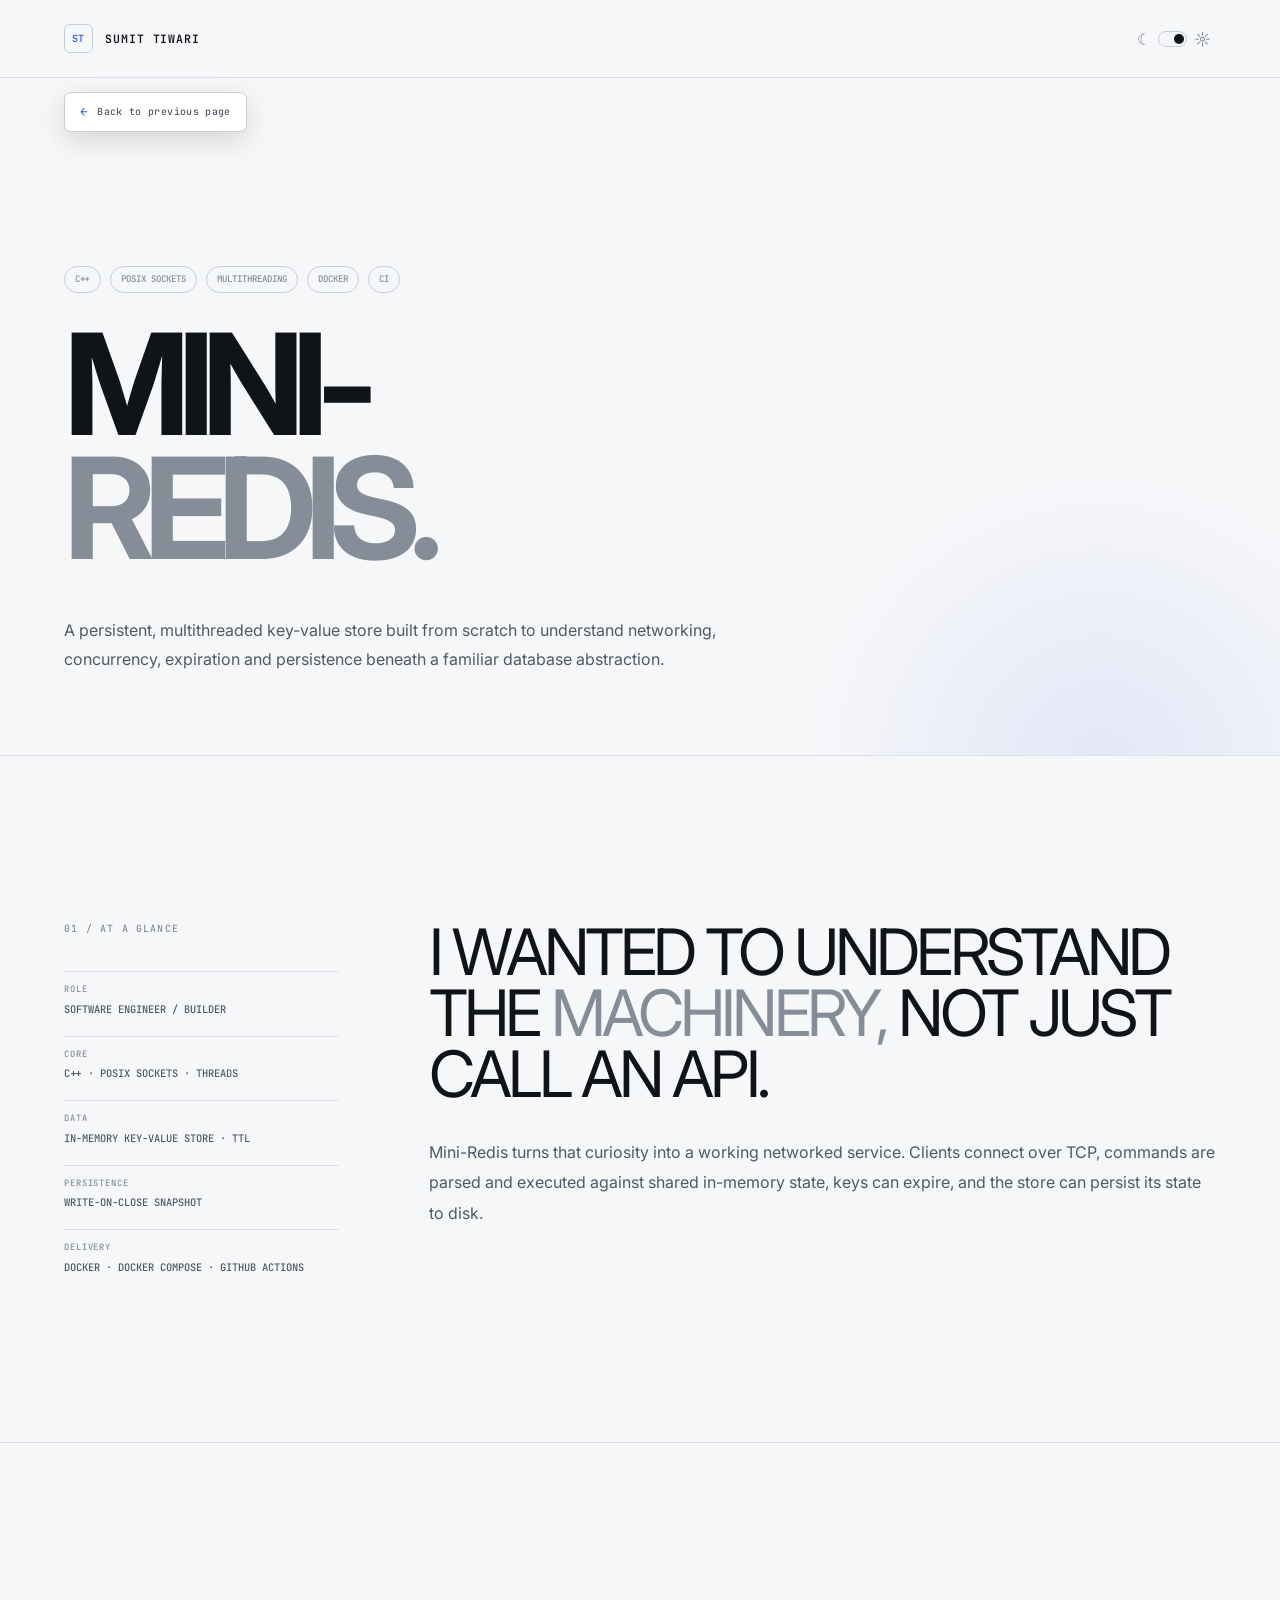
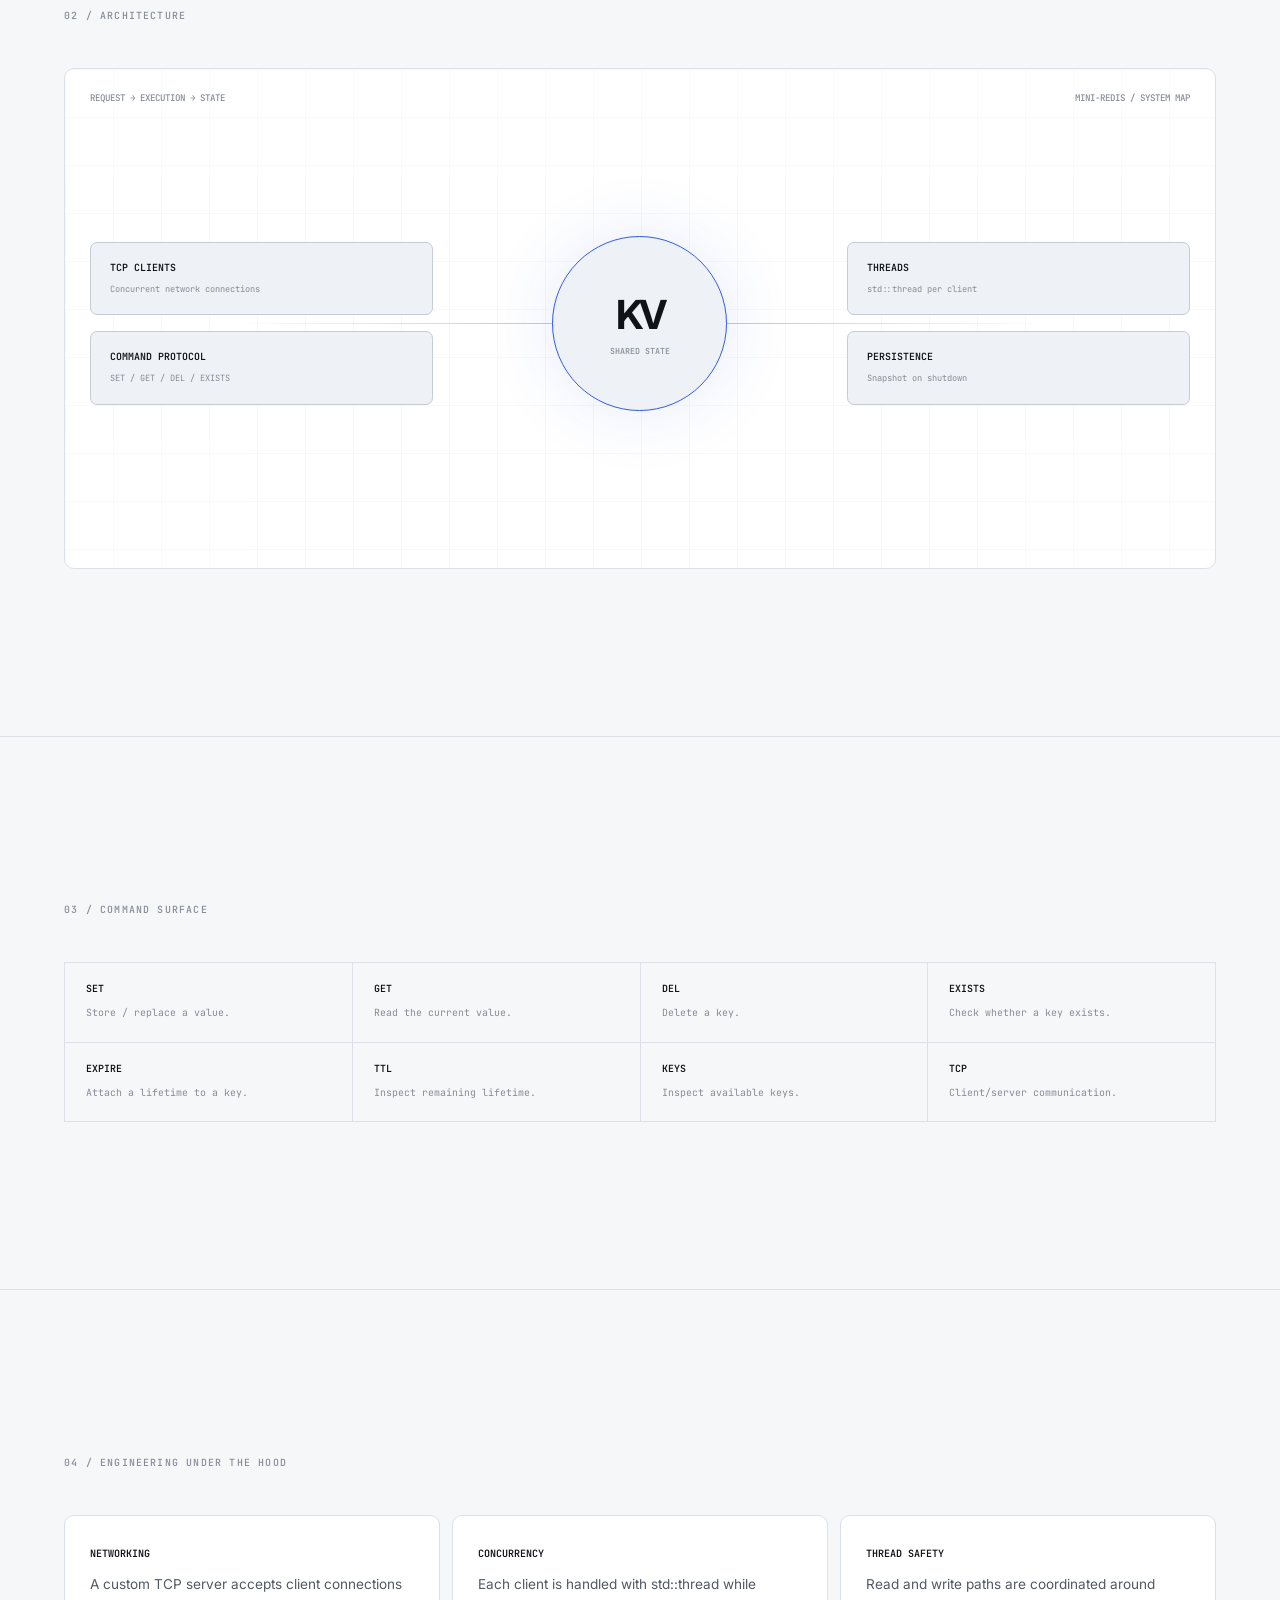
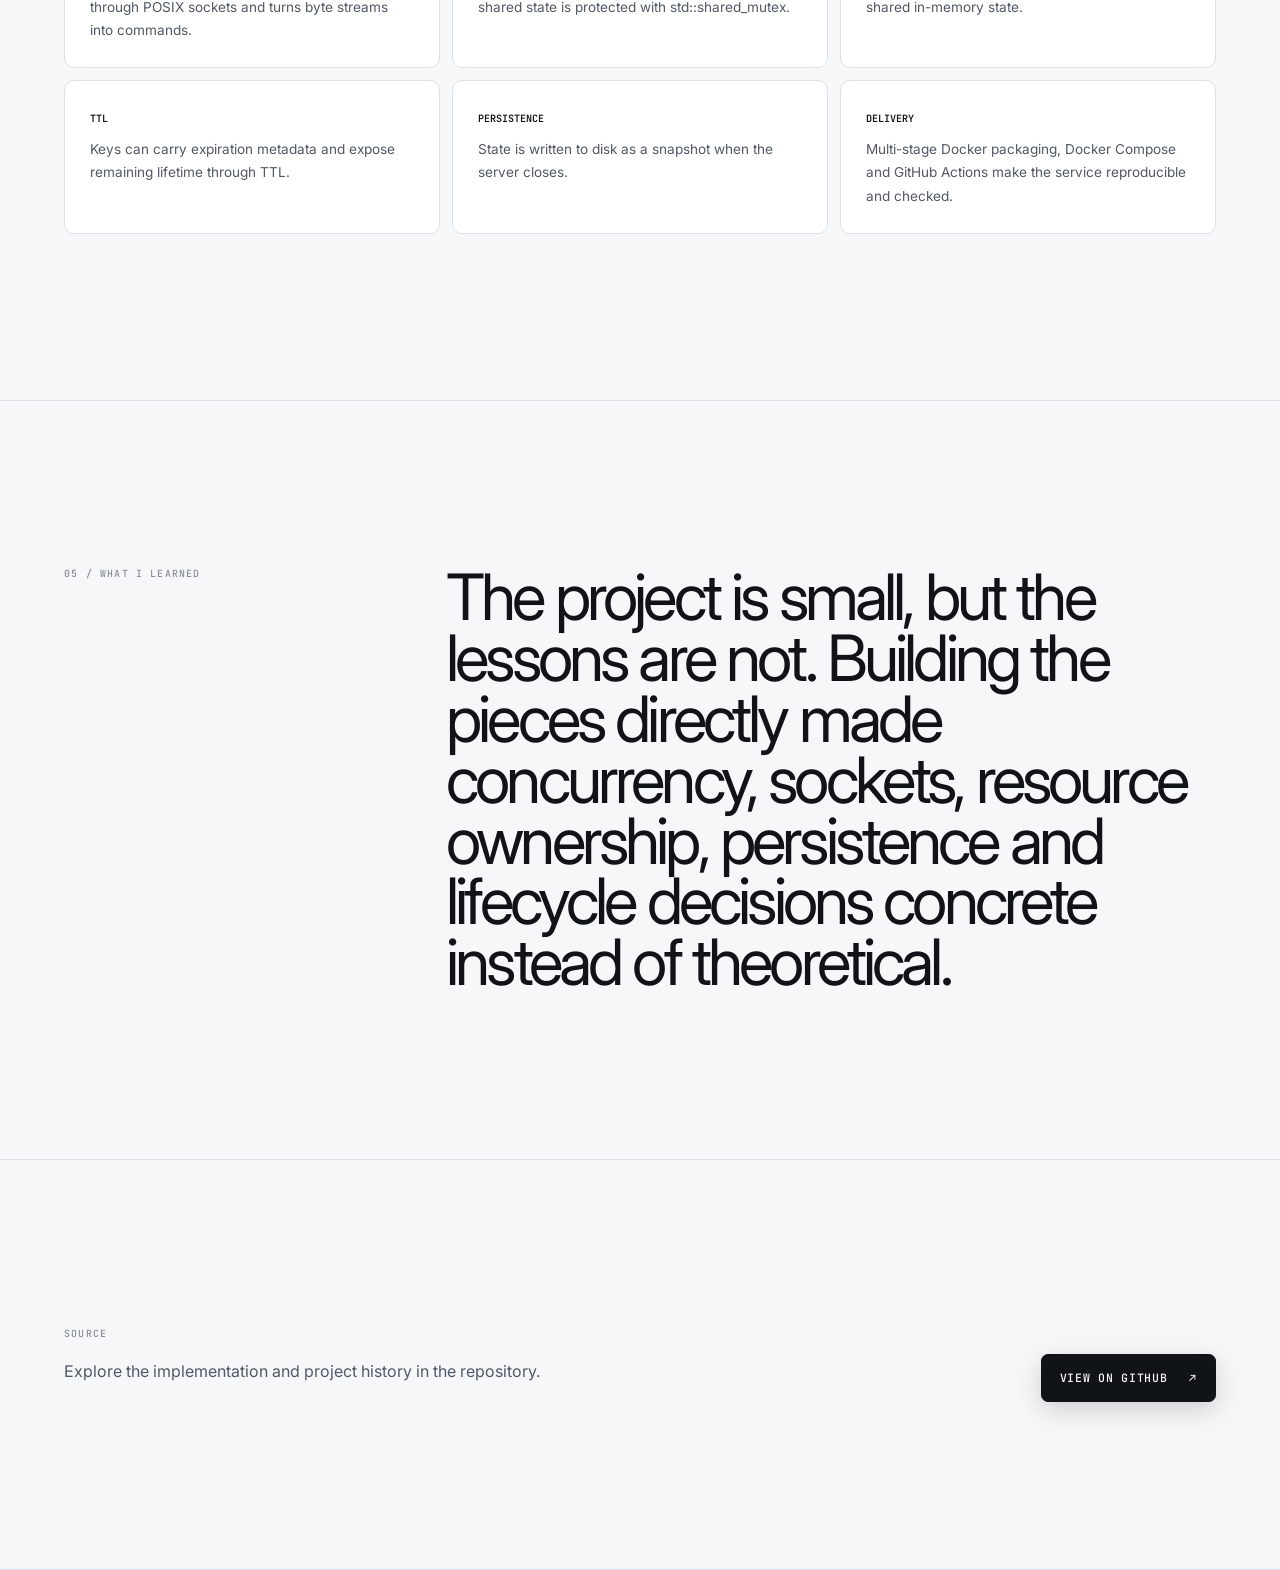
<file: pages/projects/mini-redis.html>
<!DOCTYPE html>
<html lang="en" data-theme="dark"><head><meta charset="UTF-8"><meta name="viewport" content="width=device-width,initial-scale=1"><meta name="description" content="Mini-Redis — Sumit Tiwari"><title>Mini-Redis — Sumit Tiwari</title><link rel="icon" type="image/png" sizes="32x32" href="../../assets/icons/favicon-32x32.png">
<link rel="icon" type="image/png" sizes="16x16" href="../../assets/icons/favicon-16x16.png">
<link rel="apple-touch-icon" href="../../assets/icons/apple-touch-icon.png">
<script>document.documentElement.dataset.theme=localStorage.getItem("portfolio-theme")||(matchMedia("(prefers-color-scheme:light)").matches?"light":"dark");</script>
<link rel="preconnect" href="https://fonts.googleapis.com"><link rel="preconnect" href="https://fonts.gstatic.com" crossorigin><link href="https://fonts.googleapis.com/css2?family=Inter:wght@400;500;600;700;800&family=JetBrains+Mono:wght@400;500;600&display=swap" rel="stylesheet">
<link rel="stylesheet" href="../../css/variables.css"><link rel="stylesheet" href="../../css/base.css"><link rel="stylesheet" href="../../css/navigation.css"><link rel="stylesheet" href="../../css/components.css"><link rel="stylesheet" href="../../css/dedicated.css"><link rel="stylesheet" href="../../css/project-deep.css"><link rel="stylesheet" href="../../css/responsive.css"><link rel="stylesheet" href="../../css/responsive-fix.css">
</head>
<body class="deep-page page-shell"><header class="site-nav scrolled"><a class="brand" href="../../index.html"><span class="brand-mark">ST</span><span class="brand-name">SUMIT TIWARI</span></a><div class="nav-actions"><button class="theme-toggle" type="button" aria-label="Toggle theme"><span>☾</span><span class="theme-toggle-track"><span class="theme-toggle-thumb"></span></span><span>☼</span></button></div></header>
<a class="back-link interactive" href="../projects.html" data-back-home>Back to previous page</a><main>
<section class="project-hero"><div class="container"><div class="project-kicker"><span>C++</span><span>POSIX SOCKETS</span><span>MULTITHREADING</span><span>DOCKER</span><span>CI</span></div><h1>MINI-<br><span class='muted'>REDIS.</span></h1><p class="project-summary">A persistent, multithreaded key-value store built from scratch to understand networking, concurrency, expiration and persistence beneath a familiar database abstraction.</p></div></section>
<section class="content-section"><div class="container project-grid"><div><p class="section-label">01 / AT A GLANCE</p><div class="project-meta" style="margin-top:35px"><div class="meta-item"><b>ROLE</b><span>SOFTWARE ENGINEER / BUILDER</span></div><div class="meta-item"><b>CORE</b><span>C++ · POSIX SOCKETS · THREADS</span></div><div class="meta-item"><b>DATA</b><span>IN-MEMORY KEY-VALUE STORE · TTL</span></div><div class="meta-item"><b>PERSISTENCE</b><span>WRITE-ON-CLOSE SNAPSHOT</span></div><div class="meta-item"><b>DELIVERY</b><span>DOCKER · DOCKER COMPOSE · GITHUB ACTIONS</span></div></div></div><div><p class="statement">I WANTED TO UNDERSTAND THE <span class='muted'>MACHINERY,</span> NOT JUST CALL AN API.</p><p class="body-copy" style="margin-top:32px">Mini-Redis turns that curiosity into a working networked service. Clients connect over TCP, commands are parsed and executed against shared in-memory state, keys can expire, and the store can persist its state to disk.</p></div></div></section>
<section class="content-section"><div class="container"><p class="section-label">02 / ARCHITECTURE</p><div class="architecture" style="margin-top:45px"><div class="arch-label"><span>REQUEST → EXECUTION → STATE</span><span>MINI-REDIS / SYSTEM MAP</span></div><div class="arch-canvas"><div class="arch-line"></div><div class="arch-col"><div class="arch-box interactive"><strong>TCP CLIENTS</strong><small>Concurrent network connections</small></div><div class="arch-box interactive"><strong>COMMAND PROTOCOL</strong><small>SET / GET / DEL / EXISTS</small></div></div><div class="arch-center"><div><b>KV</b><small>SHARED STATE</small></div></div><div class="arch-col"><div class="arch-box interactive"><strong>THREADS</strong><small>std::thread per client</small></div><div class="arch-box interactive"><strong>PERSISTENCE</strong><small>Snapshot on shutdown</small></div></div></div></div></div></section>
<section class="content-section"><div class="container"><p class="section-label">03 / COMMAND SURFACE</p><div class="command-grid" style="margin-top:45px"><div class="command">SET<span>Store / replace a value.</span></div><div class="command">GET<span>Read the current value.</span></div><div class="command">DEL<span>Delete a key.</span></div><div class="command">EXISTS<span>Check whether a key exists.</span></div><div class="command">EXPIRE<span>Attach a lifetime to a key.</span></div><div class="command">TTL<span>Inspect remaining lifetime.</span></div><div class="command">KEYS<span>Inspect available keys.</span></div><div class="command">TCP<span>Client/server communication.</span></div></div></div></section><section class="content-section"><div class="container"><p class="section-label">04 / ENGINEERING UNDER THE HOOD</p><div class="tech-grid" style="margin-top:45px"><article class="tech-card interactive"><b>NETWORKING</b><p>A custom TCP server accepts client connections through POSIX sockets and turns byte streams into commands.</p></article><article class="tech-card interactive"><b>CONCURRENCY</b><p>Each client is handled with std::thread while shared state is protected with std::shared_mutex.</p></article><article class="tech-card interactive"><b>THREAD SAFETY</b><p>Read and write paths are coordinated around shared in-memory state.</p></article><article class="tech-card interactive"><b>TTL</b><p>Keys can carry expiration metadata and expose remaining lifetime through TTL.</p></article><article class="tech-card interactive"><b>PERSISTENCE</b><p>State is written to disk as a snapshot when the server closes.</p></article><article class="tech-card interactive"><b>DELIVERY</b><p>Multi-stage Docker packaging, Docker Compose and GitHub Actions make the service reproducible and checked.</p></article></div></div></section>
<section class="content-section"><div class="container content-grid"><div><p class="section-label">05 / WHAT I LEARNED</p></div><div><p class="statement">The project is small, but the lessons are not. Building the pieces directly made concurrency, sockets, resource ownership, persistence and lifecycle decisions concrete instead of theoretical.</p></div></div></section>
<section class="content-section"><div class="container" style="display:flex;justify-content:space-between;gap:20px;align-items:end"><div><p class="section-label">SOURCE</p><p class="body-copy" style="margin-top:15px">Explore the implementation and project history in the repository.</p></div><a class="button button-primary interactive" href="https://github.com/mesumittiwari/MiniRedis" target="_blank" rel="noreferrer">View on GitHub <span>↗</span></a></div></section>
</main><script src="../../js/theme.js"></script><script src="../../js/interactions.js"></script><script src="../../js/page-transition.js"></script></body></html>
</file>
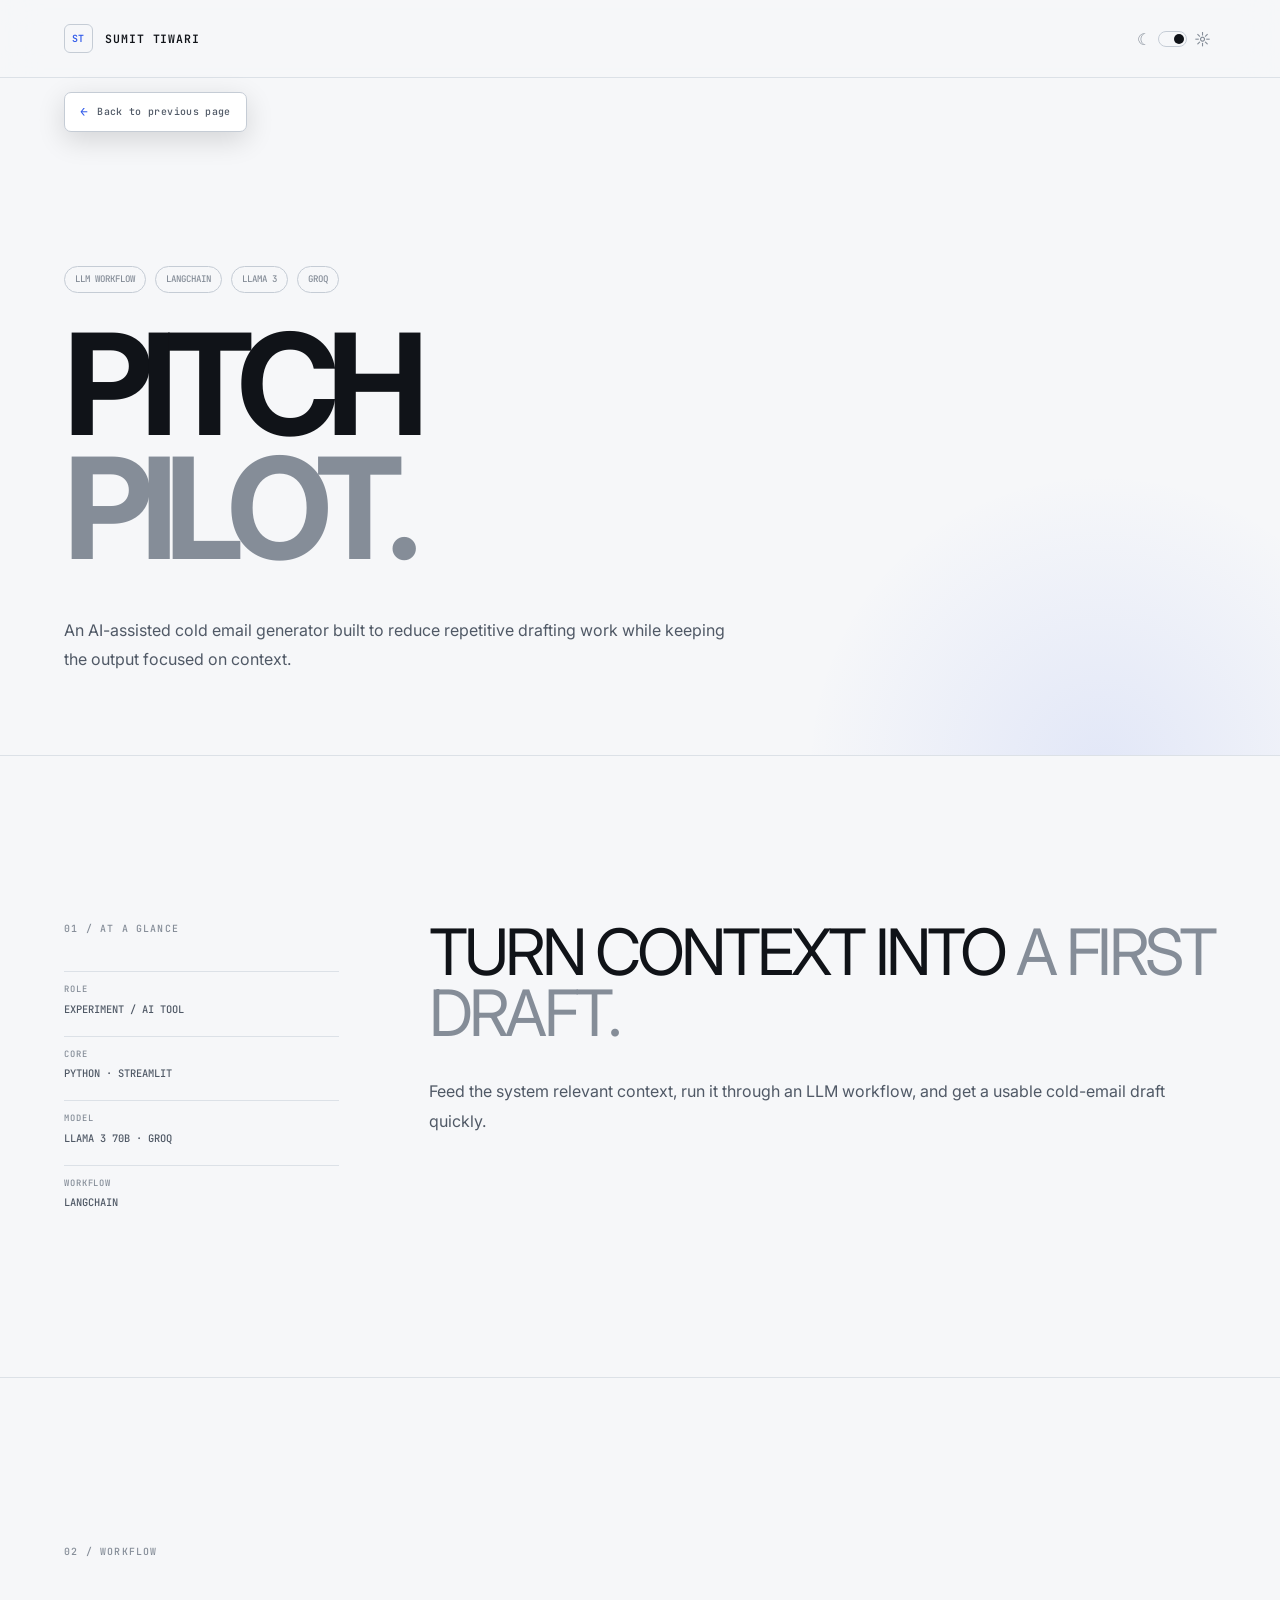
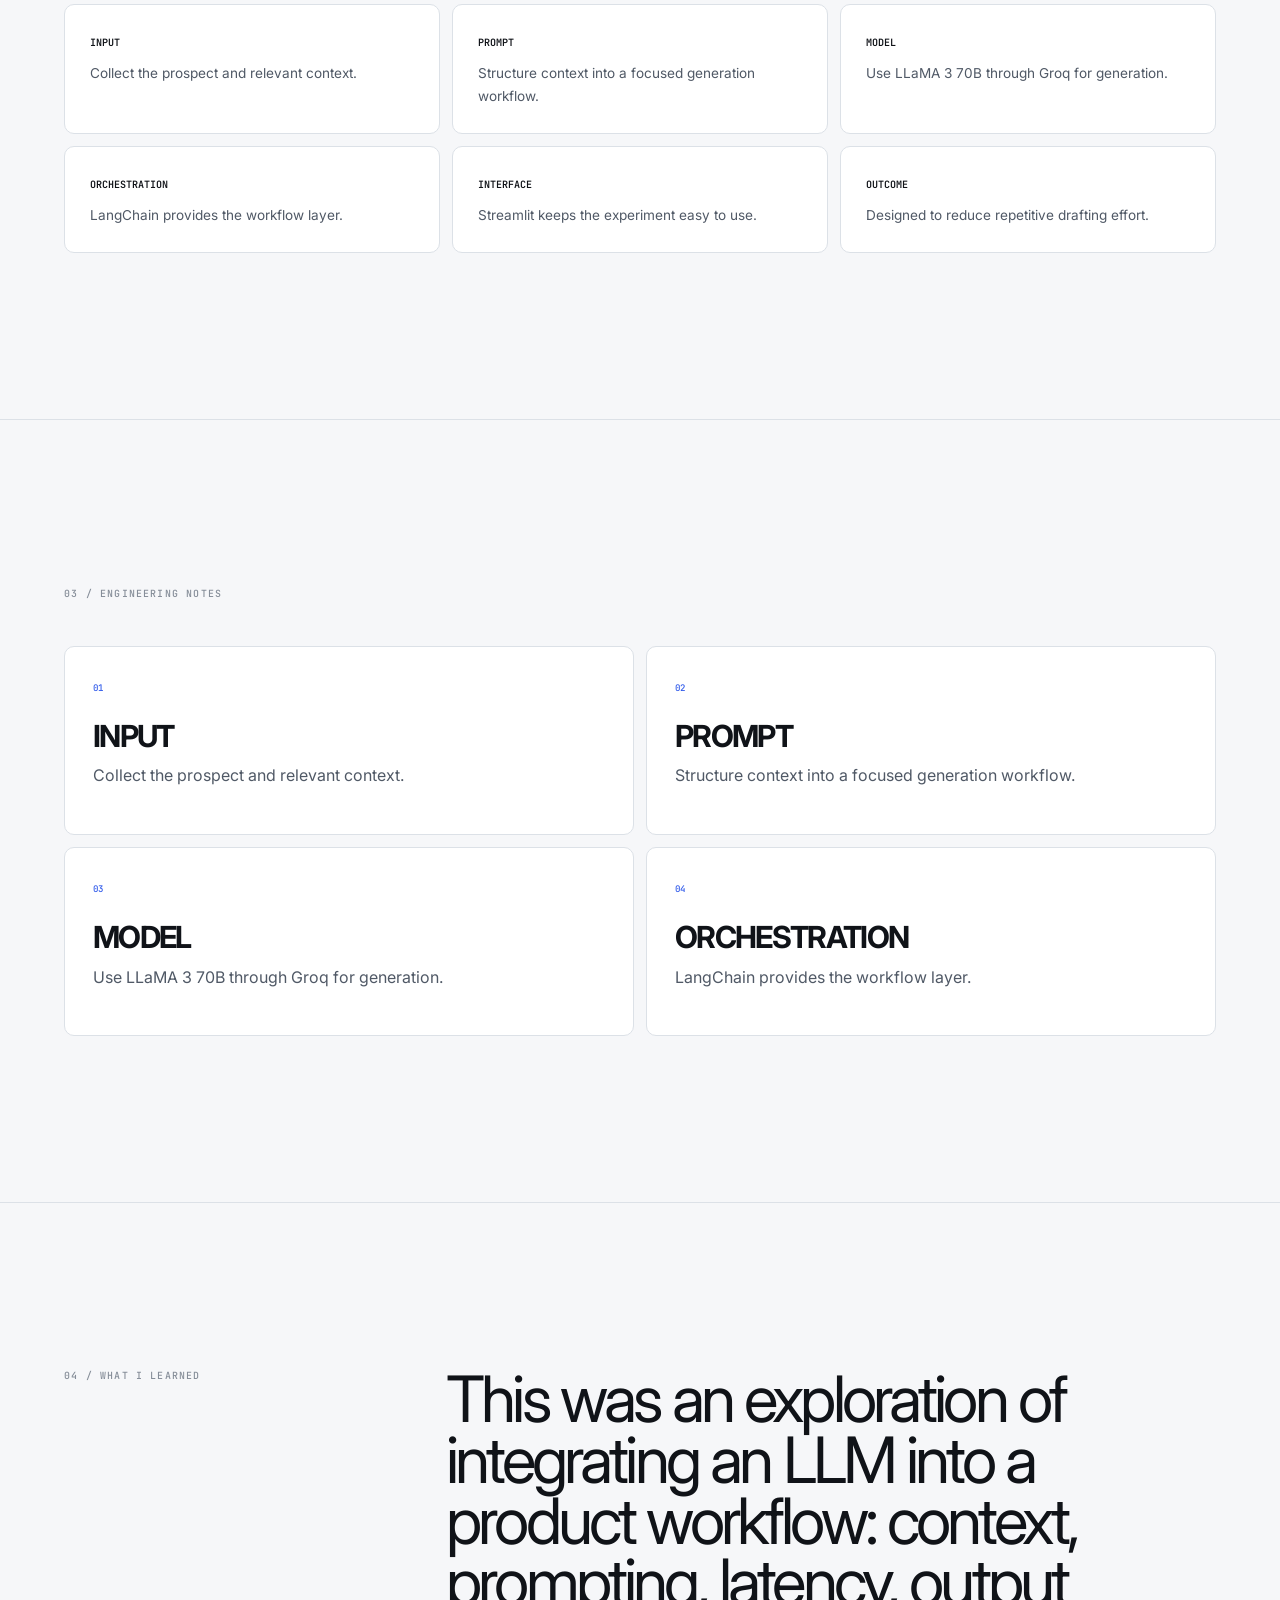
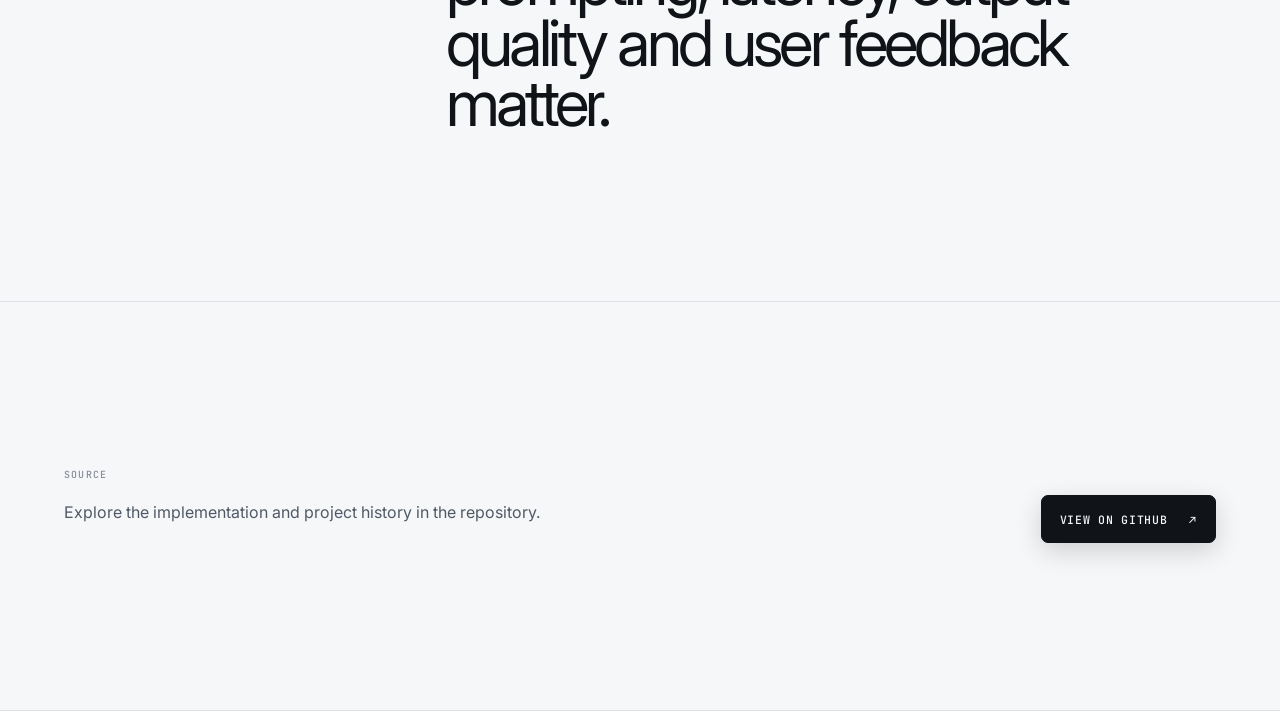
<file: pages/projects/pitchpilot.html>
<!DOCTYPE html>
<html lang="en" data-theme="dark"><head><meta charset="UTF-8"><meta name="viewport" content="width=device-width,initial-scale=1"><meta name="description" content="PitchPilot — Sumit Tiwari"><title>PitchPilot — Sumit Tiwari</title><link rel="icon" type="image/png" sizes="32x32" href="../../assets/icons/favicon-32x32.png">
<link rel="icon" type="image/png" sizes="16x16" href="../../assets/icons/favicon-16x16.png">
<link rel="apple-touch-icon" href="../../assets/icons/apple-touch-icon.png">
<script>document.documentElement.dataset.theme=localStorage.getItem("portfolio-theme")||(matchMedia("(prefers-color-scheme:light)").matches?"light":"dark");</script>
<link rel="preconnect" href="https://fonts.googleapis.com"><link rel="preconnect" href="https://fonts.gstatic.com" crossorigin><link href="https://fonts.googleapis.com/css2?family=Inter:wght@400;500;600;700;800&family=JetBrains+Mono:wght@400;500;600&display=swap" rel="stylesheet">
<link rel="stylesheet" href="../../css/variables.css"><link rel="stylesheet" href="../../css/base.css"><link rel="stylesheet" href="../../css/navigation.css"><link rel="stylesheet" href="../../css/components.css"><link rel="stylesheet" href="../../css/dedicated.css"><link rel="stylesheet" href="../../css/project-deep.css"><link rel="stylesheet" href="../../css/responsive.css"><link rel="stylesheet" href="../../css/responsive-fix.css">
</head>
<body class="deep-page page-shell"><header class="site-nav scrolled"><a class="brand" href="../../index.html"><span class="brand-mark">ST</span><span class="brand-name">SUMIT TIWARI</span></a><div class="nav-actions"><button class="theme-toggle" type="button" aria-label="Toggle theme"><span>☾</span><span class="theme-toggle-track"><span class="theme-toggle-thumb"></span></span><span>☼</span></button></div></header>
<a class="back-link interactive" href="../projects.html" data-back-home>Back to previous page</a><main>
<section class="project-hero"><div class="container"><div class="project-kicker"><span>LLM WORKFLOW</span><span>LANGCHAIN</span><span>LLAMA 3</span><span>GROQ</span></div><h1>PITCH<br><span class='muted'>PILOT.</span></h1><p class="project-summary">An AI-assisted cold email generator built to reduce repetitive drafting work while keeping the output focused on context.</p></div></section>
<section class="content-section"><div class="container project-grid"><div><p class="section-label">01 / AT A GLANCE</p><div class="project-meta" style="margin-top:35px"><div class="meta-item"><b>ROLE</b><span>EXPERIMENT / AI TOOL</span></div><div class="meta-item"><b>CORE</b><span>PYTHON · STREAMLIT</span></div><div class="meta-item"><b>MODEL</b><span>LLAMA 3 70B · GROQ</span></div><div class="meta-item"><b>WORKFLOW</b><span>LANGCHAIN</span></div></div></div><div><p class="statement">TURN CONTEXT INTO <span class='muted'>A FIRST DRAFT.</span></p><p class="body-copy" style="margin-top:32px">Feed the system relevant context, run it through an LLM workflow, and get a usable cold-email draft quickly.</p></div></div></section>
<section class="content-section"><div class="container"><p class="section-label">02 / WORKFLOW</p><div class="tech-grid" style="margin-top:45px"><article class="tech-card interactive"><b>INPUT</b><p>Collect the prospect and relevant context.</p></article><article class="tech-card interactive"><b>PROMPT</b><p>Structure context into a focused generation workflow.</p></article><article class="tech-card interactive"><b>MODEL</b><p>Use LLaMA 3 70B through Groq for generation.</p></article><article class="tech-card interactive"><b>ORCHESTRATION</b><p>LangChain provides the workflow layer.</p></article><article class="tech-card interactive"><b>INTERFACE</b><p>Streamlit keeps the experiment easy to use.</p></article><article class="tech-card interactive"><b>OUTCOME</b><p>Designed to reduce repetitive drafting effort.</p></article></div></div></section><section class="content-section"><div class="container"><p class="section-label">03 / ENGINEERING NOTES</p><div class="lesson-grid" style="margin-top:45px"><article class="lesson interactive"><b>01</b><h3>INPUT</h3><p>Collect the prospect and relevant context.</p></article><article class="lesson interactive"><b>02</b><h3>PROMPT</h3><p>Structure context into a focused generation workflow.</p></article><article class="lesson interactive"><b>03</b><h3>MODEL</h3><p>Use LLaMA 3 70B through Groq for generation.</p></article><article class="lesson interactive"><b>04</b><h3>ORCHESTRATION</h3><p>LangChain provides the workflow layer.</p></article></div></div></section>
<section class="content-section"><div class="container content-grid"><div><p class="section-label">04 / WHAT I LEARNED</p></div><div><p class="statement">This was an exploration of integrating an LLM into a product workflow: context, prompting, latency, output quality and user feedback matter.</p></div></div></section>
<section class="content-section"><div class="container" style="display:flex;justify-content:space-between;gap:20px;align-items:end"><div><p class="section-label">SOURCE</p><p class="body-copy" style="margin-top:15px">Explore the implementation and project history in the repository.</p></div><a class="button button-primary interactive" href="https://github.com/mesumittiwari/PitchPilot" target="_blank" rel="noreferrer">View on GitHub <span>↗</span></a></div></section>
</main><script src="../../js/theme.js"></script><script src="../../js/interactions.js"></script><script src="../../js/page-transition.js"></script></body></html>
</file>
<file: css/variables.css>
:root {
  color-scheme: dark;
  --bg: #0b0d10;
  --surface: #11151a;
  --surface-2: #171c22;
  --surface-3: #1d232b;
  --text: #f2f4f7;
  --text-2: #a4acb8;
  --muted: #68717d;
  --border: #252b33;
  --border-strong: #353e49;
  --accent: #7c9cff;
  --accent-strong: #5f82ff;
  --accent-rgb: 124, 156, 255;
  --shadow: 0 18px 60px rgba(0,0,0,.24);
  --glow: 0 0 34px rgba(var(--accent-rgb), .14);
  --max-width: 1440px;
  --gutter: clamp(22px, 5vw, 84px);
  --section-pad: clamp(100px, 13vw, 190px);
  --radius: 10px;
  --ease: cubic-bezier(.22, 1, .36, 1);
}

:root[data-theme="light"] {
  color-scheme: light;
  --bg: #f6f7f9;
  --surface: #ffffff;
  --surface-2: #eef1f5;
  --surface-3: #e7ebf0;
  --text: #101318;
  --text-2: #505966;
  --muted: #858d98;
  --border: #dce1e7;
  --border-strong: #c5ccd5;
  --accent: #315bea;
  --accent-strong: #2349d5;
  --accent-rgb: 49, 91, 234;
  --shadow: 0 18px 60px rgba(24,36,56,.10);
  --glow: 0 0 34px rgba(var(--accent-rgb), .12);
}
</file>
<file: css/base.css>
* { box-sizing: border-box; }
html { scroll-behavior: smooth; }
html, body { margin: 0; min-height: 100%; }
body {
  background: var(--bg);
  color: var(--text);
  font-family: "Inter", sans-serif;
  overflow-x: hidden;
  transition: background-color .45s ease, color .45s ease;
}
a { color: inherit; text-decoration: none; }
button, a { -webkit-tap-highlight-color: transparent; }
button { font: inherit; }
::selection { background: rgba(var(--accent-rgb), .24); color: var(--text); }

.page-noise {
  position: fixed; inset: 0; pointer-events: none; z-index: 20; opacity: .025;
  background-image: url("data:image/svg+xml,%3Csvg viewBox='0 0 180 180' xmlns='http://www.w3.org/2000/svg'%3E%3Cfilter id='n'%3E%3CfeTurbulence type='fractalNoise' baseFrequency='.9' numOctaves='4' stitchTiles='stitch'/%3E%3C/filter%3E%3Crect width='100%25' height='100%25' filter='url(%23n)' opacity='.55'/%3E%3C/svg%3E");
}
.cursor-glow {
  position: fixed; width: 260px; height: 260px; border-radius: 50%;
  pointer-events: none; z-index: 19; opacity: 0;
  background: radial-gradient(circle, rgba(var(--accent-rgb), .075), transparent 68%);
  transform: translate(-50%, -50%);
  transition: opacity .3s ease;
}
body.cursor-active .cursor-glow { opacity: 1; }

.container { width: min(var(--max-width), calc(100% - (var(--gutter) * 2))); margin-inline: auto; }
.home-section { position: relative; min-height: 100svh; display: grid; align-items: center; padding: var(--section-pad) 0; border-bottom: 1px solid var(--border); }
.eyebrow {
  margin: 0 0 24px; color: var(--muted); font: 500 .7rem/1 "JetBrains Mono", monospace;
  letter-spacing: .16em; text-transform: uppercase;
}
.reveal { opacity: 0; transform: translateY(22px); transition: opacity .8s var(--ease), transform .8s var(--ease); }
.reveal.is-visible { opacity: 1; transform: translateY(0); }
.delay-1 { transition-delay: .12s; }

.button {
  min-height: 48px; display: inline-flex; align-items: center; justify-content: center; gap: 22px;
  padding: 0 18px; border: 1px solid var(--border-strong); border-radius: 7px;
  background: var(--surface);
  font: 500 .72rem/1 "JetBrains Mono", monospace; text-transform: uppercase; letter-spacing: .06em;
  transition: transform .22s var(--ease), border-color .22s ease, background-color .22s ease, box-shadow .22s ease;
}
.button span, .text-link span { transition: transform .22s var(--ease); }
.button-primary { background: var(--text); color: var(--bg); border-color: var(--text); }
.button-outline { background: var(--surface); color: var(--text); border-color: var(--border-strong); }
.button:hover { transform: translateY(-2px) scale(1.012); border-color: var(--accent); box-shadow: var(--glow); }
.button:hover span, .text-link:hover span { transform: translate(3px,-2px); }
.text-link {
  min-height: 48px; display: inline-flex; align-items: center; justify-content: center; gap: 14px;
  padding: 0 18px; border: 1px solid var(--border-strong); border-radius: 7px;
  background: var(--surface); color: var(--text);
  font: 500 .72rem/1 "JetBrains Mono", monospace; text-transform: uppercase; letter-spacing: .07em;
  transition: transform .22s var(--ease), color .22s ease, background-color .22s ease, border-color .22s ease, box-shadow .22s ease;
}
.text-link:hover { color: var(--text); background: var(--surface-2); border-color: var(--accent); box-shadow: var(--glow); transform: translateY(-2px) scale(1.012); text-shadow: none; }

.interactive { position: relative; }
.interactive::after {
  content: ""; position: absolute; inset: -7px; border-radius: inherit; pointer-events: none;
  opacity: 0; box-shadow: 0 0 24px rgba(var(--accent-rgb), .16); transition: opacity .25s ease;
}
.interactive:hover::after { opacity: 1; }

h1,h2,h3,p { margin-top: 0; }
h1,h2,h3 { letter-spacing: -.055em; }
</file>
<file: css/navigation.css>
.site-nav {
  position: fixed; z-index: 50; top: 0; left: 0; width: 100%; height: 78px;
  display: flex; align-items: center; justify-content: space-between; padding: 0 var(--gutter);
  border-bottom: 1px solid transparent; transition: background .35s ease, border-color .35s ease, backdrop-filter .35s ease;
}
.site-nav.scrolled { background: color-mix(in srgb, var(--bg) 82%, transparent); backdrop-filter: blur(18px); border-color: var(--border); }
.brand { display: inline-flex; align-items: center; gap: 12px; font: 600 .72rem/1 "JetBrains Mono", monospace; letter-spacing: .08em; }
.brand-mark {
  width: 29px; height: 29px; display: grid; place-items: center; border: 1px solid var(--border-strong);
  border-radius: 6px; font-size: .62rem; color: var(--accent);
}
.desktop-nav { display: flex; align-items: center; gap: clamp(18px, 2.4vw, 38px); }
.desktop-nav a {
  position: relative; padding: 8px 0; color: var(--muted); font: 500 .68rem/1 "JetBrains Mono", monospace;
  text-transform: uppercase; letter-spacing: .07em; transition: color .2s ease;
}
.desktop-nav a::before { content: ""; position: absolute; width: 4px; height: 4px; border-radius: 50%; left: 50%; bottom: -4px; background: var(--accent); transform: translateX(-50%) scale(0); transition: transform .25s var(--ease); box-shadow: 0 0 12px rgba(var(--accent-rgb), .5); }
.desktop-nav a:hover, .desktop-nav a.active { color: var(--text); }
.desktop-nav a.active::before { transform: translateX(-50%) scale(1); }

.nav-actions { display: flex; align-items: center; gap: 18px; }
.theme-toggle {
  border: 0; background: transparent; color: var(--muted); display: flex; align-items: center; gap: 7px; padding: 5px;
  cursor: pointer;
}
.theme-icon { font-size: .9rem; line-height: 1; min-width: 12px; text-align: center; }
.theme-toggle-track { width: 29px; height: 16px; border: 1px solid var(--border-strong); border-radius: 99px; padding: 2px; }
.theme-toggle-thumb { display: block; width: 10px; height: 10px; border-radius: 50%; background: var(--text); transition: transform .3s var(--ease); }
:root[data-theme="light"] .theme-toggle-thumb { transform: translateX(13px); }

.menu-toggle { display: none; border: 0; background: transparent; width: 34px; padding: 7px 0; cursor: pointer; }
.menu-toggle span { display: block; height: 1px; background: var(--text); margin: 5px 0; transition: transform .25s ease; }
.section-index {
  position: fixed; z-index: 40; right: 28px; top: 50%; transform: translateY(-50%);
  display: flex; flex-direction: column; align-items: center; gap: 10px;
  color: var(--muted); font: 500 .58rem/1 "JetBrains Mono", monospace;
}
.section-index-current { color: var(--text); }
.section-index-line { width: 1px; height: 62px; background: linear-gradient(var(--accent), var(--border)); }

/* Clearly visible previous-page control on all dedicated pages */
.back-link{
  position:fixed;left:var(--gutter);top:92px;z-index:90;
  display:inline-flex;align-items:center;gap:9px;min-height:40px;padding:0 15px;
  border:1px solid var(--border-strong);border-radius:7px;
  background:var(--surface);color:var(--text-2);
  box-shadow:0 8px 28px rgba(0,0,0,.14);
  backdrop-filter:blur(12px);-webkit-backdrop-filter:blur(12px);
  font:500 .62rem/1 "JetBrains Mono",monospace;letter-spacing:.035em;
  text-decoration:none;transition:transform .22s var(--ease),border-color .22s,color .22s,box-shadow .22s;
}
.back-link:before{content:"←";font-size:.8rem;color:var(--accent)}
.back-link:hover{color:var(--text);border-color:var(--accent);transform:translateX(-3px);box-shadow:0 8px 34px rgba(var(--accent-rgb),.14)}
@media(max-width:700px){.back-link{top:78px;left:16px;min-height:36px;padding:0 12px;font-size:.55rem}}

/* Phase 11 — functional mobile menu */
.mobile-nav-panel{
  position:fixed;inset:68px 0 auto 0;z-index:49;display:none;
  padding:10px var(--gutter) 22px;
  background:color-mix(in srgb,var(--bg) 96%,transparent);
  border-bottom:1px solid var(--border);
  backdrop-filter:blur(20px);-webkit-backdrop-filter:blur(20px);
  box-shadow:0 20px 45px rgba(0,0,0,.18)
}
.mobile-nav-panel nav{display:grid;border-top:1px solid var(--border)}
.mobile-nav-panel a{
  display:flex;align-items:center;justify-content:space-between;min-height:54px;
  border-bottom:1px solid var(--border);color:var(--text-2);
  font:500 .7rem/1 "JetBrains Mono",monospace;letter-spacing:.08em;text-transform:uppercase
}
.mobile-nav-panel a span{color:var(--muted);font-size:.55rem}
body.menu-open .mobile-nav-panel{display:block}
body.menu-open .menu-toggle span:first-child{transform:translateY(6px) rotate(45deg)}
body.menu-open .menu-toggle span:last-child{transform:translateY(-6px) rotate(-45deg)}
@media(min-width:1001px){.mobile-nav-panel{display:none!important}}
</file>
<file: css/components.css>
.section-topline { display:flex; align-items:flex-end; justify-content:space-between; gap:30px; margin-bottom:54px; }
.section-topline h2 { margin: 0; font-size: clamp(2.5rem, 6vw, 6rem); line-height: .88; font-weight: 700; }


/* CTA visibility: controls should read as controls before hover. */
.button,
.text-link {
  box-shadow: 0 6px 22px rgba(0,0,0,.10);
}
.button-primary {
  box-shadow: 0 8px 26px rgba(0,0,0,.16);
}

/* Phase 8: explicit project CTA controls */
.project-card-cta{align-self:flex-start;margin-top:30px;position:relative;z-index:2;pointer-events:none}
.hero-identity{margin-bottom:28px}
.hero-portrait{width:86px;height:86px;border:1px solid var(--border-strong);border-radius:14px;background:var(--surface);display:grid;place-items:center;overflow:hidden;box-shadow:0 10px 30px rgba(0,0,0,.16)}
.hero-portrait img{width:100%;height:100%;object-fit:cover;display:block}
.hero-portrait-fallback{color:var(--text);font:700 1.1rem/1 "JetBrains Mono",monospace;letter-spacing:.04em}
.hero-portrait:not(.is-empty) .hero-portrait-fallback{display:none}
@media(max-width:700px){.hero-portrait{width:70px;height:70px;border-radius:12px}.hero-identity{margin-bottom:22px}}

/* Phase 9: personal profile portrait */
.hero-portrait {
  width: clamp(96px, 9vw, 132px);
  height: clamp(96px, 9vw, 132px);
  border-radius: 18px;
  border-color: var(--border-strong);
  box-shadow: 0 14px 38px rgba(0,0,0,.20);
}
.hero-portrait img {
  object-position: 50% 34%;
}
@media(max-width:700px) {
  .hero-portrait {
    width: 82px;
    height: 82px;
    border-radius: 15px;
  }
}

/* Phase 10: visible homepage identity portrait */
.hero-identity {
  display:flex;
  align-items:center;
  gap:22px;
  margin-bottom:34px;
}
.hero-identity .eyebrow { margin:0; }
.hero-portrait {
  flex:0 0 auto;
  width:104px;
  height:104px;
  border:1px solid var(--border-strong);
  border-radius:18px;
  overflow:hidden;
  background:var(--surface);
  box-shadow:0 16px 42px rgba(0,0,0,.22);
  position:relative;
}
.hero-portrait:after {
  content:"";
  position:absolute;
  inset:0;
  border:1px solid rgba(var(--accent-rgb),.18);
  border-radius:inherit;
  pointer-events:none;
}
.hero-portrait img {
  width:100%;
  height:100%;
  object-fit:cover;
  object-position:50% 34%;
  display:block;
}
@media(max-width:700px) {
  .hero-identity { gap:16px; margin-bottom:26px; }
  .hero-portrait { width:78px; height:78px; border-radius:14px; }
}
</file>
<file: css/home.css>
.hero-section { padding-top: 120px; overflow: hidden; }
.hero-grid { display:grid; grid-template-columns: minmax(0, 1.05fr) minmax(400px, .95fr); gap: 7vw; align-items:center; }
.hero-copy h1 { margin:0; font-size: clamp(3.6rem, 7.7vw, 8.8rem); line-height: .87; font-weight: 800; }
.hero-copy h1 em { color: transparent; -webkit-text-stroke: 1px var(--text); font-style: normal; }
.hero-subtitle { margin: 32px 0 18px; color: var(--text-2); font: 500 .72rem/1.6 "JetBrains Mono", monospace; text-transform: uppercase; letter-spacing: .04em; }
.hero-subtitle span { color: var(--accent); }
.hero-description { max-width: 590px; color: var(--text-2); font-size: 1rem; line-height: 1.75; }
.hero-actions { display:flex; align-items:center; gap:26px; margin-top:32px; }

.hero-visual { position:relative; min-height: 570px; display:grid; place-items:center; }
.system-orbit { position:absolute; border:1px solid var(--border); border-radius:50%; transform: rotate(-18deg); }
.orbit-one { width: 470px; height: 260px; }
.orbit-two { width: 350px; height: 500px; transform: rotate(52deg); border-color: color-mix(in srgb, var(--accent) 30%, var(--border)); }
.system-node {
  position:absolute; width:112px; height:70px; display:flex; flex-direction:column; justify-content:center; gap:7px;
  padding:0 13px; border:1px solid var(--border-strong); border-radius:8px; background:color-mix(in srgb,var(--surface) 92%,transparent);
  box-shadow:0 15px 50px rgba(0,0,0,.13); transition:transform .3s var(--ease), border-color .3s ease, box-shadow .3s ease;
}
.system-node:hover { transform:translateY(-4px) scale(1.025); border-color:var(--accent); box-shadow:var(--glow); }
.system-node span { font:500 .56rem/1 "JetBrains Mono",monospace; color:var(--muted); }
.system-node b { font:600 .72rem/1 "JetBrains Mono",monospace; color:var(--text); }
.node-input { left:8%; top:25%; } .node-process { right:4%; top:17%; } .node-system { left:18%; bottom:19%; } .node-output { right:13%; bottom:27%; }
.system-line { position:absolute; height:1px; background:linear-gradient(90deg,transparent,var(--accent),transparent); transform-origin:left; opacity:.6; }
.line-a { width:230px; left:26%; top:36%; transform:rotate(-8deg); }
.line-b { width:190px; left:36%; top:52%; transform:rotate(34deg); }
.line-c { width:160px; left:31%; top:61%; transform:rotate(-26deg); }
.data-packet { position:absolute; width:5px; height:5px; border-radius:50%; background:var(--accent); box-shadow:0 0 15px rgba(var(--accent-rgb),.7); }
.packet-a { animation: packetA 4s linear infinite; }
.packet-b { animation: packetB 5s linear infinite 1.4s; }
@keyframes packetA { 0%{left:28%;top:36%;opacity:0} 10%{opacity:1} 50%{left:65%;top:48%} 90%{opacity:1} 100%{left:78%;top:43%;opacity:0} }
@keyframes packetB { 0%{left:30%;top:61%;opacity:0} 10%{opacity:1} 55%{left:54%;top:53%} 100%{left:75%;top:30%;opacity:0} }
.visual-caption { position:absolute; bottom:20px; left:10%; right:10%; display:flex; justify-content:space-between; gap:20px; color:var(--muted); font:500 .55rem/1.4 "JetBrains Mono",monospace; letter-spacing:.08em; }

.scroll-cue { position:absolute; bottom:28px; left:var(--gutter); display:flex; gap:16px; align-items:center; color:var(--muted); font:500 .6rem/1 "JetBrains Mono",monospace; text-transform:uppercase; letter-spacing:.1em; }
.scroll-cue i { color:var(--accent); font-style:normal; animation: bob 1.8s ease-in-out infinite; }
@keyframes bob { 50%{transform:translateY(5px)} }

.engineer-section { background:linear-gradient(180deg,var(--bg),var(--surface)); }
.section-heading { max-width:1100px; }
.section-heading h2 { margin:0; font-size:clamp(3rem,7vw,7.5rem); line-height:.92; font-weight:700; }
.section-heading h2 span { color:var(--muted); }
.process-grid { margin-top:80px; display:grid; grid-template-columns:.65fr 1.35fr; gap:8vw; }
.process-intro p { color:var(--text-2); max-width:430px; line-height:1.8; margin-bottom:30px; }
.process-steps { display:grid; grid-template-columns:repeat(5,1fr); border-top:1px solid var(--border); }
.process-step { min-height:180px; display:flex; flex-direction:column; justify-content:space-between; padding:18px 14px; border-right:1px solid var(--border); transition:background .25s ease, color .25s ease, box-shadow .25s ease; }
.process-step:first-child { border-left:1px solid var(--border); }
.process-step span { color:var(--muted); font:500 .6rem/1 "JetBrains Mono",monospace; }
.process-step strong { font:600 .72rem/1 "JetBrains Mono",monospace; letter-spacing:.04em; }
.process-step:hover { background:var(--surface-2); color:var(--accent); box-shadow:inset 0 0 35px rgba(var(--accent-rgb),.04); }

.build-section { background:var(--surface); }
.flagship-project { border:1px solid var(--border-strong); border-radius:var(--radius); padding:clamp(22px,3vw,44px); background:linear-gradient(135deg,var(--surface-2),var(--surface)); transition:transform .35s var(--ease),border-color .3s ease,box-shadow .35s ease; }
.flagship-project:hover { transform:translateY(-4px); border-color:var(--accent); box-shadow:var(--shadow),var(--glow); }
.project-meta,.project-footer { display:flex; justify-content:space-between; gap:20px; color:var(--muted); font:500 .58rem/1.5 "JetBrains Mono",monospace; letter-spacing:.07em; }
.flagship-content { display:grid; grid-template-columns:.75fr 1.25fr; gap:6vw; align-items:center; padding:70px 0; }
.flagship-content h2 { margin:0 0 24px; font-size:clamp(4rem,9vw,9.5rem); line-height:.78; }
.flagship-content p { max-width:360px; color:var(--text-2); line-height:1.7; margin-bottom:28px; }
.mini-architecture { position:relative; min-height:440px; display:flex; flex-direction:column; align-items:center; gap:16px; justify-content:center; }
.arch-node { min-width:128px; min-height:50px; padding:10px 16px; display:grid; place-items:center; text-align:center; border:1px solid var(--border-strong); border-radius:6px; background:var(--surface); color:var(--text-2); font:500 .58rem/1.35 "JetBrains Mono",monospace; transition:.3s var(--ease); }
.arch-node:hover { color:var(--text); border-color:var(--accent); box-shadow:var(--glow); transform:translateY(-3px); }
.arch-client,.arch-server,.arch-store,.arch-snapshot { color:var(--text); }
.arch-server { border-color:color-mix(in srgb,var(--accent) 50%,var(--border)); }
.arch-connector { width:1px; height:34px; background:linear-gradient(var(--accent),var(--border)); }
.arch-branches { display:flex; gap:80px; position:relative; }
.arch-branches::before { content:""; position:absolute; width:calc(100% - 64px); height:1px; background:var(--border-strong); top:-17px; left:32px; }
.arch-packet { position:absolute; width:5px; height:5px; border-radius:50%; background:var(--accent); box-shadow:0 0 18px rgba(var(--accent-rgb),.7); animation:archPacket 3.5s linear infinite; }
@keyframes archPacket { 0%{top:2%;opacity:0} 12%{opacity:1} 44%{top:34%} 58%{top:48%} 100%{top:88%;opacity:0} }
.other-projects { display:grid; grid-template-columns:repeat(3,1fr); gap:12px; margin-top:12px; }
.mini-project { min-height:230px; padding:24px; border:1px solid var(--border); background:var(--surface); border-radius:var(--radius); display:flex; flex-direction:column; justify-content:space-between; transition:.3s var(--ease); }
.mini-project:hover { transform:translateY(-4px) scale(1.008); border-color:var(--accent); box-shadow:var(--glow); }
.mini-project span,.mini-project small { color:var(--muted); font:500 .58rem/1.4 "JetBrains Mono",monospace; }
.mini-project h3 { margin:0; font-size:2rem; }
.mini-project p { color:var(--text-2); }

.solve-section { background:var(--bg); }
.solve-grid { display:grid; grid-template-columns:.8fr 1.2fr; gap:10vw; align-items:center; }
.solve-number strong { display:block; font-size:clamp(7rem,18vw,19rem); line-height:.75; letter-spacing:-.09em; }
.solve-number > span { display:block; margin-top:35px; color:var(--text-2); font:500 .7rem/1.5 "JetBrains Mono",monospace; letter-spacing:.08em; }
.algorithm-stage { min-height:440px; padding:35px; border:1px solid var(--border); border-radius:var(--radius); background:var(--surface); }
.algorithm-label { color:var(--muted); font:500 .58rem/1 "JetBrains Mono",monospace; letter-spacing:.1em; margin-bottom:80px; }
.array-row { display:flex; gap:10px; justify-content:center; }
.array-row span { width:60px; height:60px; display:grid; place-items:center; border:1px solid var(--border-strong); border-radius:5px; font:600 1rem/1 "JetBrains Mono",monospace; transition:.5s var(--ease); }
.algorithm-stage:hover .array-row:first-of-type span { transform:translateY(-8px); border-color:var(--accent); box-shadow:var(--glow); }
.algorithm-arrow { margin:32px auto; text-align:center; color:var(--accent); }
.array-row.sorted span { border-color:color-mix(in srgb,var(--accent) 45%,var(--border)); }
.algorithm-stage p { max-width:520px; margin:70px auto 24px; color:var(--text-2); line-height:1.7; text-align:center; }

.know-section { background:var(--surface); }
.knowledge-layout { display:grid; grid-template-columns:1.2fr .8fr; gap:8vw; margin-top:65px; }
.knowledge-primary > span,.label { color:var(--muted); font:500 .58rem/1 "JetBrains Mono",monospace; letter-spacing:.1em; }
.knowledge-primary h2 { margin:25px 0 42px; font-size:clamp(6rem,15vw,15rem); line-height:.72; }
.knowledge-stack { display:grid; grid-template-columns:repeat(2,1fr); border-top:1px solid var(--border); }
.knowledge-stack span { padding:18px 0; border-bottom:1px solid var(--border); color:var(--text-2); font:500 .67rem/1.4 "JetBrains Mono",monospace; transition:.25s ease; }
.knowledge-stack span:hover { color:var(--accent); transform:translateX(5px); }
.knowledge-secondary { display:flex; flex-direction:column; gap:35px; justify-content:center; }
.knowledge-secondary p { color:var(--text-2); line-height:1.7; }
.exploration-card { padding:24px; border:1px solid var(--border); border-radius:var(--radius); }
.exploration-card small { display:block; margin-top:18px; color:var(--muted); line-height:1.6; }

.experience-section { background:var(--bg); }
.timeline-preview { position:relative; max-width:1000px; margin:70px auto 0; }
.timeline-line { position:absolute; left:110px; top:0; bottom:0; width:1px; background:var(--border); }
.timeline-item { min-height:130px; display:grid; grid-template-columns:110px 1fr; gap:40px; position:relative; }
.timeline-year { color:var(--accent); font:500 .65rem/1 "JetBrains Mono",monospace; }
.timeline-item > div { padding:0 0 42px 40px; border-left:1px solid var(--border); }
.timeline-item b { font:600 .75rem/1 "JetBrains Mono",monospace; letter-spacing:.08em; }
.timeline-item p { color:var(--text-2); margin-top:12px; }

.track-section { background:var(--surface); }
.track-grid { display:grid; grid-template-columns:repeat(3,1fr); margin:65px 0 50px; border-top:1px solid var(--border); border-left:1px solid var(--border); }
.track-stat { min-height:220px; padding:30px; border-right:1px solid var(--border); border-bottom:1px solid var(--border); display:flex; flex-direction:column; justify-content:space-between; transition:.3s var(--ease); }
.track-stat:hover { background:var(--surface-2); box-shadow:inset 0 0 40px rgba(var(--accent-rgb),.035); }
.track-stat strong { font-size:clamp(3.5rem,7vw,7rem); line-height:.8; letter-spacing:-.08em; }
.track-stat span { color:var(--muted); font:500 .6rem/1.3 "JetBrains Mono",monospace; letter-spacing:.08em; }

.contact-section { min-height:85svh; background:var(--bg); }
.contact-inner { width:min(1000px,calc(100% - (var(--gutter) * 2))); }
.contact-inner h2 { margin:0; font-size:clamp(4rem,10vw,10rem); line-height:.82; }
.contact-inner h2 em { color:var(--muted); font-style:normal; }
.contact-copy { color:var(--text-2); margin:35px 0 30px; font-size:1rem; }
.contact-actions { display:flex; gap:12px; }
</file>
<file: css/pages.css>
.deep-page { padding-top: 120px; }
.deep-page main { min-height:100vh; }
.deep-hero { min-height:65svh; display:grid; align-items:end; padding:80px 0; border-bottom:1px solid var(--border); }
.deep-hero h1 { margin:0; font-size:clamp(4rem,10vw,11rem); line-height:.8; }
.deep-hero p:not(.eyebrow) { max-width:650px; margin-top:32px; color:var(--text-2); line-height:1.8; }
.back-link { position:fixed; top:95px; left:var(--gutter); z-index:45; color:var(--muted); font:500 .62rem/1 "JetBrains Mono",monospace; text-transform:uppercase; letter-spacing:.08em; transition:color .2s ease; }
.back-link:hover { color:var(--text); }
.page-content { padding:var(--section-pad) 0; }
</file>
<file: css/responsive.css>
@media (max-width: 1000px) {
  .desktop-nav { display:none; }
  .menu-toggle { display:block; }
  .section-index { right:14px; }
  .hero-grid,.flagship-content,.solve-grid,.knowledge-layout,.process-grid { grid-template-columns:1fr; }
  .hero-visual { min-height:500px; }
  .hero-copy { padding-top:40px; }
  .process-steps { margin-top:30px; }
  .flagship-content { gap:50px; }
  .knowledge-primary h2 { font-size:clamp(6rem,22vw,12rem); }
}
@media (max-width: 700px) {
  :root { --gutter:20px; --section-pad:90px; }
  .site-nav { height:68px; }
  .brand-name { display:none; }
  .section-index { display:none; }
  .hero-section { padding-top:100px; }
  .hero-copy h1 { font-size:clamp(3.2rem,15vw,5.6rem); }
  .hero-subtitle { line-height:2; }
  .hero-description { font-size:.9rem; }
  .hero-visual { min-height:390px; margin-top:15px; transform:scale(.88); transform-origin:center; }
  .scroll-cue { display:none; }
  .section-heading h2,.section-topline h2 { font-size:clamp(2.7rem,12vw,5rem); }
  .process-steps { grid-template-columns:1fr; }
  .process-step { min-height:100px; border-left:1px solid var(--border)!important; }
  .other-projects,.track-grid { grid-template-columns:1fr; }
  .flagship-content h2 { font-size:clamp(4rem,19vw,7rem); }
  .project-meta,.project-footer { flex-direction:column; }
  .mini-architecture { min-height:380px; transform:scale(.88); }
  .array-row { gap:5px; }
  .array-row span { width:43px; height:43px; font-size:.8rem; }
  .knowledge-stack { grid-template-columns:1fr; }
  .timeline-line { left:76px; }
  .timeline-item { grid-template-columns:76px 1fr; gap:0; }
  .timeline-item > div { padding-left:25px; }
  .track-stat { min-height:170px; }
  .contact-actions { flex-direction:column; align-items:flex-start; }
}
@media (prefers-reduced-motion: reduce) {
  *,*::before,*::after { scroll-behavior:auto!important; animation-duration:.01ms!important; animation-iteration-count:1!important; transition-duration:.01ms!important; }
}
</file>
<file: css/responsive-fix.css>
/* Phase 11 — robust scaling and responsive layout */
html,body{width:100%;max-width:100%;overflow-x:clip}
img,svg,video,canvas{max-width:100%;height:auto}
.container{min-width:0}

.page-hero,.project-hero,.problem-hero,
.page-hero .container,.project-hero .container,.problem-hero .container{
  width:100%;min-width:0;max-width:100%;
}
.page-hero h1,.project-hero h1,.problem-hero h1,
.statement,.big-metric-label,.body-copy,.lead{
  max-width:100%;overflow-wrap:anywhere;
}
.page-hero h1{font-size:clamp(4rem,8.5vw,9.5rem);line-height:.82;letter-spacing:-.075em}
.project-hero h1{font-size:clamp(4rem,11vw,12rem);line-height:.78;letter-spacing:-.085em}
.problem-hero h1{font-size:clamp(4rem,10vw,10.5rem);line-height:.82;letter-spacing:-.075em}

.big-metric{grid-template-columns:minmax(0,.8fr) minmax(0,1.2fr);gap:clamp(32px,6vw,96px)}
.big-metric>*{min-width:0}
.big-metric-number{
  min-width:0;width:100%;max-width:100%;
  font-size:clamp(6rem,13vw,13.5rem);line-height:.78;
  letter-spacing:-.085em;white-space:nowrap;
}
.big-metric-label{font-size:clamp(2rem,4vw,4.5rem)}

.hero-grid,.process-grid,.flagship-content,.solve-grid,.knowledge-layout,
.timeline-preview,.track-grid,.contact-inner{min-width:0}
.hero-grid>*,.process-grid>*,.flagship-content>*,
.solve-grid>*,.knowledge-layout>*,.track-stat{min-width:0}
.hero-visual{min-width:0;max-width:100%;overflow:hidden}
.skill-map,.architecture,.arch-canvas,.focus-card,.skill-list-card,
.exp-card,.record,.pattern,.lesson,.explore-card,.tech-card{
  min-width:0;max-width:100%;
}
.command,.tech-card,.lesson,.pattern{overflow-wrap:anywhere}

@media(max-width:1100px){
  :root{--gutter:clamp(24px,4vw,48px);--section-pad:clamp(90px,10vw,140px)}
  .page-hero,.project-hero,.problem-hero{padding-top:145px}
  .content-grid,.project-grid,.big-metric,.contact-grid{grid-template-columns:minmax(0,1fr)}
  .big-metric{gap:48px;align-items:start}
  .big-metric-number{width:fit-content;max-width:100%}
  .record-grid{grid-template-columns:repeat(2,minmax(0,1fr))}
}

@media(max-width:700px){
  :root{--gutter:18px;--section-pad:76px}
  .container{width:min(100%,calc(100% - 36px))}
  .site-nav{height:68px;padding-inline:18px}
  .page-hero,.project-hero,.problem-hero{min-height:auto;padding-top:132px;padding-bottom:64px}
  .page-hero h1{font-size:clamp(3.5rem,15vw,6rem);line-height:.86}
  .project-hero h1{font-size:clamp(3.5rem,18vw,7rem);line-height:.8}
  .problem-hero h1{font-size:clamp(3.5rem,17vw,6.8rem);line-height:.84}
  .page-hero .lead,.project-summary,.problem-hero .lead{margin-top:28px;font-size:.92rem;line-height:1.7}
  .content-section{padding-block:72px}
  .content-grid,.project-grid,.big-metric,.contact-grid,.skill-section-grid,.focus-grid{
    grid-template-columns:minmax(0,1fr);gap:32px
  }
  .big-metric{gap:30px}
  .big-metric-number{font-size:clamp(5.8rem,27vw,9rem);line-height:.8}
  .big-metric-label{font-size:clamp(2rem,10vw,4rem);line-height:.92}
  .record-grid{grid-template-columns:minmax(0,1fr);margin-top:48px}
  .record{min-height:170px}
  .record strong{font-size:clamp(3.2rem,15vw,5.5rem)}
  .skill-map{min-height:520px}
  .skill-core{width:125px;height:125px}
  .skill-node{max-width:38%;overflow-wrap:anywhere}
  .skill-node:before{display:none}
  .rule-item{grid-template-columns:52px minmax(0,1fr);gap:16px}
  .exp-block{grid-template-columns:minmax(0,1fr)}
  .footer-mini{flex-direction:column}

  .hero-grid,.process-grid,.solve-grid,.knowledge-layout{
    grid-template-columns:minmax(0,1fr);gap:42px
  }
  .hero-copy h1{font-size:clamp(3.2rem,15vw,5.7rem)}
  .hero-actions,.contact-actions{flex-wrap:wrap;gap:10px}
  .hero-visual{
  min-height:410px;
  height:410px;
  margin-top:10px;
  transform:none;
  overflow:hidden;
}

.system-orbit{
  transform:scale(.68) rotate(-18deg);
}

.orbit-two{
  transform:scale(.66) rotate(52deg);
}

.system-node{
  width:108px;
  height:68px;
  padding:0 12px;
}

.node-input{
  left:2%;
  top:17%;
}

.node-process{
  right:2%;
  top:7%;
}

.node-system{
  left:10%;
  bottom:15%;
}

.node-output{
  right:10%;
  bottom:25%;
}

.line-a{
  width:180px;
  left:24%;
  top:36%;
}

.line-b{
  width:150px;
  left:34%;
  top:52%;
}

.line-c{
  width:130px;
  left:28%;
  top:62%;
}

.visual-caption{
  left:6%;
  right:6%;
  bottom:4px;
  gap:12px;
  align-items:flex-end;
  font-size:.48rem;
  line-height:1.45;
}

.visual-caption span:last-child{
  text-align:right;
}
  .process-steps{grid-template-columns:minmax(0,1fr)}
  .process-step{min-height:88px;border-left:1px solid var(--border)!important}
  .knowledge-primary h2{font-size:clamp(5.5rem,27vw,10rem)}
  .track-grid{grid-template-columns:minmax(0,1fr)}
  .contact-inner h2{font-size:clamp(3.5rem,16vw,7rem)}
}
@media(max-width:380px){
  .big-metric-number{font-size:clamp(5rem,25vw,7rem)}
  .hero-copy h1{font-size:clamp(2.9rem,14vw,4.5rem)}
  .problem-hero h1,.project-hero h1,.page-hero h1{font-size:clamp(3rem,16vw,5.2rem)}
  .hero-visual{
  min-height:380px;
  height:380px;
}

.system-node{
  width:100px;
  height:64px;
}

.node-input{
  left:0;
}

.node-process{
  right:0;
}

.node-system{
  left:7%;
}

.node-output{
  right:7%;
}

.visual-caption{
  font-size:.44rem;
}
}

/* ================================================================
   PHASE 12 — DEDICATED PAGE CONTENT RAIL
   Keep every page's content inside the same deliberate horizontal
   grid as the navigation/back control. This fixes edge-to-edge
   dedicated-page headings and copy at desktop/tablet widths.
   ================================================================ */

.container {
  width: min(100% - (var(--gutter) * 2), 1440px);
  max-width: 1440px;
  margin-inline: auto;
  min-width: 0;
}

.page-hero .container,
.project-hero .container,
.problem-hero .container {
  width: min(100% - (var(--gutter) * 2), 1440px);
  max-width: 1440px;
  margin-inline: auto;
  min-width: 0;
}

@media (max-width: 1100px) {
  .container,
  .page-hero .container,
  .project-hero .container,
  .problem-hero .container {
    width: min(100% - (var(--gutter) * 2), 100%);
  }
}

@media (max-width: 700px) {
  .container,
  .page-hero .container,
  .project-hero .container,
  .problem-hero .container {
    width: calc(100% - 36px);
    margin-inline: auto;
  }
}

/* Keep the fixed back control aligned to the same content rail. */
.back-link {
  left: max(var(--gutter), calc((100vw - 1440px) / 2));
}

@media (max-width: 700px) {
  .back-link {
    left: 18px;
  }
}

/* Phase 13 — prevent large editorial hero words from colliding */
.page-hero h1,
.project-hero h1,
.problem-hero h1 {
  line-height: .88;
  overflow: visible;
}
.page-hero h1 .muted,
.project-hero h1 .muted,
.problem-hero h1 .muted {
  display: block;
}
@media (max-width:700px) {
  .page-hero h1,
  .project-hero h1,
  .problem-hero h1 {
    line-height: .91;
  }
}
</file>
<file: css/dedicated.css>
.page-shell{min-height:100vh}
.page-hero{min-height:72svh;display:grid;align-items:end;padding:160px 0 90px;border-bottom:1px solid var(--border);position:relative;overflow:hidden}
.page-hero:after{content:"";position:absolute;width:45vw;height:45vw;right:-12vw;bottom:-24vw;border-radius:50%;background:radial-gradient(circle,rgba(var(--accent-rgb),.11),transparent 66%);pointer-events:none}
.page-hero h1{margin:0;font-size:clamp(4rem,10.5vw,11rem);line-height:.78;max-width:1200px}
.page-hero .lead{max-width:680px;margin:34px 0 0;color:var(--text-2);line-height:1.85}
.page-number{position:absolute;right:var(--gutter);top:50%;color:var(--muted);font:500 .6rem/1 "JetBrains Mono",monospace}
.content-section{padding:var(--section-pad) 0;border-bottom:1px solid var(--border)}
.content-grid{display:grid;grid-template-columns:.38fr 1fr;gap:7vw}
.section-label{color:var(--muted);font:500 .62rem/1.4 "JetBrains Mono",monospace;letter-spacing:.12em;text-transform:uppercase}
.muted{color:var(--muted)} .body-copy{color:var(--text-2);line-height:1.9;max-width:720px}
.statement{margin:0;font-size:clamp(2.3rem,5vw,5.4rem);line-height:.95;letter-spacing:-.06em}
.rule-list{border-top:1px solid var(--border)} .rule-item{display:grid;grid-template-columns:70px 1fr;gap:25px;padding:25px 0;border-bottom:1px solid var(--border)}
.rule-item .num{color:var(--accent);font:500 .62rem/1 "JetBrains Mono",monospace}.rule-item strong{display:block;font:600 .8rem/1.3 "JetBrains Mono",monospace;letter-spacing:.08em}.rule-item p{margin:9px 0 0;color:var(--text-2);line-height:1.7}
.focus-grid{display:grid;grid-template-columns:1fr 1fr;gap:14px}.focus-card{min-height:300px;padding:30px;border:1px solid var(--border);border-radius:var(--radius);background:var(--surface);transition:.35s var(--ease)}
.focus-card:hover{transform:translateY(-5px);border-color:var(--accent);box-shadow:var(--glow)} .focus-card.primary{background:var(--surface-2)} .focus-card h3{margin:60px 0 20px;font-size:clamp(2rem,4vw,4.2rem);line-height:.9}.focus-card p{color:var(--text-2);line-height:1.75}
.chips{display:flex;flex-wrap:wrap;gap:8px;margin-top:20px}.chip{padding:8px 10px;border:1px solid var(--border-strong);border-radius:99px;color:var(--text-2);font:500 .58rem/1 "JetBrains Mono",monospace}
.explore-card{margin-top:16px;padding:30px;border:1px solid var(--border);background:var(--surface-2);border-radius:var(--radius)}
.skill-map{position:relative;min-height:620px;border:1px solid var(--border);border-radius:var(--radius);overflow:hidden;background:var(--surface)}
.skill-map:before{content:"";position:absolute;inset:0;background-image:linear-gradient(var(--border) 1px,transparent 1px),linear-gradient(90deg,var(--border) 1px,transparent 1px);background-size:60px 60px;opacity:.28}
.skill-core{position:absolute;left:50%;top:50%;transform:translate(-50%,-50%);width:180px;height:180px;border:1px solid var(--accent);border-radius:50%;display:grid;place-items:center;text-align:center;background:var(--surface-2);box-shadow:0 0 55px rgba(var(--accent-rgb),.12)}
.skill-core strong{font-size:4.4rem;letter-spacing:-.08em}.skill-core span{display:block;color:var(--muted);font:500 .55rem/1 "JetBrains Mono",monospace;letter-spacing:.12em}
.skill-node{position:absolute;padding:14px 17px;border:1px solid var(--border-strong);border-radius:6px;background:var(--surface);color:var(--text-2);font:500 .62rem/1.25 "JetBrains Mono",monospace;transition:.3s var(--ease)}
.skill-node:hover{color:var(--text);border-color:var(--accent);box-shadow:var(--glow);transform:translateY(-4px)}
.skill-node:before{content:"";position:absolute;width:70px;height:1px;background:var(--border-strong);top:50%}.skill-node.left:before{right:-70px}.skill-node.right:before{left:-70px}.skill-node.top:before{width:1px;height:70px;left:50%;top:100%}.skill-node.bottom:before{width:1px;height:70px;left:50%;bottom:100%;top:auto}
.node-dsa{left:9%;top:24%}.node-os{right:9%;top:20%}.node-db{left:14%;bottom:20%}.node-cn{right:12%;bottom:18%}.node-oop{left:44%;top:9%}.node-concurrency{left:41%;bottom:9%}
.skill-section-grid{display:grid;grid-template-columns:1fr 1fr;gap:14px}.skill-list-card{padding:30px;border:1px solid var(--border);border-radius:var(--radius);background:var(--surface)}.skill-list-card h3{margin:0 0 28px;font-size:2rem}
.skill-lines{display:grid;border-top:1px solid var(--border)}.skill-line{padding:16px 0;border-bottom:1px solid var(--border);display:flex;justify-content:space-between;gap:20px;color:var(--text-2);font:500 .64rem/1.4 "JetBrains Mono",monospace}.skill-line b{color:var(--text);font-weight:500}.skill-line em{color:var(--accent);font-style:normal}
.exp-block{display:grid;grid-template-columns:120px 1fr;gap:45px;position:relative}.exp-block+.exp-block{margin-top:70px}.exp-year{color:var(--accent);font:500 .65rem/1 "JetBrains Mono",monospace;padding-top:5px}.exp-card{padding:30px;border:1px solid var(--border);border-radius:var(--radius);background:var(--surface);transition:.35s var(--ease)}.exp-card:hover{transform:translateX(5px);border-color:var(--accent);box-shadow:var(--glow)}.exp-card h3{margin:0;font-size:clamp(2rem,4vw,4rem);line-height:.9}.exp-card .role{margin:14px 0 22px;color:var(--muted);font:500 .65rem/1.4 "JetBrains Mono",monospace;text-transform:uppercase;letter-spacing:.08em}
.metric-row{display:flex;flex-wrap:wrap;gap:8px;margin-top:25px}.metric{padding:12px 14px;background:var(--surface-2);border:1px solid var(--border);border-radius:6px}.metric strong{display:block;font-size:1.5rem;letter-spacing:-.05em}.metric span{color:var(--muted);font:500 .52rem/1.3 "JetBrains Mono",monospace}
.big-metric{display:grid;grid-template-columns:.8fr 1.2fr;gap:8vw;align-items:end}.big-metric-number{font-size:clamp(8rem,20vw,21rem);line-height:.67;letter-spacing:-.1em;font-variant-numeric:tabular-nums;font-feature-settings:"tnum" 1;min-width:0;white-space:nowrap}.big-metric-number.counter-running{will-change:contents}.big-metric-number.counter-complete{transition:opacity .22s ease}.big-metric-label{margin:0;font-size:clamp(2rem,5vw,5rem);line-height:.92}
.record-grid{display:grid;grid-template-columns:repeat(3,1fr);margin-top:80px;border-top:1px solid var(--border);border-left:1px solid var(--border)}.record{min-height:260px;padding:28px;border-right:1px solid var(--border);border-bottom:1px solid var(--border);transition:.35s var(--ease)}.record:hover{background:var(--surface-2);box-shadow:inset 0 0 50px rgba(var(--accent-rgb),.035)}.record strong{display:block;font-size:clamp(3.2rem,6vw,6rem);line-height:.8;letter-spacing:-.08em}.record span{display:block;margin-top:70px;color:var(--muted);font:500 .58rem/1.4 "JetBrains Mono",monospace}
.contact-grid{display:grid;grid-template-columns:1.2fr .8fr;gap:10vw;align-items:end}.contact-links{border-top:1px solid var(--border)}.contact-link{display:flex;justify-content:space-between;align-items:center;gap:20px;padding:24px 0;border-bottom:1px solid var(--border);color:var(--text-2);font:500 .7rem/1 "JetBrains Mono",monospace;text-transform:uppercase;transition:.25s ease}.contact-link:hover{color:var(--text);padding-left:7px}.contact-link span:last-child{color:var(--accent)}
.footer-mini{padding:28px 0 40px;display:flex;justify-content:space-between;gap:20px;color:var(--muted);font:500 .56rem/1.4 "JetBrains Mono",monospace;text-transform:uppercase;letter-spacing:.06em}
@media(max-width:700px){.page-hero{min-height:70svh;padding-top:130px;padding-bottom:65px}.page-number{display:none}.content-grid,.contact-grid,.big-metric,.skill-section-grid,.focus-grid{grid-template-columns:1fr}.content-grid{gap:35px}.skill-map{min-height:560px}.skill-core{width:140px;height:140px}.skill-core strong{font-size:3.4rem}.skill-node{font-size:.52rem;padding:11px}.skill-node.left:before,.skill-node.right:before{width:35px}.skill-node.left:before{right:-35px}.skill-node.right:before{left:-35px}.node-dsa{left:4%;top:20%}.node-os{right:4%;top:18%}.node-db{left:6%;bottom:19%}.node-cn{right:5%;bottom:17%}.node-oop{left:40%;top:7%}.node-concurrency{left:36%;bottom:7%}.exp-block{grid-template-columns:1fr;gap:14px}.record-grid{grid-template-columns:1fr 1fr}.record{min-height:190px;padding:20px}.record span{margin-top:45px}.big-metric-number{font-size:clamp(7rem,30vw,11rem)}.footer-mini{flex-direction:column}}
@media(max-width:480px){.record-grid{grid-template-columns:1fr}}

/* Phase 12 — dedicated page rhythm */
.dedicated-page main {
  width: 100%;
  min-width: 0;
}
.dedicated-page .page-hero {
  overflow: hidden;
}
.dedicated-page .page-hero .container {
  padding-inline: 0;
}
</file>
<file: css/project-deep.css>
.project-hero{min-height:84svh;padding:150px 0 80px;display:flex;align-items:end;border-bottom:1px solid var(--border);position:relative;overflow:hidden}
.project-hero:after{content:"";position:absolute;right:-10vw;bottom:-25vw;width:48vw;height:48vw;border-radius:50%;background:radial-gradient(circle,rgba(var(--accent-rgb),.1),transparent 68%);pointer-events:none}
.project-kicker{display:flex;gap:9px;flex-wrap:wrap;margin-bottom:30px}.project-kicker span{padding:8px 10px;border:1px solid var(--border-strong);border-radius:99px;color:var(--muted);font:500 .57rem/1 "JetBrains Mono",monospace}
.project-hero h1{font-size:clamp(5rem,15vw,15rem);line-height:.7;letter-spacing:-.1em;margin:0}.project-summary{max-width:680px;margin:45px 0 0;color:var(--text-2);line-height:1.85}
.project-grid{display:grid;grid-template-columns:.35fr 1fr;gap:7vw}.project-meta{display:grid;gap:18px}.meta-item{border-top:1px solid var(--border);padding-top:13px}.meta-item b{display:block;color:var(--muted);font:500 .55rem/1 "JetBrains Mono",monospace;letter-spacing:.1em}.meta-item span{display:block;margin-top:8px;color:var(--text-2);font:500 .65rem/1.5 "JetBrains Mono",monospace}
.architecture{border:1px solid var(--border);border-radius:var(--radius);background:var(--surface);padding:25px;position:relative;overflow:hidden}.architecture:before{content:"";position:absolute;inset:0;background-image:linear-gradient(var(--border) 1px,transparent 1px),linear-gradient(90deg,var(--border) 1px,transparent 1px);background-size:48px 48px;opacity:.22}.arch-label{position:relative;display:flex;justify-content:space-between;color:var(--muted);font:500 .57rem/1 "JetBrains Mono",monospace}.arch-canvas{position:relative;min-height:440px;display:grid;grid-template-columns:1fr 1.1fr 1fr;gap:18px;align-items:center}.arch-line{position:absolute;left:13%;right:13%;top:50%;height:1px;background:linear-gradient(90deg,transparent,var(--accent),transparent);opacity:.45}.arch-col{display:grid;gap:16px;z-index:1}.arch-box{padding:19px;border:1px solid var(--border-strong);border-radius:7px;background:var(--surface-2);transition:.3s ease}.arch-box:hover{border-color:var(--accent);transform:translateY(-3px);box-shadow:var(--glow)}.arch-box strong{display:block;font:600 .62rem/1.3 "JetBrains Mono",monospace}.arch-box small{display:block;margin-top:8px;color:var(--muted);font:400 .54rem/1.45 "JetBrains Mono",monospace}.arch-center{width:175px;height:175px;justify-self:center;border:1px solid var(--accent);border-radius:50%;display:grid;place-items:center;text-align:center;background:var(--surface-2);box-shadow:0 0 70px rgba(var(--accent-rgb),.12);z-index:1}.arch-center b{font-size:2.5rem;letter-spacing:-.08em}.arch-center small{display:block;margin-top:8px;color:var(--muted);font:500 .52rem/1 "JetBrains Mono",monospace}
.command-grid{display:grid;grid-template-columns:repeat(4,1fr);border-top:1px solid var(--border);border-left:1px solid var(--border)}.command{padding:21px;border-right:1px solid var(--border);border-bottom:1px solid var(--border);font:600 .62rem/1 "JetBrains Mono",monospace}.command span{display:block;margin-top:12px;color:var(--muted);font-weight:400;line-height:1.5}
.tech-grid{display:grid;grid-template-columns:repeat(3,1fr);gap:12px}.tech-card{padding:25px;border:1px solid var(--border);border-radius:var(--radius);background:var(--surface);transition:.3s ease}.tech-card:hover{border-color:var(--accent);transform:translateY(-4px);box-shadow:var(--glow)}.tech-card b{font:600 .63rem/1.2 "JetBrains Mono",monospace}.tech-card p{margin:12px 0 0;color:var(--text-2);line-height:1.7;font-size:.85rem}
.lesson-grid{display:grid;grid-template-columns:1fr 1fr;gap:12px}.lesson{padding:28px;border:1px solid var(--border);border-radius:var(--radius);background:var(--surface)}.lesson b{color:var(--accent);font:500 .57rem/1 "JetBrains Mono",monospace}.lesson h3{margin:27px 0 12px;font-size:1.9rem;line-height:.95}.lesson p{color:var(--text-2);line-height:1.7}
@media(max-width:700px){.project-hero{min-height:76svh}.project-hero h1{font-size:clamp(4.5rem,22vw,8rem)}.project-grid,.lesson-grid{grid-template-columns:1fr}.arch-canvas{grid-template-columns:1fr;min-height:700px}.arch-line{display:none}.arch-center{order:2;width:145px;height:145px}.arch-col:first-child{order:1}.arch-col:last-child{order:3}.command-grid{grid-template-columns:1fr 1fr}.tech-grid{grid-template-columns:1fr}}
</file>
